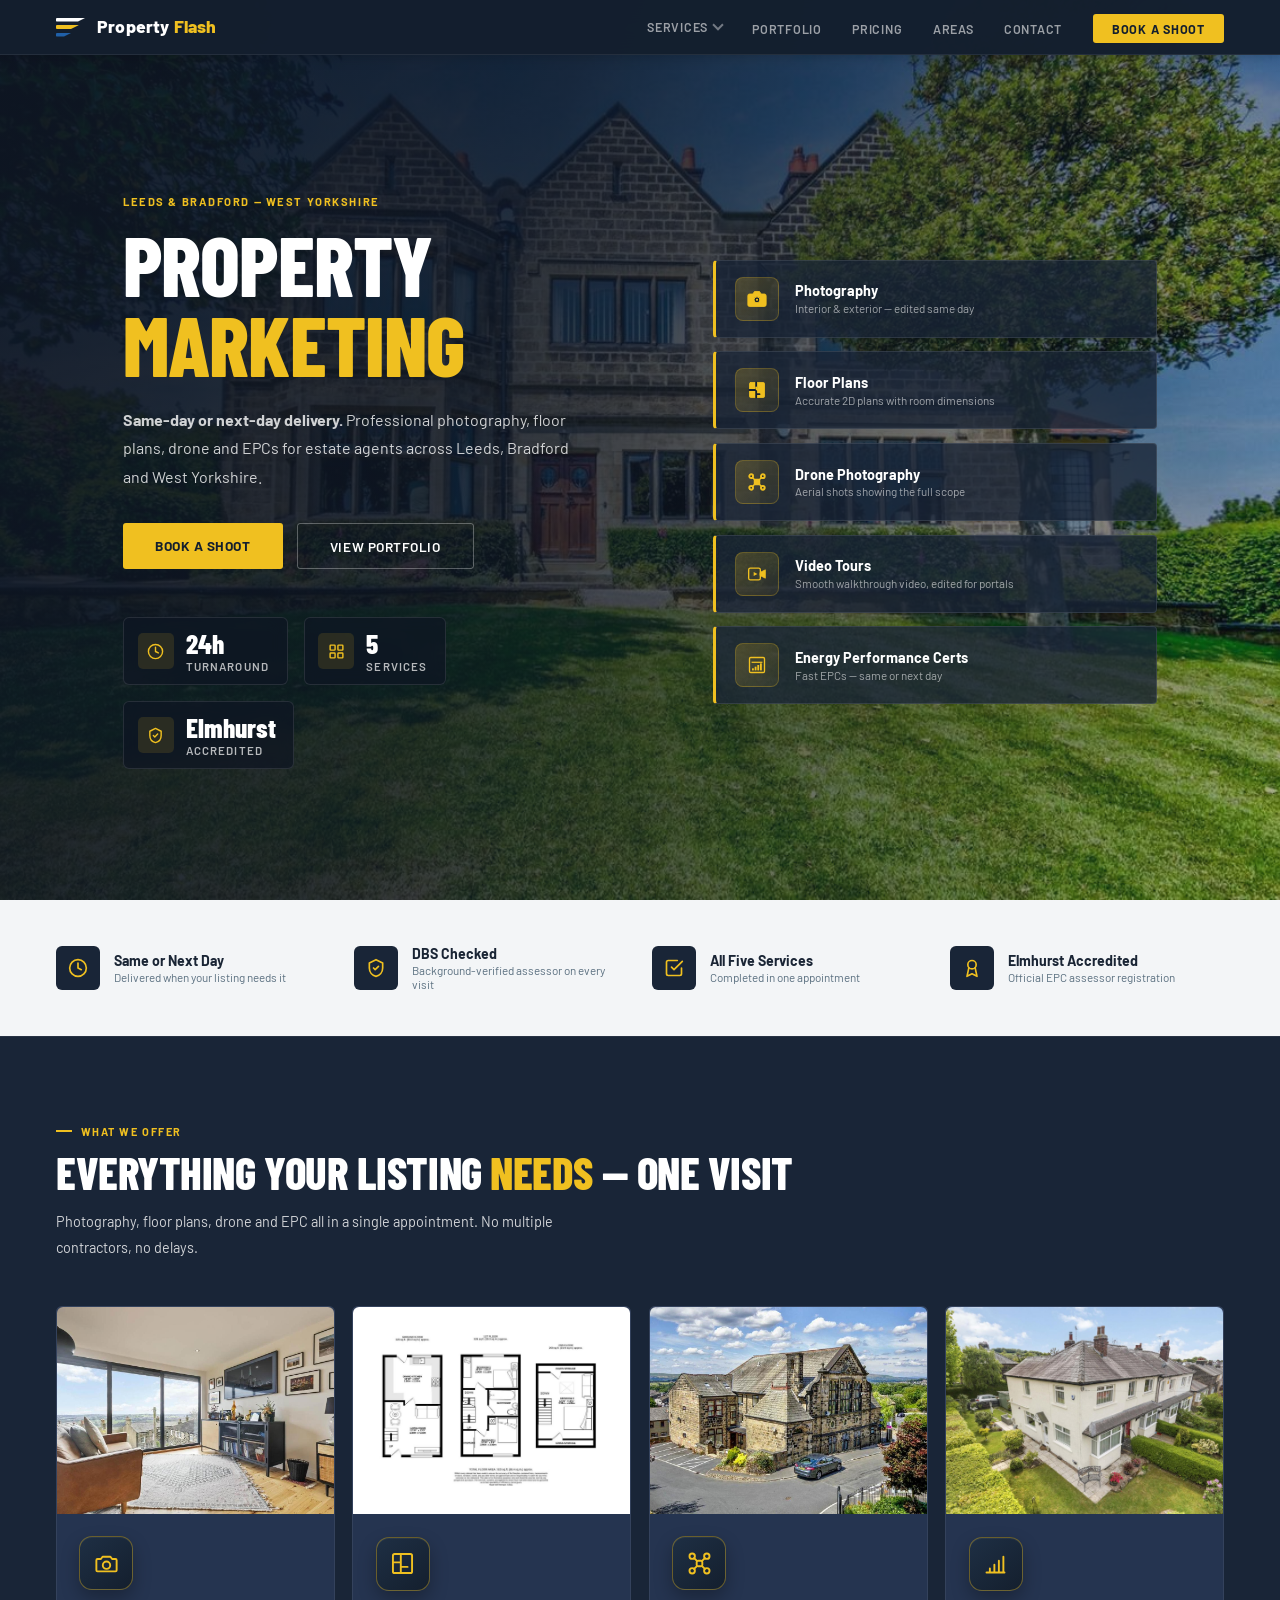
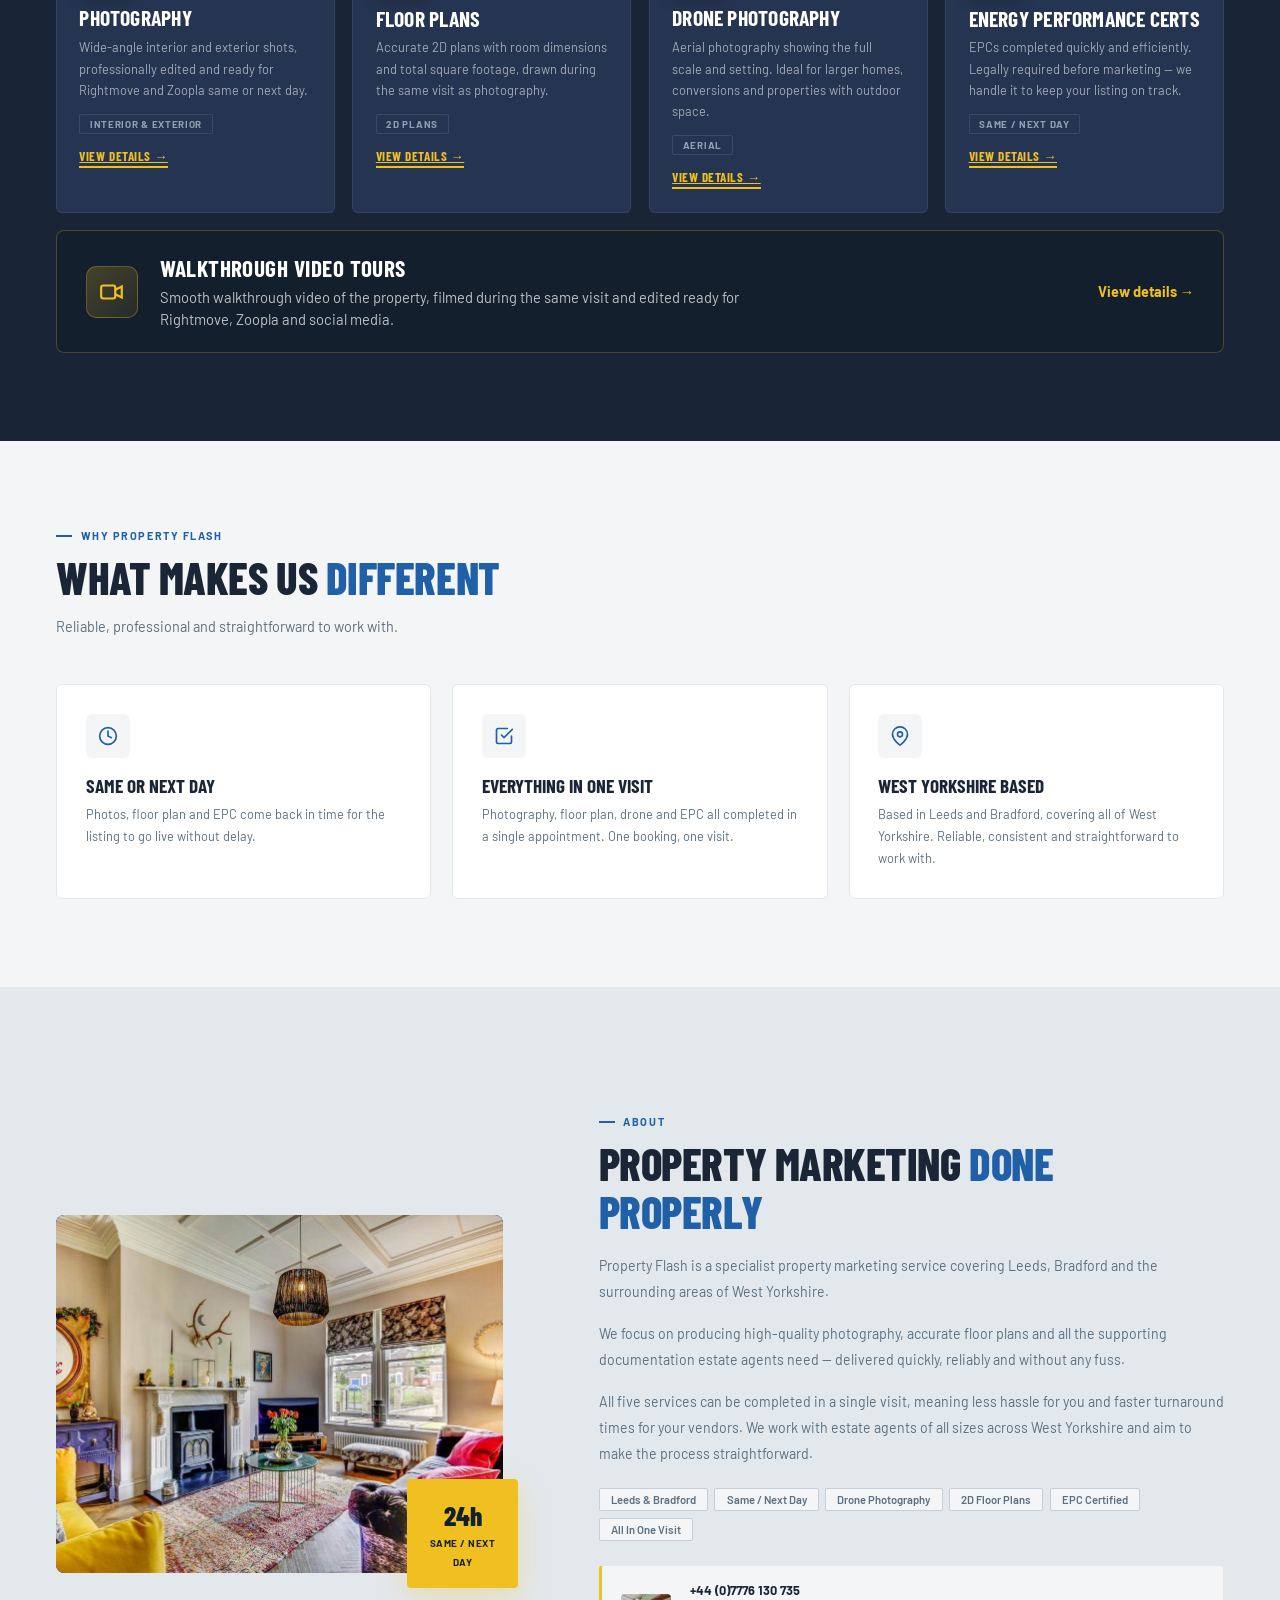
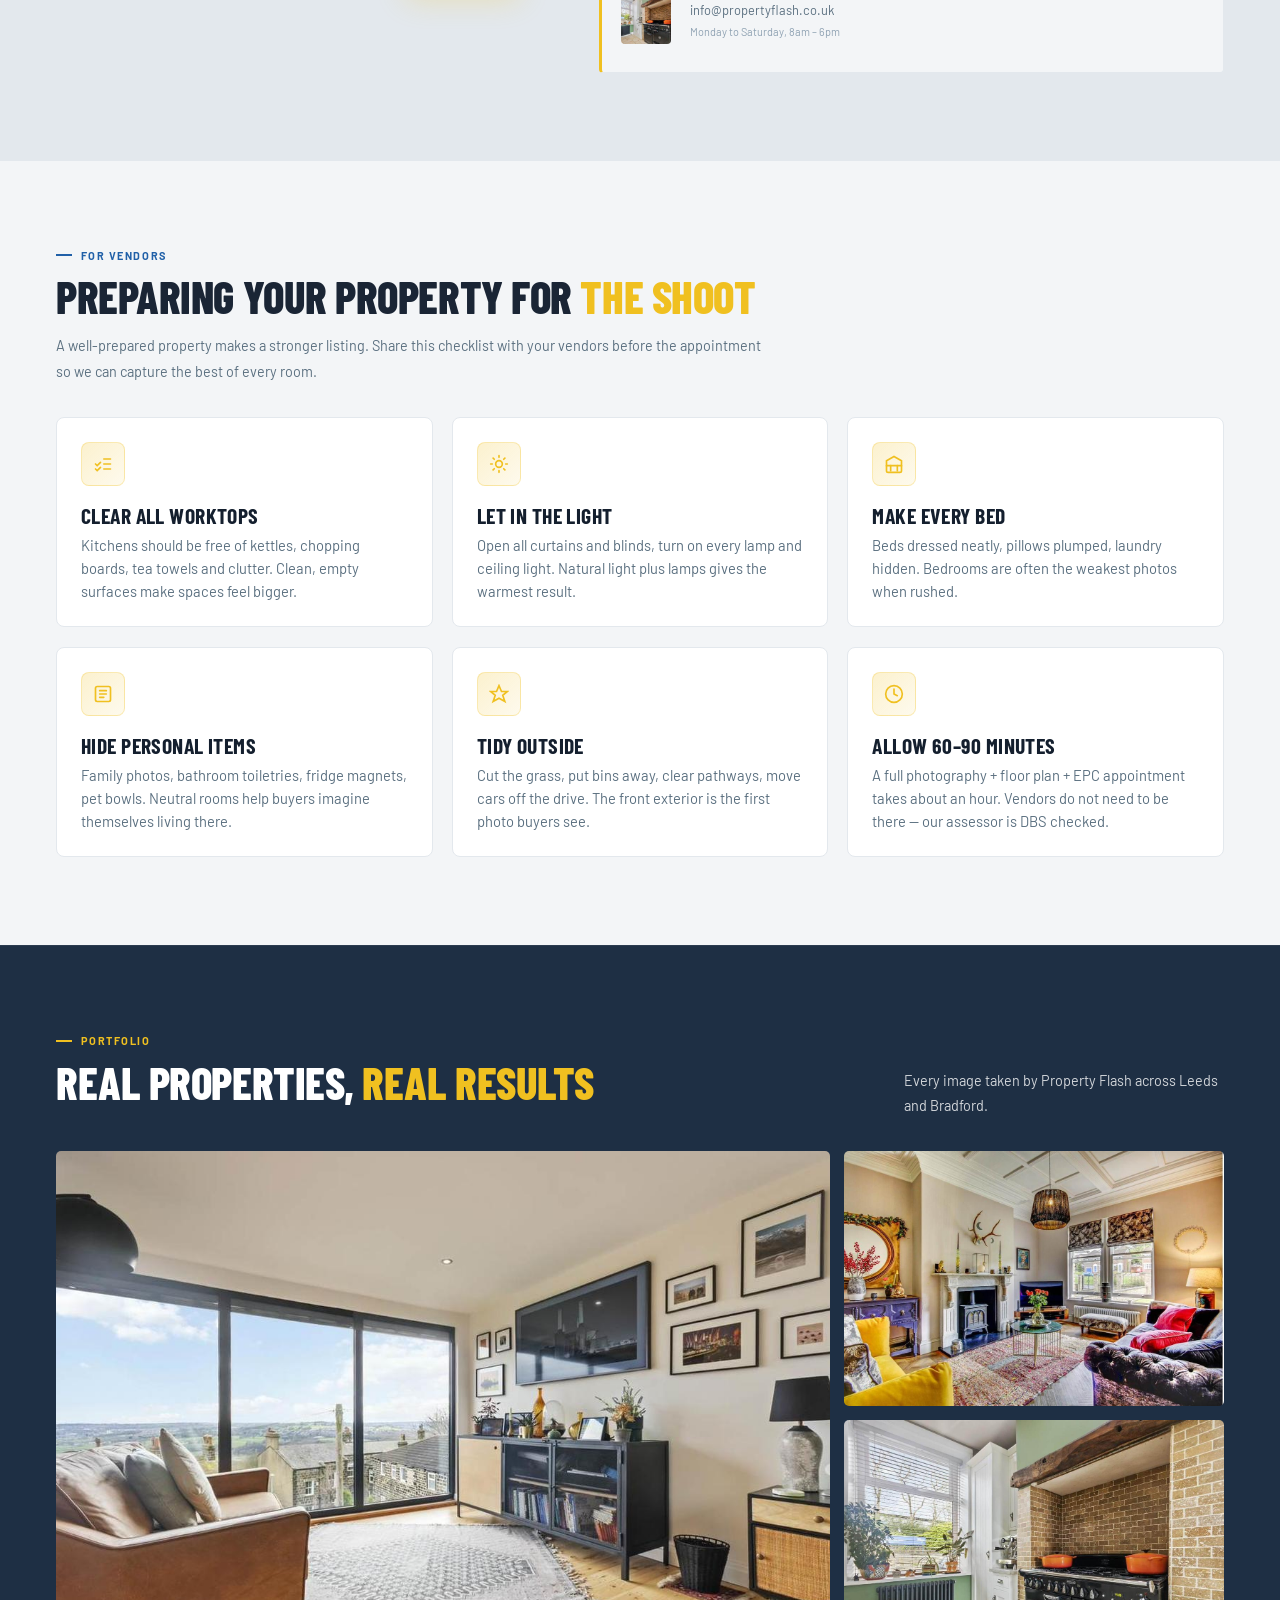
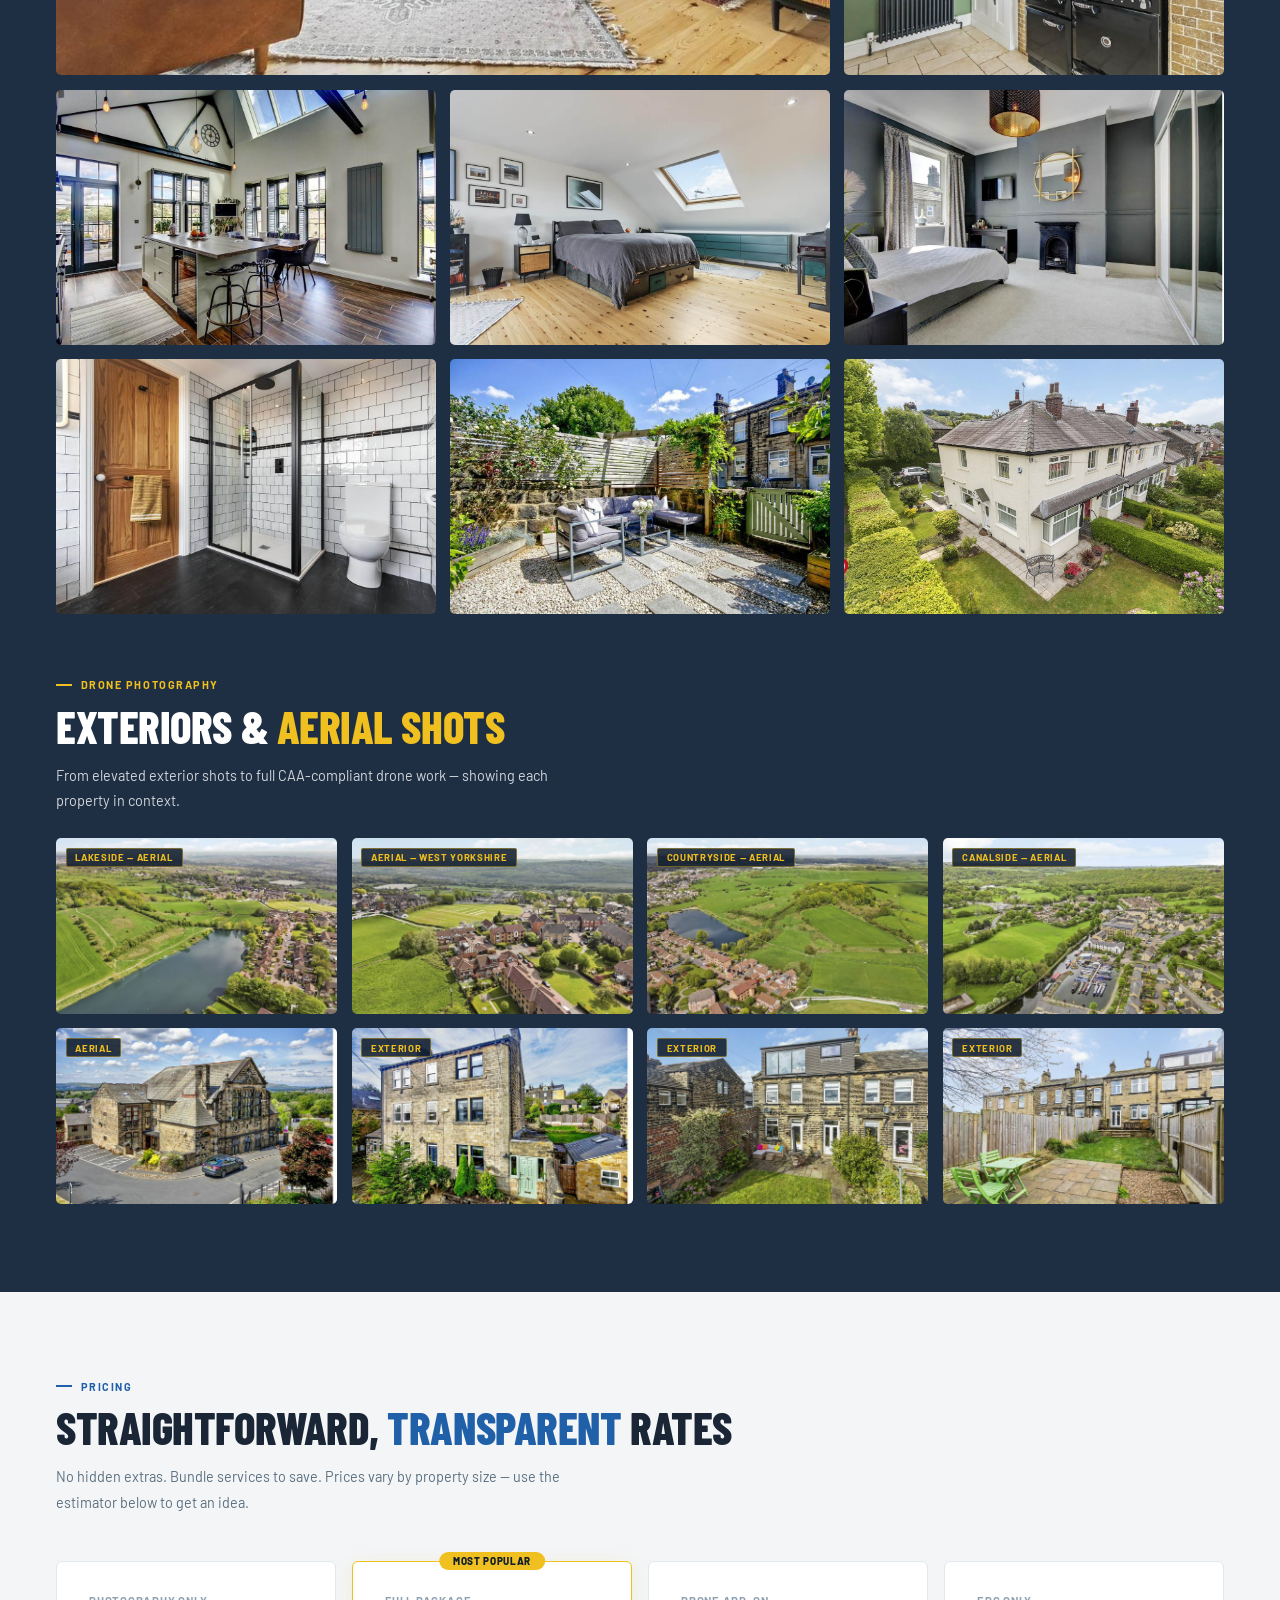
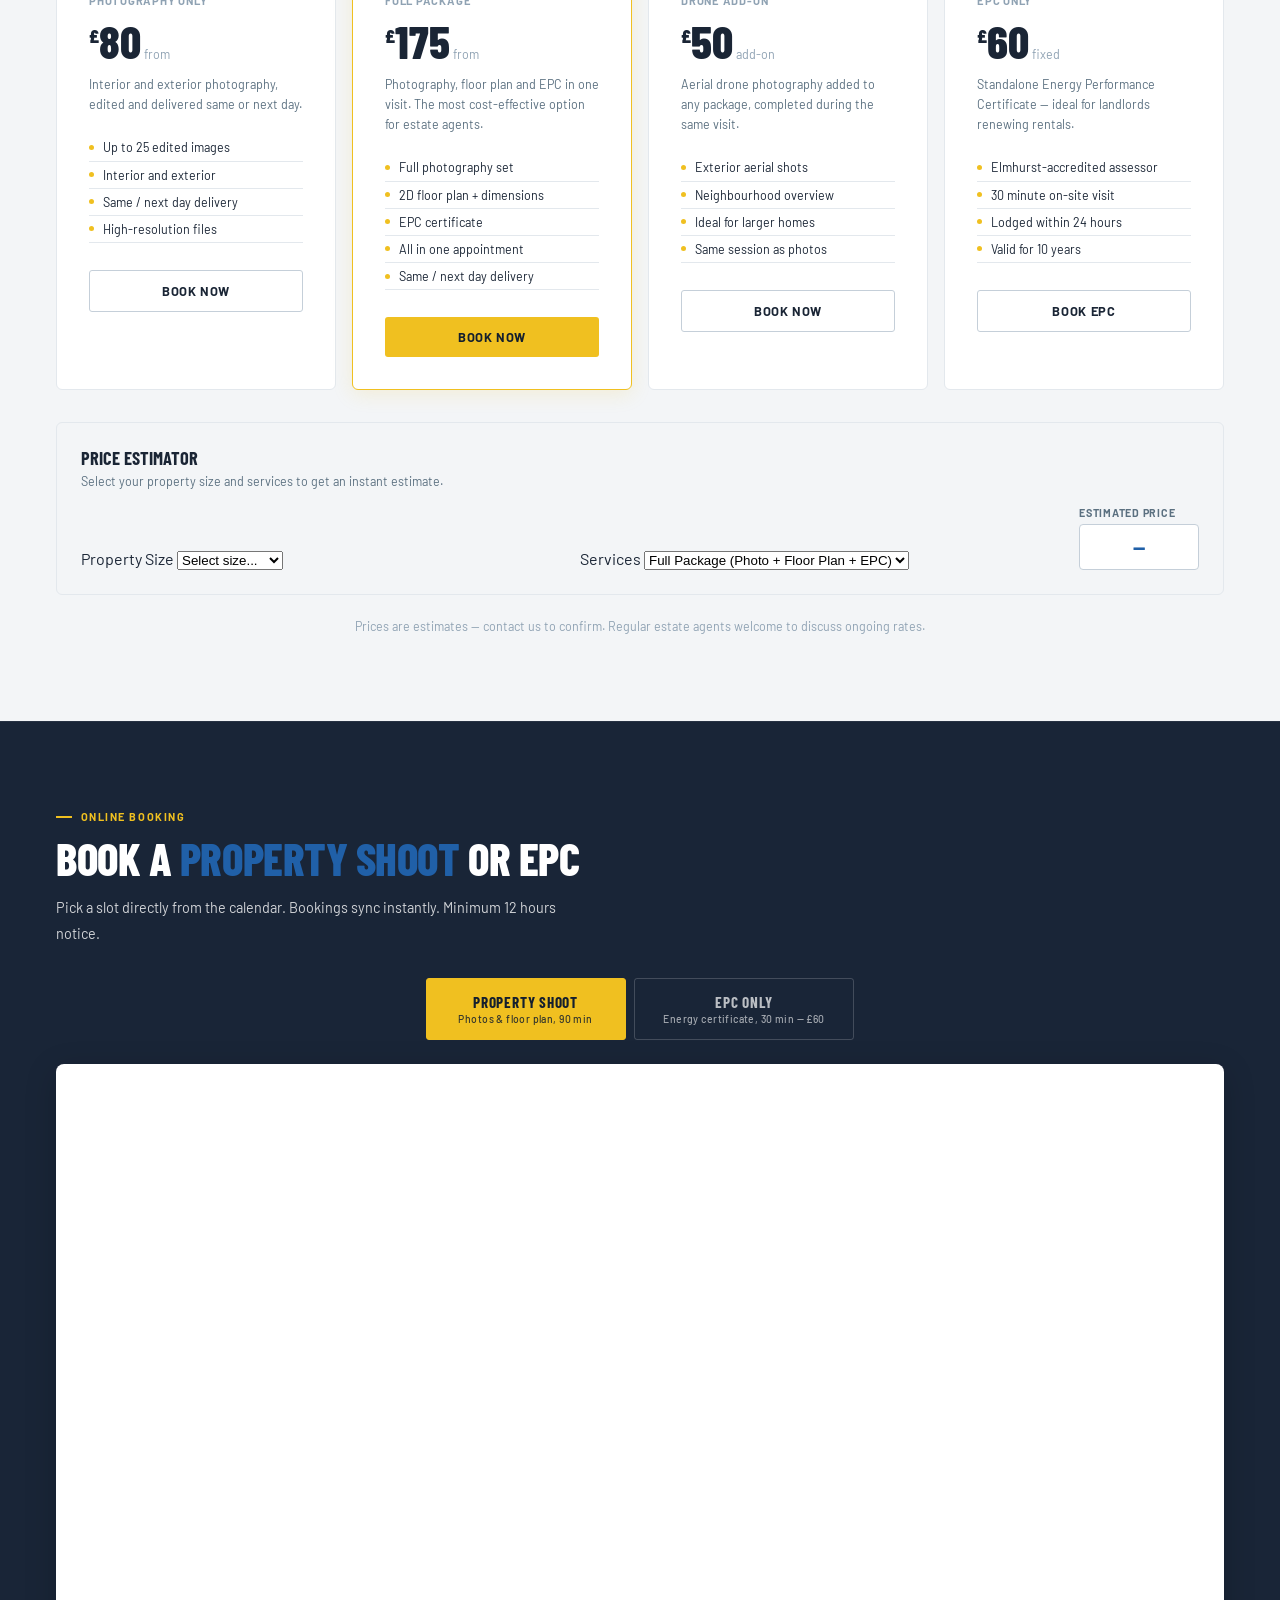
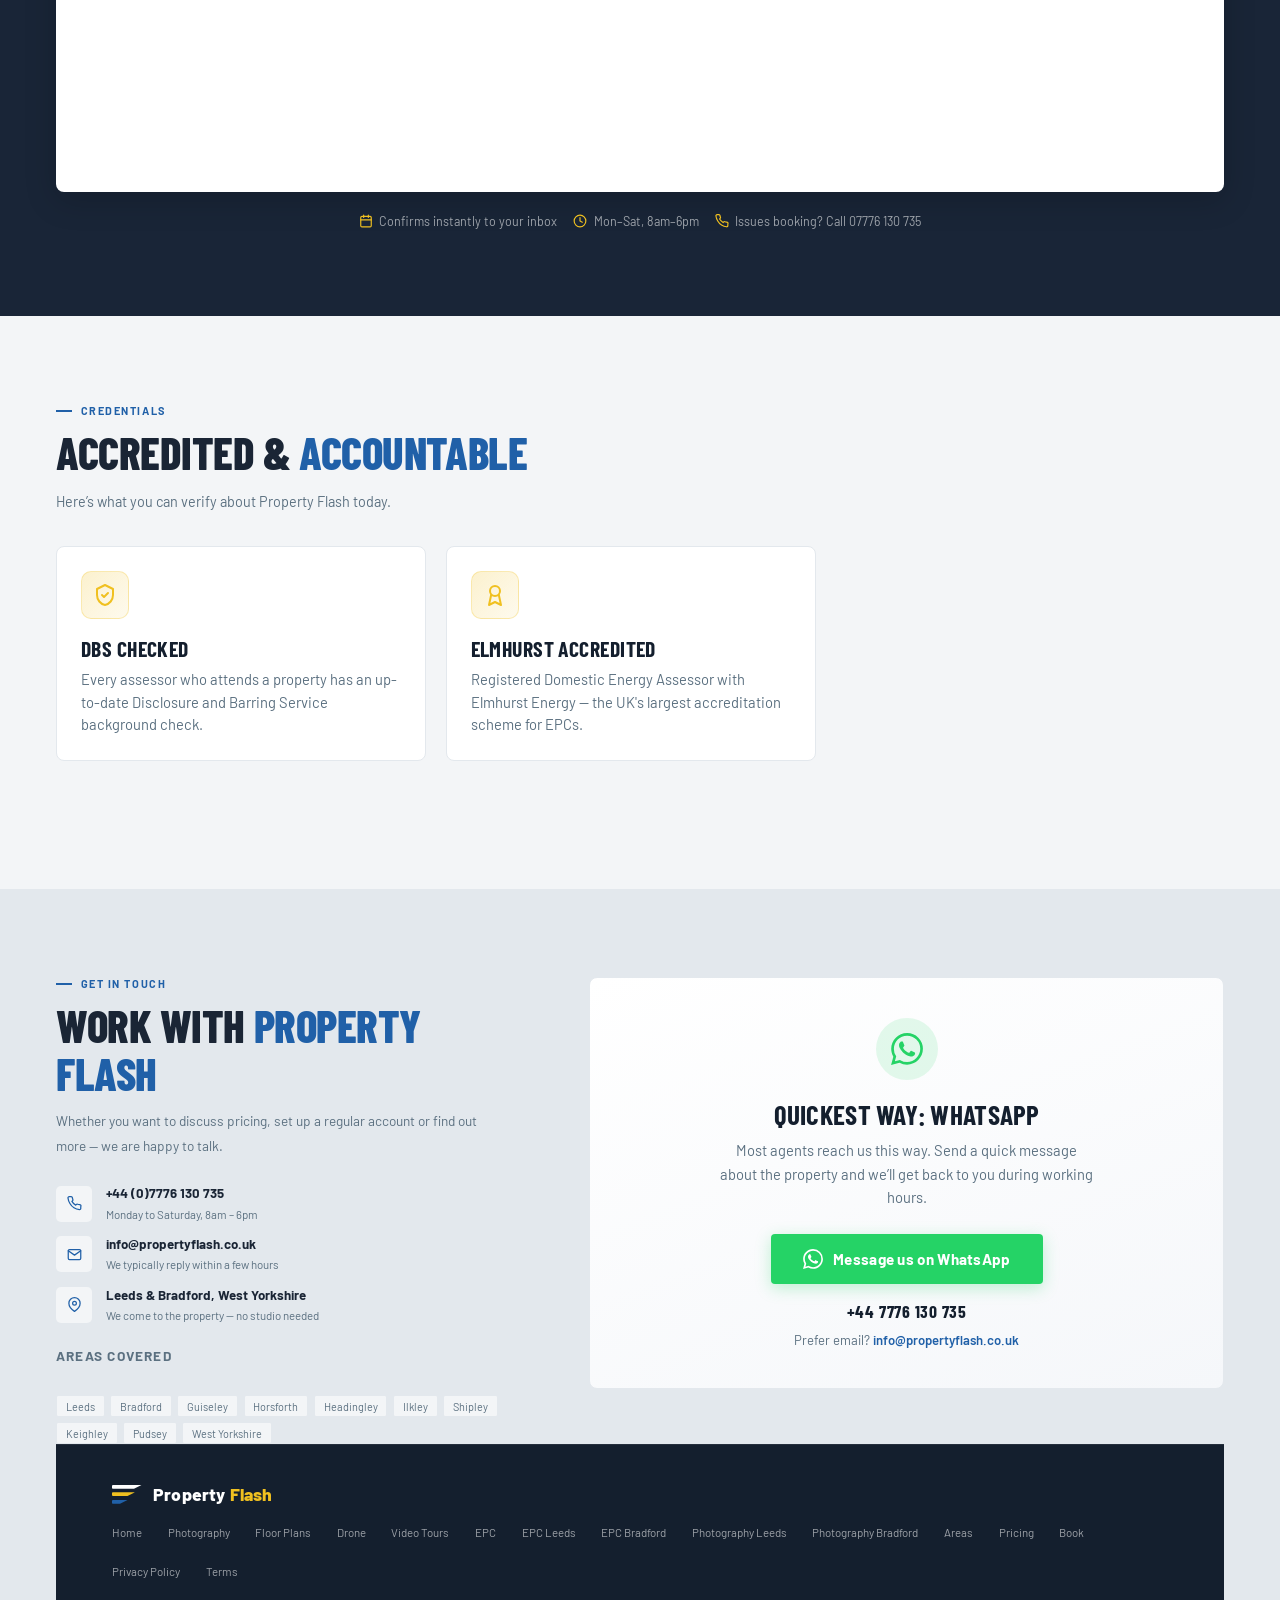
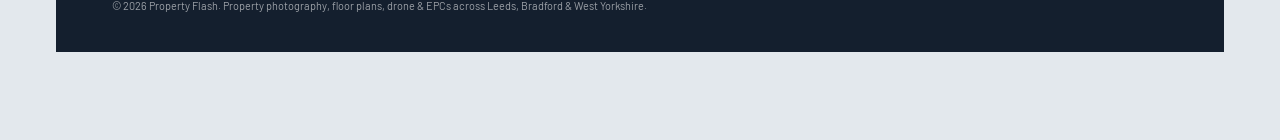
<file: index.html>
<!DOCTYPE html>
<html lang="en">
<head>
<meta charset="UTF-8"/>
<meta name="viewport" content="width=device-width,initial-scale=1.0"/>
<title>Property Flash – Property Photography Leeds &amp; Bradford</title>
<meta name="description" content="Same day or next day property photography, floor plans, drone, video tours and EPCs across Leeds, Bradford and West Yorkshire. Trusted by estate agents. Book online."/>
<link rel="canonical" href="https://www.propertyflash.co.uk/"/>
<meta name="theme-color" content="#141f2e"/>
<meta property="og:type" content="website"/>
<meta property="og:site_name" content="Property Flash"/>
<meta property="og:locale" content="en_GB"/>
<meta property="og:title" content="Property Flash – Property Photography Leeds &amp; Bradford"/>
<meta property="og:description" content="Same day or next day property photography, floor plans, drone and EPCs across Leeds, Bradford and West Yorkshire. Trusted by estate agents. Book online."/>
<meta property="og:url" content="https://www.propertyflash.co.uk/"/>
<meta property="og:image" content="https://www.propertyflash.co.uk/og.jpg"/>
<meta name="twitter:card" content="summary_large_image"/>
<meta name="twitter:title" content="Property Flash – Property Photography Leeds &amp; Bradford"/>
<meta name="twitter:description" content="Same day or next day property photography, floor plans, drone and EPCs across Leeds, Bradford and West Yorkshire. Trusted by estate agents. Book online."/>
<meta name="twitter:image" content="https://www.propertyflash.co.uk/og.jpg"/>
<link rel="icon" href="/favicon.ico" sizes="any"/>
<link rel="icon" type="image/svg+xml" href="/favicon.svg"/>
<link rel="apple-touch-icon" href="/apple-touch-icon.png"/>
<link rel="preconnect" href="https://fonts.googleapis.com">
<link rel="preconnect" href="https://fonts.gstatic.com" crossorigin>
<link href="https://fonts.googleapis.com/css2?family=Barlow+Condensed:wght@600;700;800&family=Barlow:wght@300;400;500;600;700&display=swap" rel="stylesheet">
<link rel="stylesheet" href="/styles.css">
<script type="application/ld+json">{"@context":"https://schema.org","@type":"ProfessionalService","@id":"https://www.propertyflash.co.uk/#business","name":"Property Flash","image":"https://www.propertyflash.co.uk/og.jpg","url":"https://www.propertyflash.co.uk","telephone":"+447776130735","email":"info@propertyflash.co.uk","priceRange":"\u00a3\u00a3","description":"Property photography, 2D floor plans, drone photography and EPCs for estate agents and landlords across Leeds, Bradford and West Yorkshire. Same or next day delivery.","areaServed":[{"@type":"City","name":"Leeds"},{"@type":"City","name":"Bradford"},{"@type":"City","name":"Guiseley"},{"@type":"City","name":"Yeadon"},{"@type":"City","name":"Horsforth"},{"@type":"City","name":"Pudsey"},{"@type":"City","name":"Headingley"},{"@type":"City","name":"Ilkley"},{"@type":"City","name":"Shipley"},{"@type":"City","name":"Keighley"},{"@type":"AdministrativeArea","name":"West Yorkshire"}],"address":{"@type":"PostalAddress","addressRegion":"West Yorkshire","addressCountry":"GB"},"openingHoursSpecification":[{"@type":"OpeningHoursSpecification","dayOfWeek":["Monday","Tuesday","Wednesday","Thursday","Friday","Saturday"],"opens":"08:00","closes":"18:00"}],"hasOfferCatalog":{"@type":"OfferCatalog","name":"Property marketing services","itemListElement":[{"@type":"Offer","itemOffered":{"@type":"Service","name":"Property Photography"},"priceCurrency":"GBP","price":"80"},{"@type":"Offer","itemOffered":{"@type":"Service","name":"2D Floor Plans"}},{"@type":"Offer","itemOffered":{"@type":"Service","name":"Drone Photography"},"priceCurrency":"GBP","price":"50"},{"@type":"Offer","itemOffered":{"@type":"Service","name":"Energy Performance Certificate"},"priceCurrency":"GBP","price":"60"},{"@type":"Offer","itemOffered":{"@type":"Service","name":"Walkthrough Video Tours"}}]}}</script>
<script type="text/javascript">
(function (C, A, L) { let p = function (a, ar) { a.q.push(ar); }; let d = C.document; C.Cal = C.Cal || function () { let cal = C.Cal; let ar = arguments; if (!cal.loaded) { cal.ns = {}; cal.q = cal.q || []; d.head.appendChild(d.createElement("script")).src = A; cal.loaded = true; } if (ar[0] === L) { const api = function () { p(api, arguments); }; const namespace = ar[1]; api.q = api.q || []; if(typeof namespace === "string"){cal.ns[namespace] = cal.ns[namespace] || api;p(cal.ns[namespace], ar);p(cal, ["initNamespace", namespace]);} else p(cal, ar); return;} p(cal, ar); }; })(window, "https://app.cal.com/embed/embed.js", "init");
Cal("init", "shoot", {origin:"https://cal.com"});
Cal.ns.shoot("inline", {elementOrSelector:"#cal-shoot", config:{layout:"month_view", theme:"light"}, calLink:"propertyflash/shoot"});
Cal.ns.shoot("ui", {hideEventTypeDetails:false, layout:"month_view", cssVarsPerTheme:{light:{"cal-brand":"#141f2e"}}});
Cal("init", "epc", {origin:"https://cal.com"});
Cal.ns.epc("inline", {elementOrSelector:"#cal-epc", config:{layout:"month_view", theme:"light"}, calLink:"propertyflash/epc"});
Cal.ns.epc("ui", {hideEventTypeDetails:false, layout:"month_view", cssVarsPerTheme:{light:{"cal-brand":"#141f2e"}}});
</script>
</head>
<body>

<nav id="nav">
  <a class="logo" href="/">
    <div class="stripes"><span class="st stw"></span><span class="st sty"></span><span class="st stb"></span></div>
    <div class="logotype">Property <span class="fl">Flash</span></div>
  </a>
  <div class="nav-contact"><a href="tel:+447776130735" class="nphone"><svg viewBox="0 0 24 24"><path d="M22 16.92v3a2 2 0 0 1-2.18 2 19.79 19.79 0 0 1-8.63-3.07A19.5 19.5 0 0 1 4.69 12 19.79 19.79 0 0 1 1.63 3.42 2 2 0 0 1 3.6 1h3a2 2 0 0 1 2 1.72 12.84 12.84 0 0 0 .7 2.81 2 2 0 0 1-.45 2.11L7.91 8.62a16 16 0 0 0 6 6l.97-.97a2 2 0 0 1 2.11-.45 12.84 12.84 0 0 0 2.81.7A2 2 0 0 1 22 16.92z"/></svg>07776 130 735</a><a href="https://wa.me/447776130735" class="nwa" target="_blank" aria-label="WhatsApp"><svg viewBox="0 0 24 24"><path d="M20.5 3.5A11.5 11.5 0 0 0 2.1 17.4L.5 23.5l6.2-1.6A11.5 11.5 0 0 0 20.5 3.5zM12 21.3a9.3 9.3 0 0 1-4.7-1.3l-.3-.2-3.7 1 1-3.6-.2-.4a9.3 9.3 0 1 1 7.9 4.4zm5.1-7c-.3-.1-1.7-.8-1.9-.9s-.4-.1-.6.1-.7.9-.9 1.1-.3.1-.6 0c-1.7-.8-2.8-1.5-3.9-3.4-.3-.5.3-.5.9-1.5.1-.2 0-.3 0-.5s-.6-1.5-.9-2c-.2-.5-.5-.4-.6-.4h-.5c-.2 0-.5.1-.7.3-.9.9-1.3 2.1-1.3 3.3 0 1.3.9 2.8 1.1 3 .2.2 2.5 3.9 6 5.2 2.7 1.1 3.3.9 3.9.9s1.7-.7 2-1.4.3-1.3.2-1.4-.3-.1-.5-.3z"/></svg></a></div>
  <ul class="navlinks" id="nm">
    <li class="has-sub"><a href="/#services">Services</a>
      <ul class="subnav">
        <li><a href="/property-photography/">Photography</a></li>
        <li><a href="/floor-plans/">Floor Plans</a></li>
        <li><a href="/drone/">Drone</a></li>
        <li><a href="/video-tours/">Video Tours</a></li>
        <li><a href="/epc/">EPC</a></li>
      </ul>
    </li>
    <li><a href="/#gallery">Portfolio</a></li>
    <li><a href="/#pricing">Pricing</a></li>
    <li><a href="/areas/">Areas</a></li>
    <li><a href="/#contact">Contact</a></li>
    <li><a href="/#booking" class="nbtn">Book a Shoot</a></li>
  </ul>
  <button class="brgr" onclick="document.getElementById('nm').classList.toggle('open')"><span></span><span></span><span></span></button>
</nav>

<!-- HERO -->
<section id="hero">
  <div class="hero-photo"><img src="/images/hero.jpg" alt="Property Flash Leeds Bradford property photography" loading="lazy" style="width:100%;height:100%;object-fit:cover;object-position:center 38%"></div>
  <div class="hero-fade"></div>
  <div class="hero-content">
    <div>
      <span class="h-tag">Leeds &amp; Bradford — West Yorkshire</span>
      <h1>Property<br><span class="y">Marketing</span></h1>
      <p class="h-lead"><strong>Same-day or next-day delivery.</strong> Professional photography, floor plans, drone and EPCs for estate agents across Leeds, Bradford and West Yorkshire.</p>
      <div class="h-btns">
        <a href="#booking" class="bta">Book a Shoot</a>
        <a href="#gallery" class="btb">View Portfolio</a>
      </div>
      <div class="h-stats">
        <div class="stat-pill"><div class="stat-ico"><svg viewBox="0 0 24 24"><circle cx="12" cy="12" r="10"/><polyline points="12 6 12 12 16 14"/></svg></div><div><span class="spn">24h</span><span class="spl">Turnaround</span></div></div>
        <div class="stat-pill"><div class="stat-ico"><svg viewBox="0 0 24 24"><rect x="3" y="3" width="7" height="7" rx="1"/><rect x="14" y="3" width="7" height="7" rx="1"/><rect x="3" y="14" width="7" height="7" rx="1"/><rect x="14" y="14" width="7" height="7" rx="1"/></svg></div><div><span class="spn">5</span><span class="spl">Services</span></div></div>
        <div class="stat-pill"><div class="stat-ico"><svg viewBox="0 0 24 24" fill="none" stroke="var(--yellow)" stroke-width="2"><path d="M12 2l8 4v6c0 5-3.5 9-8 10-4.5-1-8-5-8-10V6l8-4z"/><polyline points="9 12 11 14 15 10"/></svg></div><div><span class="spn">Elmhurst</span><span class="spl">Accredited</span></div></div>
      </div>
    </div>
    <div class="hcards">
      <div class="hcard"><div class="hcard-ico"><svg viewBox="0 0 24 24"><path fill="var(--yellow)" stroke="var(--yellow)" stroke-width="1" d="M23 19a2 2 0 0 1-2 2H3a2 2 0 0 1-2-2V8a2 2 0 0 1 2-2h4l2-3h6l2 3h4a2 2 0 0 1 2 2z"/><circle cx="12" cy="13" r="3.6" fill="var(--navy)" stroke="var(--yellow)" stroke-width="1.2"/><circle cx="12" cy="13" r="1.3" fill="var(--yellow)"/></svg></div><div><h4>Photography</h4><p>Interior &amp; exterior — edited same day</p></div></div>
      <div class="hcard"><div class="hcard-ico"><svg viewBox="0 0 24 24"><rect x="3" y="3" width="18" height="18" rx="1.5" fill="var(--yellow)" stroke="var(--yellow)" stroke-width="1"/><path stroke="var(--navy)" stroke-width="2.2" fill="none" stroke-linecap="round" d="M3 12h7M11 3v18M11 17h4"/><path stroke="var(--yellow)" stroke-width="2.2" fill="none" stroke-linecap="round" d="M11 9a3 3 0 0 0 3 3"/></svg></div><div><h4>Floor Plans</h4><p>Accurate 2D plans with room dimensions</p></div></div>
      <div class="hcard"><div class="hcard-ico"><svg viewBox="0 0 24 24"><path stroke="var(--yellow)" stroke-width="1.8" fill="none" stroke-linecap="round" d="M6.5 6.5L17.5 17.5M17.5 6.5L6.5 17.5"/><circle cx="5" cy="5" r="2.5" fill="var(--yellow)" stroke="var(--yellow)"/><circle cx="19" cy="5" r="2.5" fill="var(--yellow)" stroke="var(--yellow)"/><circle cx="5" cy="19" r="2.5" fill="var(--yellow)" stroke="var(--yellow)"/><circle cx="19" cy="19" r="2.5" fill="var(--yellow)" stroke="var(--yellow)"/><circle cx="5" cy="5" r="1" fill="var(--navy)"/><circle cx="19" cy="5" r="1" fill="var(--navy)"/><circle cx="5" cy="19" r="1" fill="var(--navy)"/><circle cx="19" cy="19" r="1" fill="var(--navy)"/><rect x="9" y="9" width="6" height="6" rx="1" fill="var(--yellow)" stroke="var(--yellow)"/></svg></div><div><h4>Drone Photography</h4><p>Aerial shots showing the full scope</p></div></div>
      <div class="hcard"><div class="hcard-ico"><svg viewBox="0 0 24 24"><rect x="2" y="5" width="14" height="14" rx="2" fill="none" stroke="var(--yellow)" stroke-width="1.6"/><path d="M16 10l6-3v10l-6-3z" fill="var(--yellow)" stroke="var(--yellow)" stroke-width="1" stroke-linejoin="round"/><path d="M8 9.5l4.5 2.5L8 14.5z" fill="var(--yellow)"/></svg></div><div><h4>Video Tours</h4><p>Smooth walkthrough video, edited for portals</p></div></div>
      <div class="hcard"><div class="hcard-ico"><svg viewBox="0 0 24 24"><rect x="3" y="3" width="18" height="18" rx="1.5" fill="none" stroke="var(--yellow)" stroke-width="1.6"/><rect x="5.5" y="8" width="13" height="1.5" fill="var(--yellow)"/><rect x="6"   y="16" width="2.2" height="2.5" fill="var(--yellow)"/><rect x="9.2" y="14" width="2.2" height="4.5" fill="var(--yellow)"/><rect x="12.4" y="12" width="2.2" height="6.5" fill="var(--yellow)"/><rect x="15.6" y="10" width="2.2" height="8.5" fill="var(--yellow)"/></svg></div><div><h4>Energy Performance Certs</h4><p>Fast EPCs — same or next day</p></div></div>
    </div>
  </div>
</section>

<!-- TRUST BAR -->
<div class="trust">
  <div class="trust-inner w">
    <div class="titem"><div class="tico"><svg viewBox="0 0 24 24"><circle cx="12" cy="12" r="10"/><polyline points="12 6 12 12 16 14"/></svg></div><div><h4>Same or Next Day</h4><p>Delivered when your listing needs it</p></div></div>
    <div class="titem"><div class="tico"><svg viewBox="0 0 24 24"><path d="M12 2l8 4v6c0 5-3.5 9-8 10-4.5-1-8-5-8-10V6l8-4z"/><polyline points="9 12 11 14 15 10"/></svg></div><div><h4>DBS Checked</h4><p>Background-verified assessor on every visit</p></div></div>
    <div class="titem"><div class="tico"><svg viewBox="0 0 24 24"><polyline points="9 11 12 14 22 4"/><path d="M21 12v7a2 2 0 0 1-2 2H5a2 2 0 0 1-2-2V5a2 2 0 0 1 2-2h11"/></svg></div><div><h4>All Five Services</h4><p>Completed in one appointment</p></div></div>
    <div class="titem"><div class="tico"><svg viewBox="0 0 24 24"><circle cx="12" cy="8" r="5"/><path d="M8.2 11.8L6 22l6-3 6 3-2.2-10.2"/></svg></div><div><h4>Elmhurst Accredited</h4><p>Official EPC assessor registration</p></div></div>
  </div>
</div>

<!-- SERVICES -->
<div class="dk" id="services">
  <div class="w">
    <div class="eye">What We Offer</div>
    <h2>Everything Your Listing <span class="y">Needs</span> — One Visit</h2>
    <p class="sub" style="margin-top:.3rem">Photography, floor plans, drone and EPC all in a single appointment. No multiple contractors, no delays.</p>
    <div class="svc-grid">
      <div class="svc"><div class="svc-img"><img src="/images/service-photography.jpg" alt="Property photography Leeds" loading="lazy" style="width:100%;height:100%;object-fit:cover"></div><div class="svc-body"><div class="svc-ico"><svg viewBox="0 0 24 24"><path d="M4 8h3l1.5-2h7L17 8h3a1 1 0 0 1 1 1v9a1 1 0 0 1-1 1H4a1 1 0 0 1-1-1V9a1 1 0 0 1 1-1z"/><circle cx="12" cy="13.5" r="3.3"/></svg></div><h3>Photography</h3><p>Wide-angle interior and exterior shots, professionally edited and ready for Rightmove and Zoopla same or next day.</p><span class="svc-tag">Interior &amp; Exterior</span><a class="sp-cardlink" href="/property-photography/">View details &rarr;</a></div></div>
      <div class="svc"><div class="svc-img wimg"><img src="/images/service-floor-plans.jpg" alt="2D floor plan Leeds" loading="lazy" style="width:100%;height:100%;object-fit:contain"></div><div class="svc-body"><div class="svc-ico"><svg viewBox="0 0 24 24"><rect x="3.5" y="3.5" width="17" height="17" rx="1.5"/><path d="M3.5 11h7M10.5 3.5v17M10.5 15h6"/></svg></div><h3>Floor Plans</h3><p>Accurate 2D plans with room dimensions and total square footage, drawn during the same visit as photography.</p><span class="svc-tag">2D Plans</span><a class="sp-cardlink" href="/floor-plans/">View details &rarr;</a></div></div>
      <div class="svc"><div class="svc-img"><img src="/images/service-drone.jpg" alt="Drone property photography" loading="lazy" style="width:100%;height:100%;object-fit:cover"></div><div class="svc-body"><div class="svc-ico"><svg viewBox="0 0 24 24"><rect x="9.5" y="9.5" width="5" height="5" rx="1.2"/><circle cx="5.5" cy="5.5" r="2.4"/><circle cx="18.5" cy="5.5" r="2.4"/><circle cx="5.5" cy="18.5" r="2.4"/><circle cx="18.5" cy="18.5" r="2.4"/><path d="M7.2 7.2l2.3 2.3M16.8 7.2l-2.3 2.3M7.2 16.8l2.3-2.3M16.8 16.8l-2.3-2.3"/></svg></div><h3>Drone Photography</h3><p>Aerial photography showing the full scale and setting. Ideal for larger homes, conversions and properties with outdoor space.</p><span class="svc-tag">Aerial</span><a class="sp-cardlink" href="/drone/">View details &rarr;</a></div></div>
      <div class="svc"><div class="svc-img"><img src="/images/exterior-semi-leeds.jpg" alt="Energy Performance Certificates for homes in Leeds and Bradford" loading="lazy" style="width:100%;height:100%;object-fit:cover"></div><div class="svc-body"><div class="svc-ico"><svg viewBox="0 0 24 24"><path d="M4 20h16M7 20v-3.5M11 20v-7M15 20v-10.5M19 20v-14"/></svg></div><h3>Energy Performance Certs</h3><p>EPCs completed quickly and efficiently. Legally required before marketing — we handle it to keep your listing on track.</p><span class="svc-tag">Same / Next Day</span><a class="sp-cardlink" href="/epc/">View details &rarr;</a></div></div>
    </div>
    <a class="svc-wide" href="/video-tours/">
      <div class="svcw-ico"><svg viewBox="0 0 24 24" fill="none" stroke="var(--yellow)" stroke-width="2"><rect x="2" y="6" width="13" height="12" rx="2"/><path d="M15 10l6-3v10l-6-3"/></svg></div>
      <div class="svcw-body"><h3>Walkthrough Video Tours</h3><p>Smooth walkthrough video of the property, filmed during the same visit and edited ready for Rightmove, Zoopla and social media.</p></div>
      <span class="svcw-link">View details &rarr;</span>
    </a>
  </div>
</div>

<!-- WHY -->
<div class="lt" id="why">
  <div class="w">
    <div class="eye">Why Property Flash</div>
    <h2>What Makes Us <span class="b">Different</span></h2>
    <p class="sub" style="margin-top:.3rem">Reliable, professional and straightforward to work with.</p>
    <div class="why-grid">
      <div class="wcard"><div class="wcard-ico"><svg viewBox="0 0 24 24"><circle cx="12" cy="12" r="10"/><polyline points="12 6 12 12 16 14"/></svg></div><h3>Same or Next Day</h3><p>Photos, floor plan and EPC come back in time for the listing to go live without delay.</p></div>
      <div class="wcard"><div class="wcard-ico"><svg viewBox="0 0 24 24"><polyline points="9 11 12 14 22 4"/><path d="M21 12v7a2 2 0 0 1-2 2H5a2 2 0 0 1-2-2V5a2 2 0 0 1 2-2h11"/></svg></div><h3>Everything in One Visit</h3><p>Photography, floor plan, drone and EPC all completed in a single appointment. One booking, one visit.</p></div>
      <div class="wcard"><div class="wcard-ico"><svg viewBox="0 0 24 24"><path d="M21 10c0 7-9 13-9 13s-9-6-9-13a9 9 0 0 1 18 0z"/><circle cx="12" cy="10" r="3"/></svg></div><h3>West Yorkshire Based</h3><p>Based in Leeds and Bradford, covering all of West Yorkshire. Reliable, consistent and straightforward to work with.</p></div>
    </div>
  </div>
</div>

<!-- ABOUT -->
<div class="lt2" id="about">
  <div class="w">
    <div class="about-grid">
      <div style="position:relative">
        <div class="about-photo"><img src="/images/gallery-2.jpg" alt="Property photography in Leeds by Property Flash" loading="lazy" style="width:100%;height:100%;object-fit:cover;object-position:top center"></div>
        <div class="about-badge"><span class="abn">24h</span><span class="abs">Same / Next<br>Day</span></div>
      </div>
      <div class="about-text">
        <div class="eye">About</div>
        <h2>Property Marketing <span class="b">Done Properly</span></h2>
        <p>Property Flash is a specialist property marketing service covering Leeds, Bradford and the surrounding areas of West Yorkshire.</p>
        <p>We focus on producing high-quality photography, accurate floor plans and all the supporting documentation estate agents need — delivered quickly, reliably and without any fuss.</p>
        <p>All five services can be completed in a single visit, meaning less hassle for you and faster turnaround times for your vendors. We work with estate agents of all sizes across West Yorkshire and aim to make the process straightforward.</p>
        <div class="chips">
          <span class="chip">Leeds &amp; Bradford</span><span class="chip">Same / Next Day</span>
          <span class="chip">Drone Photography</span><span class="chip">2D Floor Plans</span>
          <span class="chip">EPC Certified</span><span class="chip">All In One Visit</span>
        </div>
        <div class="about-contact">
          <div class="ac-img"><img src="/images/about-at-work.jpg" alt="Property Flash at work" loading="lazy" style="width:100%;height:100%;object-fit:cover"></div>
          <p><strong>+44 (0)7776 130 735</strong><br>info@propertyflash.co.uk<br><span style="font-size:.68rem;color:var(--g400)">Monday to Saturday, 8am – 6pm</span></p>
        </div>
      </div>
    </div>
  </div>
</div>

<!-- GALLERY -->

<!-- PREPARING YOUR PROPERTY -->
<div class="lt" id="prepare">
  <div class="w">
    <div class="eye">For Vendors</div>
    <h2>Preparing Your Property for <span class="y">the Shoot</span></h2>
    <p class="sub" style="margin-top:.3rem;max-width:720px">A well-prepared property makes a stronger listing. Share this checklist with your vendors before the appointment so we can capture the best of every room.</p>
    <div class="prep-grid">
      <div class="prep-card">
        <div class="prep-ico"><svg viewBox="0 0 24 24" fill="none" stroke="var(--yellow)" stroke-width="2" stroke-linecap="round"><path d="M3 12l2 2 4-4"/><path d="M3 18l2 2 4-4"/><path d="M13 6h8"/><path d="M13 12h8"/><path d="M13 18h8"/></svg></div>
        <h3>Clear All Worktops</h3>
        <p>Kitchens should be free of kettles, chopping boards, tea towels and clutter. Clean, empty surfaces make spaces feel bigger.</p>
      </div>
      <div class="prep-card">
        <div class="prep-ico"><svg viewBox="0 0 24 24" fill="none" stroke="var(--yellow)" stroke-width="2" stroke-linecap="round"><circle cx="12" cy="12" r="4"/><path d="M12 2v2M12 20v2M4.93 4.93l1.41 1.41M17.66 17.66l1.41 1.41M2 12h2M20 12h2M4.93 19.07l1.41-1.41M17.66 6.34l1.41-1.41"/></svg></div>
        <h3>Let In the Light</h3>
        <p>Open all curtains and blinds, turn on every lamp and ceiling light. Natural light plus lamps gives the warmest result.</p>
      </div>
      <div class="prep-card">
        <div class="prep-ico"><svg viewBox="0 0 24 24" fill="none" stroke="var(--yellow)" stroke-width="2" stroke-linecap="round"><path d="M3 8l9-5 9 5v12a2 2 0 0 1-2 2H5a2 2 0 0 1-2-2z"/><path d="M3 14h18"/><path d="M8 14v6M16 14v6"/></svg></div>
        <h3>Make Every Bed</h3>
        <p>Beds dressed neatly, pillows plumped, laundry hidden. Bedrooms are often the weakest photos when rushed.</p>
      </div>
      <div class="prep-card">
        <div class="prep-ico"><svg viewBox="0 0 24 24" fill="none" stroke="var(--yellow)" stroke-width="2" stroke-linecap="round"><rect x="3" y="3" width="18" height="18" rx="2"/><path d="M8 12h8M8 8h8M8 16h5"/></svg></div>
        <h3>Hide Personal Items</h3>
        <p>Family photos, bathroom toiletries, fridge magnets, pet bowls. Neutral rooms help buyers imagine themselves living there.</p>
      </div>
      <div class="prep-card">
        <div class="prep-ico"><svg viewBox="0 0 24 24" fill="none" stroke="var(--yellow)" stroke-width="2" stroke-linecap="round"><path d="M12 2L9 9H2l5.5 4.5L5 21l7-4 7 4-2.5-7.5L22 9h-7z"/></svg></div>
        <h3>Tidy Outside</h3>
        <p>Cut the grass, put bins away, clear pathways, move cars off the drive. The front exterior is the first photo buyers see.</p>
      </div>
      <div class="prep-card">
        <div class="prep-ico"><svg viewBox="0 0 24 24" fill="none" stroke="var(--yellow)" stroke-width="2" stroke-linecap="round"><circle cx="12" cy="12" r="10"/><polyline points="12 6 12 12 16 14"/></svg></div>
        <h3>Allow 60–90 Minutes</h3>
        <p>A full photography + floor plan + EPC appointment takes about an hour. Vendors do not need to be there — our assessor is DBS checked.</p>
      </div>
    </div>
  </div>
</div>

<div class="dk2" id="gallery">
  <div class="w">
    <div class="gal-hd">
      <div><div class="eye">Portfolio</div><h2>Real Properties, <span class="y">Real Results</span></h2></div>
      <p class="sub" style="max-width:320px">Every image taken by Property Flash across Leeds and Bradford.</p>
    </div>
    <div class="gal-grid">
      <div class="gi"><img src="/images/gallery-1.jpg" alt="Living Room Panoramic Valley View" loading="lazy" style="width:100%;height:100%;object-fit:cover"><div class="gio"><span>Living Room — Panoramic Valley View</span></div></div>
      <div class="gi"><img src="/images/gallery-2.jpg" alt="Period Living Room Leeds" loading="lazy" style="width:100%;height:100%;object-fit:cover"><div class="gio"><span>Period Living Room — Leeds</span></div></div>
      <div class="gi"><img src="/images/gallery-3.jpg" alt="Character Kitchen with Range Yorkshire" loading="lazy" style="width:100%;height:100%;object-fit:cover"><div class="gio"><span>Character Kitchen with Range — Yorkshire</span></div></div>
      <div class="gi"><img src="/images/gallery-4.jpg" alt="Vaulted Industrial Kitchen Yorkshire" loading="lazy" style="width:100%;height:100%;object-fit:cover"><div class="gio"><span>Vaulted Industrial Kitchen — Yorkshire</span></div></div>
      <div class="gi"><img src="/images/gallery-5.jpg" alt="Loft Bedroom with Skylight" loading="lazy" style="width:100%;height:100%;object-fit:cover"><div class="gio"><span>Loft Bedroom with Skylight</span></div></div>
      <div class="gi"><img src="/images/gallery-6.jpg" alt="Master Bedroom with Cast-Iron Fireplace" loading="lazy" style="width:100%;height:100%;object-fit:cover"><div class="gio"><span>Master Bedroom with Cast-Iron Fireplace</span></div></div>
      <div class="gi"><img src="/images/gallery-7.jpg" alt="Contemporary Bathroom Leeds" loading="lazy" style="width:100%;height:100%;object-fit:cover"><div class="gio"><span>Contemporary Bathroom — Leeds</span></div></div>
      <div class="gi"><img src="/images/gallery-8.jpg" alt="Landscaped Garden West Yorkshire" loading="lazy" style="width:100%;height:100%;object-fit:cover"><div class="gio"><span>Landscaped Garden — West Yorkshire</span></div></div>
      <div class="gi"><img src="/images/exterior-semi-leeds.jpg" alt="Semi-detached house exterior, Leeds" loading="lazy" style="width:100%;height:100%;object-fit:cover"><div class="gio"><span>Semi-Detached Exterior — Leeds</span></div></div>
    </div>
    <div style="margin-top:4rem">
      <div class="eye">Drone Photography</div>
      <h2>Exteriors & <span class="y">Aerial Shots</span></h2>
      <p class="sub" style="margin-top:.3rem;margin-bottom:1.5rem">From elevated exterior shots to full CAA-compliant drone work — showing each property in context.</p>
      <div class="drone-grid">
      <div class="di"><img src="/images/drone-lakeside-aerial.jpg" alt="Aerial drone photography of a lakeside development near Leeds" loading="lazy" style="width:100%;height:100%;object-fit:cover"><span class="dtag">Lakeside — Aerial</span></div><div class="di"><img src="/images/drone-cricket-aerial.jpg" alt="Aerial drone photograph over West Yorkshire" loading="lazy" style="width:100%;height:100%;object-fit:cover"><span class="dtag">Aerial — West Yorkshire</span></div><div class="di"><img src="/images/drone-valley-aerial.jpg" alt="Aerial drone view of countryside near Leeds" loading="lazy" style="width:100%;height:100%;object-fit:cover"><span class="dtag">Countryside — Aerial</span></div><div class="di"><img src="/images/drone-canal-aerial.jpg" alt="Aerial drone photograph of a canal marina in West Yorkshire" loading="lazy" style="width:100%;height:100%;object-fit:cover"><span class="dtag">Canalside — Aerial</span></div>
      
        <div class="di"><div class="dtag">Aerial</div><img src="/images/aerial-1.jpg" alt="Converted Chapel Aerial" loading="lazy" style="width:100%;height:100%;object-fit:cover"></div>
        <div class="di"><div class="dtag">Exterior</div><img src="/images/aerial-2.jpg" alt="Yorkshire Stone Exterior" loading="lazy" style="width:100%;height:100%;object-fit:cover"></div>
        <div class="di"><div class="dtag">Exterior</div><img src="/images/aerial-3.jpg" alt="Rear Elevation Bradford" loading="lazy" style="width:100%;height:100%;object-fit:cover"></div>
        <div class="di"><div class="dtag">Exterior</div><img src="/images/aerial-4.jpg" alt="Garden View Shipley" loading="lazy" style="width:100%;height:100%;object-fit:cover"></div>
      </div>
    </div>
  </div>
</div>

<!-- PRICING + ESTIMATOR -->
<div class="lt" id="pricing">
  <div class="w">
    <div class="eye">Pricing</div>
    <h2>Straightforward, <span class="b">Transparent</span> Rates</h2>
    <p class="sub" style="margin-top:.3rem">No hidden extras. Bundle services to save. Prices vary by property size — use the estimator below to get an idea.</p>
    <div class="pgrid">
      <div class="pc">
        <div class="pc-label">Photography Only</div>
        <div class="pc-price"><sup>£</sup>80<small> from</small></div>
        <p class="pc-desc">Interior and exterior photography, edited and delivered same or next day.</p>
        <ul class="pc-list"><li>Up to 25 edited images</li><li>Interior and exterior</li><li>Same / next day delivery</li><li>High-resolution files</li></ul>
        <button class="pbtn pto" onclick="pfBookShoot()">Book Now</button>
      </div>
      <div class="pc feat">
        <div class="poptag">Most Popular</div>
        <div class="pc-label">Full Package</div>
        <div class="pc-price"><sup>£</sup>175<small> from</small></div>
        <p class="pc-desc">Photography, floor plan and EPC in one visit. The most cost-effective option for estate agents.</p>
        <ul class="pc-list"><li>Full photography set</li><li>2D floor plan + dimensions</li><li>EPC certificate</li><li>All in one appointment</li><li>Same / next day delivery</li></ul>
        <button class="pbtn pty" onclick="pfBookShoot()">Book Now</button>
      </div>
      <div class="pc">
        <div class="pc-label">Drone Add-On</div>
        <div class="pc-price"><sup>£</sup>50<small> add-on</small></div>
        <p class="pc-desc">Aerial drone photography added to any package, completed during the same visit.</p>
        <ul class="pc-list"><li>Exterior aerial shots</li><li>Neighbourhood overview</li><li>Ideal for larger homes</li><li>Same session as photos</li></ul>
        <button class="pbtn pto" onclick="pfBookShoot()">Book Now</button>
      </div>
      <div class="pc">
        <div class="pc-label">EPC Only</div>
        <div class="pc-price"><sup>&pound;</sup>60<small> fixed</small></div>
        <p class="pc-desc">Standalone Energy Performance Certificate &mdash; ideal for landlords renewing rentals.</p>
        <ul class="pc-list"><li>Elmhurst-accredited assessor</li><li>30 minute on-site visit</li><li>Lodged within 24 hours</li><li>Valid for 10 years</li></ul>
        <button class="pbtn pto" onclick="pfBookEpc()">Book EPC</button>
      </div>
    </div>
    <div class="estimator">
      <h3>Price Estimator</h3>
      <p>Select your property size and services to get an instant estimate.</p>
      <div class="est-row">
        <div class="fd" style="margin:0">
          <label>Property Size</label>
          <select id="estSize" onchange="calcPrice()">
            <option value="">Select size...</option>
            <option value="studio">Studio / 1 Bed</option>
            <option value="2bed">2 Bedroom</option>
            <option value="3bed">3 Bedroom</option>
            <option value="4bed">4 Bedroom</option>
            <option value="5plus">5 Bedroom +</option>
          </select>
        </div>
        <div class="fd" style="margin:0">
          <label>Services</label>
          <select id="estSvc" onchange="calcPrice()">
            <option value="photo">Photography Only</option>
            <option value="full" selected>Full Package (Photo + Floor Plan + EPC)</option>
            <option value="full_drone">Full Package + Drone</option>
            <option value="photo_drone">Photography + Drone</option>
          </select>
        </div>
        <div>
          <label style="font-size:.67rem;font-weight:700;text-transform:uppercase;letter-spacing:.07em;color:var(--g500);display:block;margin-bottom:.3rem">Estimated Price</label>
          <div class="est-result" id="estResult"><span id="estVal">—</span></div>
        </div>
      </div>
    </div>
    <p class="p-note">Prices are estimates — contact us to confirm. Regular estate agents welcome to discuss ongoing rates.</p>
  </div>
</div>

<!-- BOOKING - Cal.com embeds -->
<div class="dk" id="booking">
  <div class="w">
    <div class="eye">Online Booking</div>
    <h2>Book a <span class="b">Property Shoot</span> or EPC</h2>
    <p class="sub" style="margin-top:.3rem">Pick a slot directly from the calendar. Bookings sync instantly. Minimum 12 hours notice.</p>

    <div class="cal-tabs" role="tablist">
      <button class="cal-tab active" data-target="cal-shoot" onclick="pfCalTab(this)">Property Shoot<small>Photos &amp; floor plan, 90 min</small></button>
      <button class="cal-tab" data-target="cal-epc" onclick="pfCalTab(this)">EPC Only<small>Energy certificate, 30 min &mdash; &pound;60</small></button>
    </div>

    <div class="cal-panel show" id="cal-shoot-panel"><div id="cal-shoot" style="width:100%;height:100%;min-height:680px;overflow:auto"></div></div>
    <div class="cal-panel" id="cal-epc-panel"><div id="cal-epc" style="width:100%;height:100%;min-height:680px;overflow:auto"></div></div>

    <div class="cal-info">
      <span><svg viewBox="0 0 24 24"><rect x="3" y="4" width="18" height="18" rx="2"/><path d="M16 2v4M8 2v4M3 10h18"/></svg> Confirms instantly to your inbox</span>
      <span><svg viewBox="0 0 24 24"><circle cx="12" cy="12" r="10"/><polyline points="12 6 12 12 16 14"/></svg> Mon&ndash;Sat, 8am&ndash;6pm</span>
      <span><svg viewBox="0 0 24 24"><path d="M22 16.92v3a2 2 0 0 1-2.18 2 19.79 19.79 0 0 1-8.63-3.07A19.5 19.5 0 0 1 4.69 12 19.79 19.79 0 0 1 1.63 3.42 2 2 0 0 1 3.6 1h3a2 2 0 0 1 2 1.72 12.84 12.84 0 0 0 .7 2.81 2 2 0 0 1-.45 2.11L7.91 8.62a16 16 0 0 0 6 6l.97-.97a2 2 0 0 1 2.11-.45 12.84 12.84 0 0 0 2.81.7A2 2 0 0 1 22 16.92z"/></svg> Issues booking? Call 07776 130 735</span>
    </div>
  </div>
</div>

<!-- REVIEWS -->
<div class="lt" id="reviews">
  <div class="w">
    <div class="eye">Credentials</div>
    <h2>Accredited &amp; <span class="b">Accountable</span></h2>
    <p class="sub" style="margin-top:.3rem;max-width:680px">Here&rsquo;s what you can verify about Property Flash today.</p>
    <div class="cred-grid">
      <div class="cred-card">
        <div class="cred-badge"><svg viewBox="0 0 24 24" fill="none" stroke="var(--yellow)" stroke-width="2"><path d="M12 2l8 4v6c0 5-3.5 9-8 10-4.5-1-8-5-8-10V6l8-4z"/><polyline points="9 12 11 14 15 10"/></svg></div>
        <h3>DBS Checked</h3>
        <p>Every assessor who attends a property has an up-to-date Disclosure and Barring Service background check.</p>
      </div>
      <div class="cred-card">
        <div class="cred-badge"><svg viewBox="0 0 24 24" fill="none" stroke="var(--yellow)" stroke-width="2"><circle cx="12" cy="8" r="5"/><path d="M8.2 11.8L6 22l6-3 6 3-2.2-10.2"/></svg></div>
        <h3>Elmhurst Accredited</h3>
        <p>Registered Domestic Energy Assessor with Elmhurst Energy — the UK's largest accreditation scheme for EPCs.</p>
      </div>
    </div>
  </div>
</div>

<!-- CONTACT -->
<div class="lt2" id="contact">
  <div class="w">
    <div class="cgrid">
      <div class="cinfo">
        <div class="eye">Get in Touch</div>
        <h2>Work With <span class="b">Property Flash</span></h2>
        <p>Whether you want to discuss pricing, set up a regular account or find out more — we are happy to talk.</p>
        <div class="crow"><div class="cico"><svg viewBox="0 0 24 24"><path d="M22 16.92v3a2 2 0 0 1-2.18 2 19.79 19.79 0 0 1-8.63-3.07A19.5 19.5 0 0 1 4.69 12 19.79 19.79 0 0 1 1.63 3.42 2 2 0 0 1 3.6 1h3a2 2 0 0 1 2 1.72 12.84 12.84 0 0 0 .7 2.81 2 2 0 0 1-.45 2.11L7.91 8.62a16 16 0 0 0 6 6l.97-.97a2 2 0 0 1 2.11-.45 12.84 12.84 0 0 0 2.81.7A2 2 0 0 1 22 16.92z"/></svg></div><div><strong>+44 (0)7776 130 735</strong><span>Monday to Saturday, 8am – 6pm</span></div></div>
        <div class="crow"><div class="cico"><svg viewBox="0 0 24 24"><path d="M4 4h16c1.1 0 2 .9 2 2v12c0 1.1-.9 2-2 2H4c-1.1 0-2-.9-2-2V6c0-1.1.9-2 2-2z"/><polyline points="22,6 12,13 2,6"/></svg></div><div><strong>info@propertyflash.co.uk</strong><span>We typically reply within a few hours</span></div></div>
        <div class="crow"><div class="cico"><svg viewBox="0 0 24 24"><path d="M21 10c0 7-9 13-9 13s-9-6-9-13a9 9 0 0 1 18 0z"/><circle cx="12" cy="10" r="3"/></svg></div><div><strong>Leeds &amp; Bradford, West Yorkshire</strong><span>We come to the property — no studio needed</span></div></div>
        <p class="area-hd">Areas Covered</p>
        <div class="areas"><span class="area">Leeds</span><span class="area">Bradford</span><span class="area">Guiseley</span><span class="area">Horsforth</span><span class="area">Headingley</span><span class="area">Ilkley</span><span class="area">Shipley</span><span class="area">Keighley</span><span class="area">Pudsey</span><span class="area">West Yorkshire</span></div>
      </div>
            <div class="cfbox wabox">
        <div class="wa-icon">
          <svg viewBox="0 0 24 24" fill="#25D366"><path d="M17.472 14.382c-.297-.149-1.758-.867-2.03-.967-.273-.099-.471-.148-.67.15-.197.297-.767.966-.94 1.164-.173.199-.347.223-.644.075-.297-.15-1.255-.463-2.39-1.475-.883-.788-1.48-1.761-1.653-2.059-.173-.297-.018-.458.13-.606.134-.133.298-.347.446-.52.149-.174.198-.298.298-.497.099-.198.05-.371-.025-.52-.075-.149-.669-1.612-.916-2.207-.242-.579-.487-.5-.669-.51-.173-.008-.371-.01-.57-.01-.198 0-.52.074-.792.372-.272.297-1.04 1.016-1.04 2.479 0 1.462 1.065 2.875 1.213 3.074.149.198 2.096 3.2 5.077 4.487.709.306 1.262.489 1.694.625.712.227 1.36.195 1.871.118.571-.085 1.758-.719 2.006-1.413.248-.694.248-1.289.173-1.413-.074-.124-.272-.198-.57-.347zM12.057 21.785h-.004a9.87 9.87 0 0 1-5.031-1.378l-.361-.214-3.741.982.998-3.648-.235-.374a9.86 9.86 0 0 1-1.51-5.26c.002-5.45 4.436-9.884 9.888-9.884 2.64 0 5.122 1.03 6.988 2.898a9.825 9.825 0 0 1 2.893 6.994c-.003 5.45-4.437 9.884-9.885 9.884zm8.413-18.297A11.815 11.815 0 0 0 12.05 0C5.495 0 .16 5.335.157 11.892c0 2.096.547 4.142 1.588 5.945L.057 24l6.305-1.654a11.882 11.882 0 0 0 5.683 1.448h.005c6.554 0 11.89-5.335 11.893-11.893A11.821 11.821 0 0 0 20.47 3.488"/></svg>
        </div>
        <h3>Quickest way: WhatsApp</h3>
        <p class="wa-desc">Most agents reach us this way. Send a quick message about the property and we&rsquo;ll get back to you during working hours.</p>
        <a class="wa-btn" href="https://wa.me/447776130735" target="_blank" rel="noopener">
          <svg viewBox="0 0 24 24" fill="#fff"><path d="M17.472 14.382c-.297-.149-1.758-.867-2.03-.967-.273-.099-.471-.148-.67.15-.197.297-.767.966-.94 1.164-.173.199-.347.223-.644.075-.297-.15-1.255-.463-2.39-1.475-.883-.788-1.48-1.761-1.653-2.059-.173-.297-.018-.458.13-.606.134-.133.298-.347.446-.52.149-.174.198-.298.298-.497.099-.198.05-.371-.025-.52-.075-.149-.669-1.612-.916-2.207-.242-.579-.487-.5-.669-.51-.173-.008-.371-.01-.57-.01-.198 0-.52.074-.792.372-.272.297-1.04 1.016-1.04 2.479 0 1.462 1.065 2.875 1.213 3.074.149.198 2.096 3.2 5.077 4.487.709.306 1.262.489 1.694.625.712.227 1.36.195 1.871.118.571-.085 1.758-.719 2.006-1.413.248-.694.248-1.289.173-1.413-.074-.124-.272-.198-.57-.347zM12.057 21.785h-.004a9.87 9.87 0 0 1-5.031-1.378l-.361-.214-3.741.982.998-3.648-.235-.374a9.86 9.86 0 0 1-1.51-5.26c.002-5.45 4.436-9.884 9.888-9.884 2.64 0 5.122 1.03 6.988 2.898a9.825 9.825 0 0 1 2.893 6.994c-.003 5.45-4.437 9.884-9.885 9.884zm8.413-18.297A11.815 11.815 0 0 0 12.05 0C5.495 0 .16 5.335.157 11.892c0 2.096.547 4.142 1.588 5.945L.057 24l6.305-1.654a11.882 11.882 0 0 0 5.683 1.448h.005c6.554 0 11.89-5.335 11.893-11.893A11.821 11.821 0 0 0 20.47 3.488"/></svg>
          Message us on WhatsApp
        </a>
        <p class="wa-num">+44 7776 130 735</p>
        <p class="wa-alt">Prefer email? <a href="mailto:info@propertyflash.co.uk">info@propertyflash.co.uk</a></p>
      </div>
  </div>
</div>

<footer>
  <div class="ft">
    <a class="logo" href="/"><div class="stripes"><span class="st stw"></span><span class="st sty"></span><span class="st stb"></span></div><div class="logotype">Property <span class="fl">Flash</span></div></a>
    <div class="ftlinks"><a href="/">Home</a><a href="/property-photography/">Photography</a><a href="/floor-plans/">Floor Plans</a><a href="/drone/">Drone</a><a href="/video-tours/">Video Tours</a><a href="/epc/">EPC</a><a href="/epc/leeds/">EPC Leeds</a><a href="/epc/bradford/">EPC Bradford</a><a href="/property-photography/leeds/">Photography Leeds</a><a href="/property-photography/bradford/">Photography Bradford</a><a href="/areas/">Areas</a><a href="/#pricing">Pricing</a><a href="/#booking">Book</a><a href="/privacy/">Privacy Policy</a><a href="/terms/">Terms</a></div>
    <div class="ftcopy">&copy; 2026 Property Flash. Property photography, floor plans, drone &amp; EPCs across Leeds, Bradford &amp; West Yorkshire.</div>
  </div>
</footer>







<script>
// Nav
window.addEventListener('scroll',()=>document.getElementById('nav').classList.toggle('sm',scrollY>60));

// Price estimator
const PRICES={
  studio:{photo:70,full:155,full_drone:195,photo_drone:110},
  '2bed':{photo:75,full:165,full_drone:205,photo_drone:115},
  '3bed':{photo:85,full:180,full_drone:225,photo_drone:125},
  '4bed':{photo:100,full:200,full_drone:250,photo_drone:145},
  '5plus':{photo:120,full:230,full_drone:280,photo_drone:165}
};
function calcPrice(){
  const sz=document.getElementById('estSize').value,sv=document.getElementById('estSvc').value,el=document.getElementById('estVal');
  if(!sz){el.textContent='\u2014';return}
  el.textContent='from \u00a3'+PRICES[sz][sv];
}

// Cal.com tab switcher
function pfCalTab(btn){
  document.querySelectorAll('.cal-tab').forEach(t=>t.classList.remove('active'));
  document.querySelectorAll('.cal-panel').forEach(p=>p.classList.remove('show'));
  btn.classList.add('active');
  document.getElementById(btn.dataset.target+'-panel').classList.add('show');
}

// "Book Now" buttons on pricing cards -> jump to booking + open SHOOT tab
function pfBookShoot(){
  const shootTab=document.querySelector('.cal-tab[data-target="cal-shoot"]');
  if(shootTab) pfCalTab(shootTab);
  document.getElementById('booking').scrollIntoView({behavior:'smooth'});
}
// "Book EPC" button on pricing card -> jump to booking + open EPC tab
function pfBookEpc(){
  const epcTab=document.querySelector('.cal-tab[data-target="cal-epc"]');
  if(epcTab) pfCalTab(epcTab);
  document.getElementById('booking').scrollIntoView({behavior:'smooth'});
}
</script>
</body>
</html>
</file>
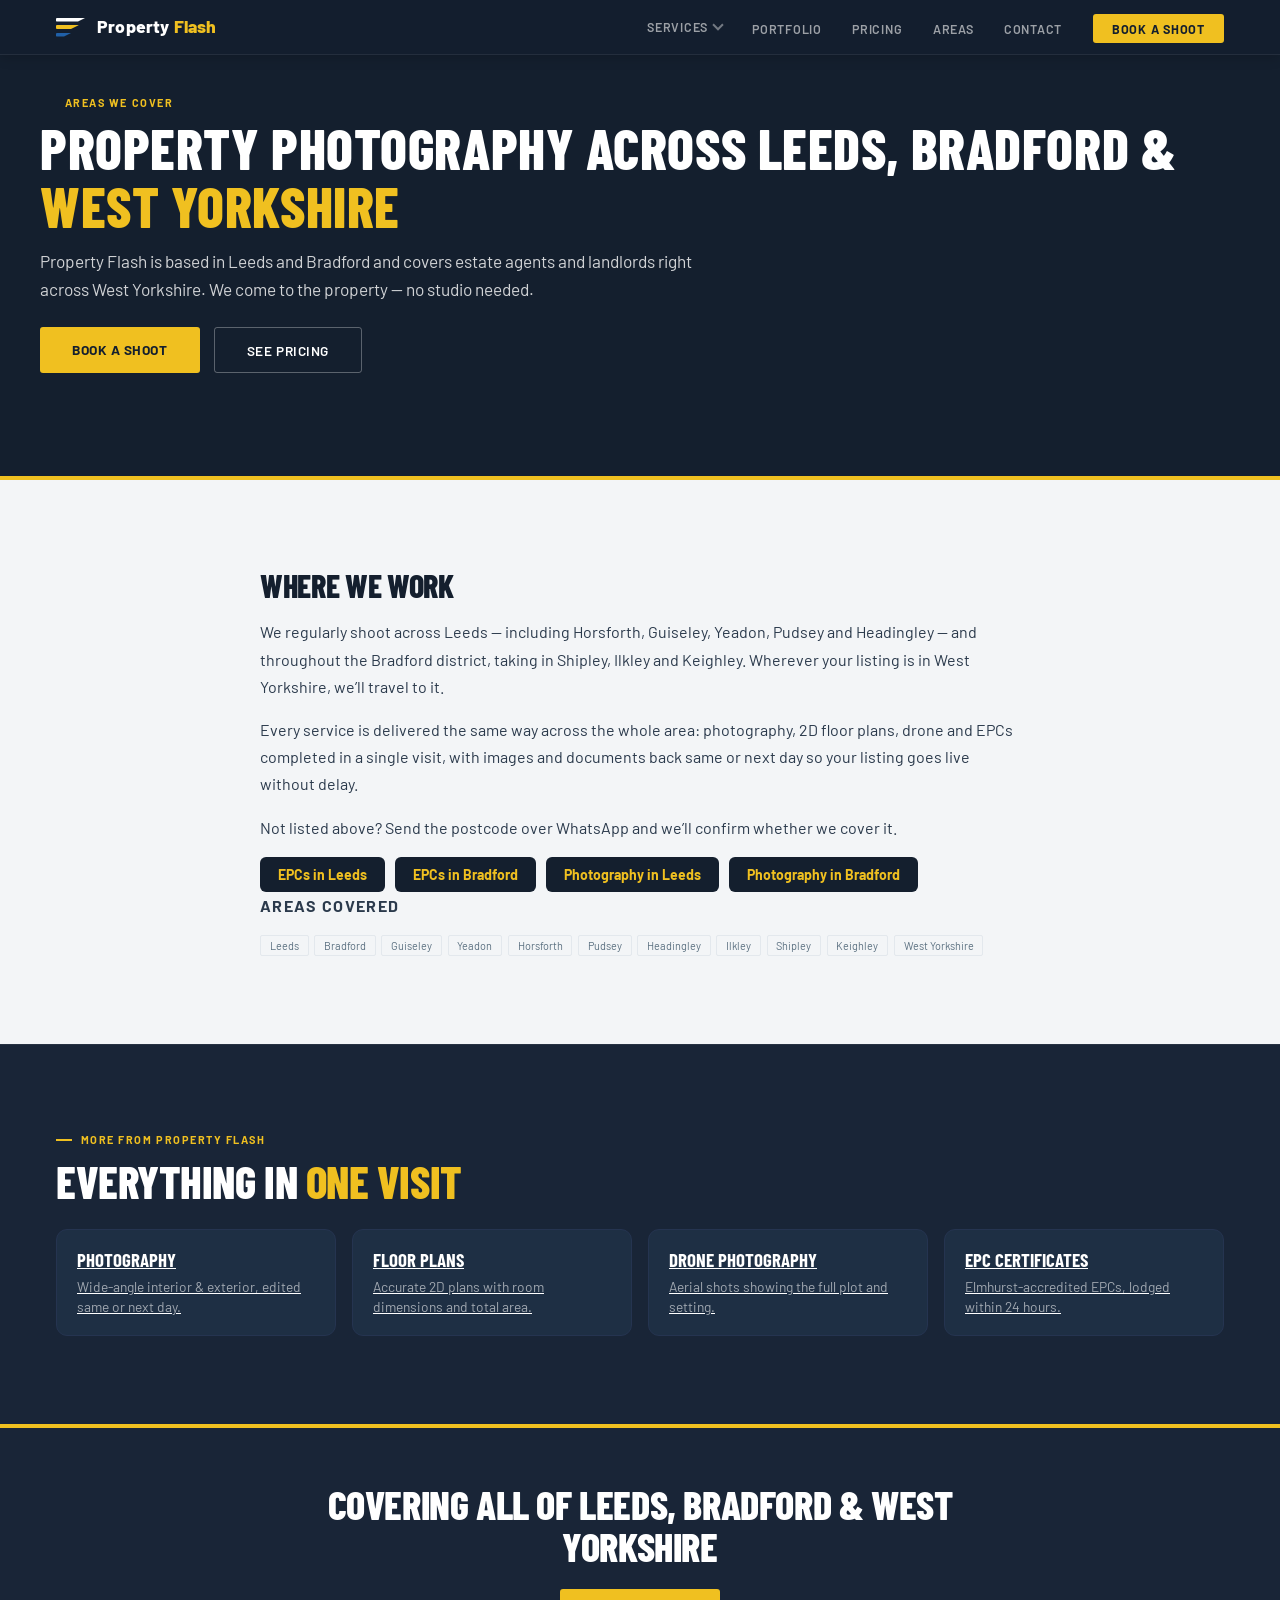
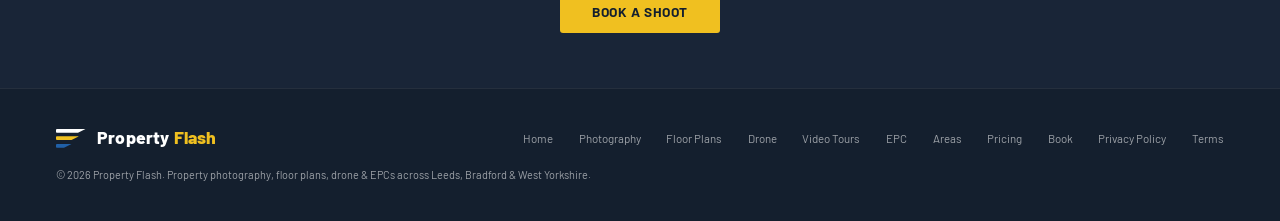
<file: areas/index.html>
<!DOCTYPE html>
<html lang="en">
<head>
<meta charset="UTF-8"/>
<meta name="viewport" content="width=device-width,initial-scale=1.0"/>
<title>Areas We Cover – Property Photography Leeds, Bradford &amp; West Yorkshire</title>
<meta name="description" content="Property photography, floor plans, drone &amp; EPCs across Leeds, Bradford, Horsforth, Guiseley, Pudsey, Shipley, Ilkley, Keighley and all of West Yorkshire."/>
<link rel="canonical" href="https://www.propertyflash.co.uk/areas/"/>
<meta name="theme-color" content="#141f2e"/>
<meta property="og:type" content="website"/>
<meta property="og:site_name" content="Property Flash"/>
<meta property="og:locale" content="en_GB"/>
<meta property="og:title" content="Areas We Cover – Property Photography Leeds, Bradford &amp; West Yorkshire"/>
<meta property="og:description" content="Property photography, floor plans, drone &amp; EPCs across Leeds, Bradford, Horsforth, Guiseley, Pudsey, Shipley, Ilkley, Keighley and all of West Yorkshire."/>
<meta property="og:url" content="https://www.propertyflash.co.uk/areas/"/>
<meta property="og:image" content="https://www.propertyflash.co.uk/og.jpg"/>
<meta name="twitter:card" content="summary_large_image"/>
<meta name="twitter:title" content="Areas We Cover – Property Photography Leeds, Bradford &amp; West Yorkshire"/>
<meta name="twitter:description" content="Property photography, floor plans, drone &amp; EPCs across Leeds, Bradford, Horsforth, Guiseley, Pudsey, Shipley, Ilkley, Keighley and all of West Yorkshire."/>
<meta name="twitter:image" content="https://www.propertyflash.co.uk/og.jpg"/>
<link rel="icon" href="/favicon.ico" sizes="any"/>
<link rel="icon" type="image/svg+xml" href="/favicon.svg"/>
<link rel="apple-touch-icon" href="/apple-touch-icon.png"/>
<link rel="preconnect" href="https://fonts.googleapis.com">
<link rel="preconnect" href="https://fonts.gstatic.com" crossorigin>
<link href="https://fonts.googleapis.com/css2?family=Barlow+Condensed:wght@600;700;800&family=Barlow:wght@300;400;500;600;700&display=swap" rel="stylesheet">
<link rel="stylesheet" href="/styles.css">
<script type="application/ld+json">{"@context":"https://schema.org","@type":"ProfessionalService","@id":"https://www.propertyflash.co.uk/#business","name":"Property Flash","image":"https://www.propertyflash.co.uk/og.jpg","url":"https://www.propertyflash.co.uk","telephone":"+447776130735","email":"info@propertyflash.co.uk","priceRange":"\u00a3\u00a3","description":"Property photography, 2D floor plans, drone photography and EPCs for estate agents and landlords across Leeds, Bradford and West Yorkshire. Same or next day delivery.","areaServed":[{"@type":"City","name":"Leeds"},{"@type":"City","name":"Bradford"},{"@type":"City","name":"Guiseley"},{"@type":"City","name":"Yeadon"},{"@type":"City","name":"Horsforth"},{"@type":"City","name":"Pudsey"},{"@type":"City","name":"Headingley"},{"@type":"City","name":"Ilkley"},{"@type":"City","name":"Shipley"},{"@type":"City","name":"Keighley"},{"@type":"AdministrativeArea","name":"West Yorkshire"}],"address":{"@type":"PostalAddress","addressRegion":"West Yorkshire","addressCountry":"GB"},"openingHoursSpecification":[{"@type":"OpeningHoursSpecification","dayOfWeek":["Monday","Tuesday","Wednesday","Thursday","Friday","Saturday"],"opens":"08:00","closes":"18:00"}],"hasOfferCatalog":{"@type":"OfferCatalog","name":"Property marketing services","itemListElement":[{"@type":"Offer","itemOffered":{"@type":"Service","name":"Property Photography"},"priceCurrency":"GBP","price":"80"},{"@type":"Offer","itemOffered":{"@type":"Service","name":"2D Floor Plans"}},{"@type":"Offer","itemOffered":{"@type":"Service","name":"Drone Photography"},"priceCurrency":"GBP","price":"50"},{"@type":"Offer","itemOffered":{"@type":"Service","name":"Energy Performance Certificate"},"priceCurrency":"GBP","price":"60"},{"@type":"Offer","itemOffered":{"@type":"Service","name":"Walkthrough Video Tours"}}]}}</script>

</head>
<body>
<nav id="nav">
  <a class="logo" href="/">
    <div class="stripes"><span class="st stw"></span><span class="st sty"></span><span class="st stb"></span></div>
    <div class="logotype">Property <span class="fl">Flash</span></div>
  </a>
  <div class="nav-contact"><a href="tel:+447776130735" class="nphone"><svg viewBox="0 0 24 24"><path d="M22 16.92v3a2 2 0 0 1-2.18 2 19.79 19.79 0 0 1-8.63-3.07A19.5 19.5 0 0 1 4.69 12 19.79 19.79 0 0 1 1.63 3.42 2 2 0 0 1 3.6 1h3a2 2 0 0 1 2 1.72 12.84 12.84 0 0 0 .7 2.81 2 2 0 0 1-.45 2.11L7.91 8.62a16 16 0 0 0 6 6l.97-.97a2 2 0 0 1 2.11-.45 12.84 12.84 0 0 0 2.81.7A2 2 0 0 1 22 16.92z"/></svg>07776 130 735</a><a href="https://wa.me/447776130735" class="nwa" target="_blank" aria-label="WhatsApp"><svg viewBox="0 0 24 24"><path d="M20.5 3.5A11.5 11.5 0 0 0 2.1 17.4L.5 23.5l6.2-1.6A11.5 11.5 0 0 0 20.5 3.5zM12 21.3a9.3 9.3 0 0 1-4.7-1.3l-.3-.2-3.7 1 1-3.6-.2-.4a9.3 9.3 0 1 1 7.9 4.4zm5.1-7c-.3-.1-1.7-.8-1.9-.9s-.4-.1-.6.1-.7.9-.9 1.1-.3.1-.6 0c-1.7-.8-2.8-1.5-3.9-3.4-.3-.5.3-.5.9-1.5.1-.2 0-.3 0-.5s-.6-1.5-.9-2c-.2-.5-.5-.4-.6-.4h-.5c-.2 0-.5.1-.7.3-.9.9-1.3 2.1-1.3 3.3 0 1.3.9 2.8 1.1 3 .2.2 2.5 3.9 6 5.2 2.7 1.1 3.3.9 3.9.9s1.7-.7 2-1.4.3-1.3.2-1.4-.3-.1-.5-.3z"/></svg></a></div>
  <ul class="navlinks" id="nm">
    <li class="has-sub"><a href="/#services">Services</a>
      <ul class="subnav">
        <li><a href="/property-photography/">Photography</a></li>
        <li><a href="/floor-plans/">Floor Plans</a></li>
        <li><a href="/drone/">Drone</a></li>
        <li><a href="/video-tours/">Video Tours</a></li>
        <li><a href="/epc/">EPC</a></li>
      </ul>
    </li>
    <li><a href="/#gallery">Portfolio</a></li>
    <li><a href="/#pricing">Pricing</a></li>
    <li><a href="/areas/">Areas</a></li>
    <li><a href="/#contact">Contact</a></li>
    <li><a href="/#booking" class="nbtn">Book a Shoot</a></li>
  </ul>
  <button class="brgr" onclick="document.getElementById('nm').classList.toggle('open')"><span></span><span></span><span></span></button>
</nav>
<section class="sp-hero"><div class="w"><div class="eye">Areas We Cover</div><h1>Property Photography across Leeds, Bradford &amp; <span class="y">West Yorkshire</span></h1><p class="sp-lead">Property Flash is based in Leeds and Bradford and covers estate agents and landlords right across West Yorkshire. We come to the property &mdash; no studio needed.</p><div class="h-btns"><a href="/#booking" class="bta">Book a Shoot</a><a href="/#pricing" class="btb">See Pricing</a></div></div></section>
<div class="lt"><div class="w pf-prose"><div class="sp-copy"><h2>Where we work</h2>
<p>We regularly shoot across Leeds &mdash; including Horsforth, Guiseley, Yeadon, Pudsey and Headingley &mdash; and throughout the Bradford district, taking in Shipley, Ilkley and Keighley. Wherever your listing is in West Yorkshire, we&rsquo;ll travel to it.</p>
<p>Every service is delivered the same way across the whole area: photography, 2D floor plans, drone and EPCs completed in a single visit, with images and documents back same or next day so your listing goes live without delay.</p>
<p>Not listed above? Send the postcode over WhatsApp and we&rsquo;ll confirm whether we cover it.</p><div class="citylinks"><a href="/epc/leeds/">EPCs in Leeds</a><a href="/epc/bradford/">EPCs in Bradford</a><a href="/property-photography/leeds/">Photography in Leeds</a><a href="/property-photography/bradford/">Photography in Bradford</a></div>
<p class="area-hd">Areas Covered</p><div class="areas"><span class="area">Leeds</span><span class="area">Bradford</span><span class="area">Guiseley</span><span class="area">Yeadon</span><span class="area">Horsforth</span><span class="area">Pudsey</span><span class="area">Headingley</span><span class="area">Ilkley</span><span class="area">Shipley</span><span class="area">Keighley</span><span class="area">West Yorkshire</span></div></div></div></div>
<div class="dk"><div class="w"><div class="eye">More From Property Flash</div><h2>Everything in <span class="y">One Visit</span></h2><div class="sp-others"><a class="sp-oc" href="/property-photography/"><h3>Photography</h3><p>Wide-angle interior &amp; exterior, edited same or next day.</p></a><a class="sp-oc" href="/floor-plans/"><h3>Floor Plans</h3><p>Accurate 2D plans with room dimensions and total area.</p></a><a class="sp-oc" href="/drone/"><h3>Drone Photography</h3><p>Aerial shots showing the full plot and setting.</p></a><a class="sp-oc" href="/epc/"><h3>EPC Certificates</h3><p>Elmhurst-accredited EPCs, lodged within 24 hours.</p></a></div></div></div>
<div class="sp-cta"><h2>Covering all of Leeds, Bradford &amp; West Yorkshire</h2><a href="/#booking" class="bta">Book a Shoot</a></div>
<footer>
  <div class="ft">
    <a class="logo" href="/"><div class="stripes"><span class="st stw"></span><span class="st sty"></span><span class="st stb"></span></div><div class="logotype">Property <span class="fl">Flash</span></div></a>
    <div class="ftlinks"><a href="/">Home</a><a href="/property-photography/">Photography</a><a href="/floor-plans/">Floor Plans</a><a href="/drone/">Drone</a><a href="/video-tours/">Video Tours</a><a href="/epc/">EPC</a><a href="/areas/">Areas</a><a href="/#pricing">Pricing</a><a href="/#booking">Book</a><a href="/privacy/">Privacy Policy</a><a href="/terms/">Terms</a></div>
    <div class="ftcopy">&copy; 2026 Property Flash. Property photography, floor plans, drone &amp; EPCs across Leeds, Bradford &amp; West Yorkshire.</div>
  </div>
</footer>
<script>window.addEventListener('scroll',()=>document.getElementById('nav').classList.toggle('sm',scrollY>60));</script>
</body>
</html>
</file>
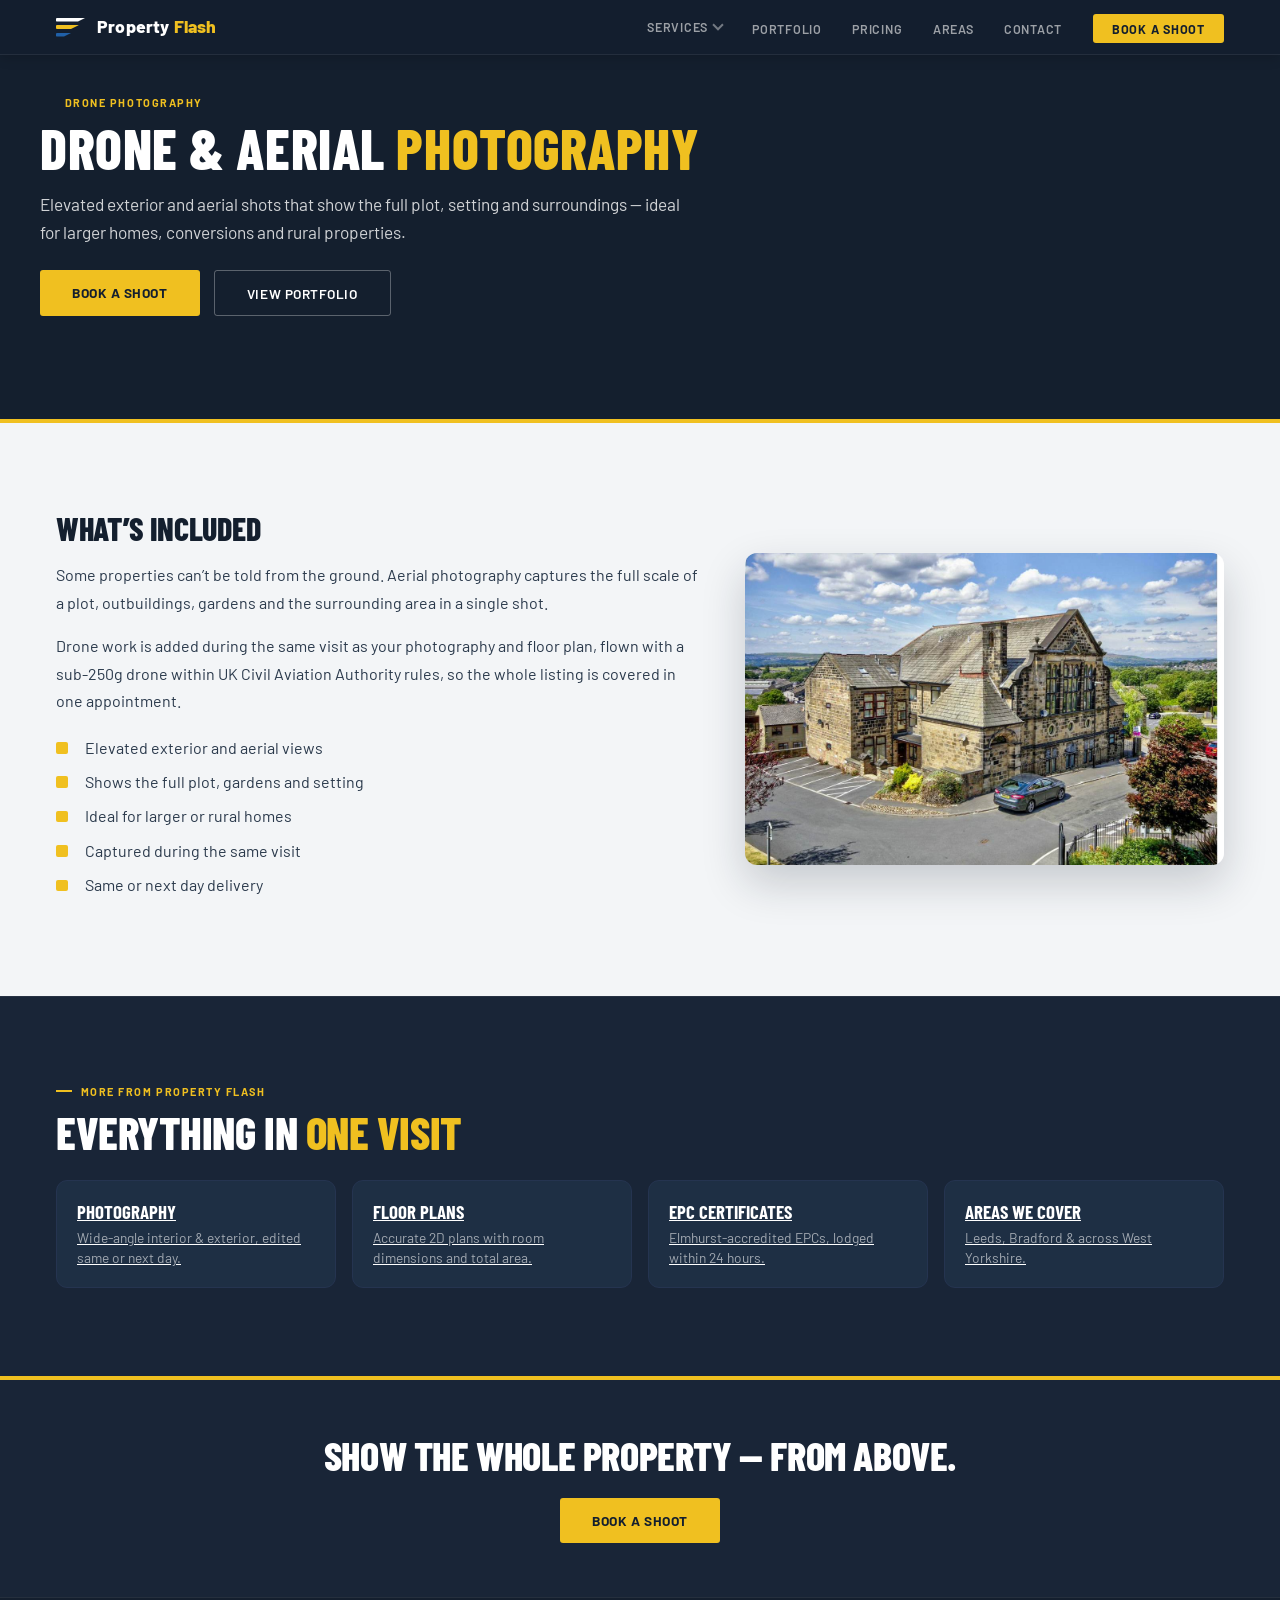
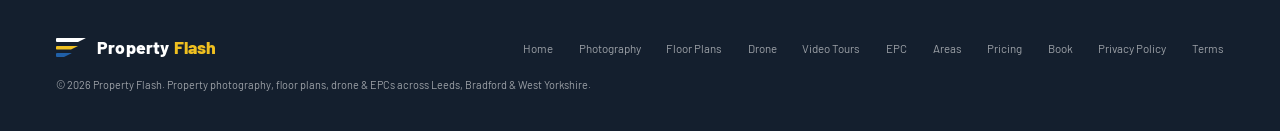
<file: drone/index.html>
<!DOCTYPE html>
<html lang="en">
<head>
<meta charset="UTF-8"/>
<meta name="viewport" content="width=device-width,initial-scale=1.0"/>
<title>Drone Photography Leeds &amp; Bradford | Property Flash</title>
<meta name="description" content="CAA-rule-compliant drone and aerial property photography in Leeds, Bradford &amp; West Yorkshire. Captured during your photo visit."/>
<link rel="canonical" href="https://www.propertyflash.co.uk/drone/"/>
<meta name="theme-color" content="#141f2e"/>
<meta property="og:type" content="website"/>
<meta property="og:site_name" content="Property Flash"/>
<meta property="og:locale" content="en_GB"/>
<meta property="og:title" content="Drone Photography Leeds &amp; Bradford | Property Flash"/>
<meta property="og:description" content="CAA-rule-compliant drone and aerial property photography in Leeds, Bradford &amp; West Yorkshire. Captured during your photo visit."/>
<meta property="og:url" content="https://www.propertyflash.co.uk/drone/"/>
<meta property="og:image" content="https://www.propertyflash.co.uk/og.jpg"/>
<meta name="twitter:card" content="summary_large_image"/>
<meta name="twitter:title" content="Drone Photography Leeds &amp; Bradford | Property Flash"/>
<meta name="twitter:description" content="CAA-rule-compliant drone and aerial property photography in Leeds, Bradford &amp; West Yorkshire. Captured during your photo visit."/>
<meta name="twitter:image" content="https://www.propertyflash.co.uk/og.jpg"/>
<link rel="icon" href="/favicon.ico" sizes="any"/>
<link rel="icon" type="image/svg+xml" href="/favicon.svg"/>
<link rel="apple-touch-icon" href="/apple-touch-icon.png"/>
<link rel="preconnect" href="https://fonts.googleapis.com">
<link rel="preconnect" href="https://fonts.gstatic.com" crossorigin>
<link href="https://fonts.googleapis.com/css2?family=Barlow+Condensed:wght@600;700;800&family=Barlow:wght@300;400;500;600;700&display=swap" rel="stylesheet">
<link rel="stylesheet" href="/styles.css">
<script type="application/ld+json">{"@context":"https://schema.org","@type":"ProfessionalService","@id":"https://www.propertyflash.co.uk/#business","name":"Property Flash","image":"https://www.propertyflash.co.uk/og.jpg","url":"https://www.propertyflash.co.uk","telephone":"+447776130735","email":"info@propertyflash.co.uk","priceRange":"\u00a3\u00a3","description":"Property photography, 2D floor plans, drone photography and EPCs for estate agents and landlords across Leeds, Bradford and West Yorkshire. Same or next day delivery.","areaServed":[{"@type":"City","name":"Leeds"},{"@type":"City","name":"Bradford"},{"@type":"City","name":"Guiseley"},{"@type":"City","name":"Yeadon"},{"@type":"City","name":"Horsforth"},{"@type":"City","name":"Pudsey"},{"@type":"City","name":"Headingley"},{"@type":"City","name":"Ilkley"},{"@type":"City","name":"Shipley"},{"@type":"City","name":"Keighley"},{"@type":"AdministrativeArea","name":"West Yorkshire"}],"address":{"@type":"PostalAddress","addressRegion":"West Yorkshire","addressCountry":"GB"},"openingHoursSpecification":[{"@type":"OpeningHoursSpecification","dayOfWeek":["Monday","Tuesday","Wednesday","Thursday","Friday","Saturday"],"opens":"08:00","closes":"18:00"}],"hasOfferCatalog":{"@type":"OfferCatalog","name":"Property marketing services","itemListElement":[{"@type":"Offer","itemOffered":{"@type":"Service","name":"Property Photography"},"priceCurrency":"GBP","price":"80"},{"@type":"Offer","itemOffered":{"@type":"Service","name":"2D Floor Plans"}},{"@type":"Offer","itemOffered":{"@type":"Service","name":"Drone Photography"},"priceCurrency":"GBP","price":"50"},{"@type":"Offer","itemOffered":{"@type":"Service","name":"Energy Performance Certificate"},"priceCurrency":"GBP","price":"60"},{"@type":"Offer","itemOffered":{"@type":"Service","name":"Walkthrough Video Tours"}}]}}</script>

</head>
<body>
<nav id="nav">
  <a class="logo" href="/">
    <div class="stripes"><span class="st stw"></span><span class="st sty"></span><span class="st stb"></span></div>
    <div class="logotype">Property <span class="fl">Flash</span></div>
  </a>
  <div class="nav-contact"><a href="tel:+447776130735" class="nphone"><svg viewBox="0 0 24 24"><path d="M22 16.92v3a2 2 0 0 1-2.18 2 19.79 19.79 0 0 1-8.63-3.07A19.5 19.5 0 0 1 4.69 12 19.79 19.79 0 0 1 1.63 3.42 2 2 0 0 1 3.6 1h3a2 2 0 0 1 2 1.72 12.84 12.84 0 0 0 .7 2.81 2 2 0 0 1-.45 2.11L7.91 8.62a16 16 0 0 0 6 6l.97-.97a2 2 0 0 1 2.11-.45 12.84 12.84 0 0 0 2.81.7A2 2 0 0 1 22 16.92z"/></svg>07776 130 735</a><a href="https://wa.me/447776130735" class="nwa" target="_blank" aria-label="WhatsApp"><svg viewBox="0 0 24 24"><path d="M20.5 3.5A11.5 11.5 0 0 0 2.1 17.4L.5 23.5l6.2-1.6A11.5 11.5 0 0 0 20.5 3.5zM12 21.3a9.3 9.3 0 0 1-4.7-1.3l-.3-.2-3.7 1 1-3.6-.2-.4a9.3 9.3 0 1 1 7.9 4.4zm5.1-7c-.3-.1-1.7-.8-1.9-.9s-.4-.1-.6.1-.7.9-.9 1.1-.3.1-.6 0c-1.7-.8-2.8-1.5-3.9-3.4-.3-.5.3-.5.9-1.5.1-.2 0-.3 0-.5s-.6-1.5-.9-2c-.2-.5-.5-.4-.6-.4h-.5c-.2 0-.5.1-.7.3-.9.9-1.3 2.1-1.3 3.3 0 1.3.9 2.8 1.1 3 .2.2 2.5 3.9 6 5.2 2.7 1.1 3.3.9 3.9.9s1.7-.7 2-1.4.3-1.3.2-1.4-.3-.1-.5-.3z"/></svg></a></div>
  <ul class="navlinks" id="nm">
    <li class="has-sub"><a href="/#services">Services</a>
      <ul class="subnav">
        <li><a href="/property-photography/">Photography</a></li>
        <li><a href="/floor-plans/">Floor Plans</a></li>
        <li><a href="/drone/">Drone</a></li>
        <li><a href="/video-tours/">Video Tours</a></li>
        <li><a href="/epc/">EPC</a></li>
      </ul>
    </li>
    <li><a href="/#gallery">Portfolio</a></li>
    <li><a href="/#pricing">Pricing</a></li>
    <li><a href="/areas/">Areas</a></li>
    <li><a href="/#contact">Contact</a></li>
    <li><a href="/#booking" class="nbtn">Book a Shoot</a></li>
  </ul>
  <button class="brgr" onclick="document.getElementById('nm').classList.toggle('open')"><span></span><span></span><span></span></button>
</nav>
<section class="sp-hero"><div class="w"><div class="eye">Drone Photography</div><h1>Drone &amp; Aerial <span class="y">Photography</span></h1><p class="sp-lead">Elevated exterior and aerial shots that show the full plot, setting and surroundings &mdash; ideal for larger homes, conversions and rural properties.</p><div class="h-btns"><a href="/#booking" class="bta">Book a Shoot</a><a href="/#gallery" class="btb">View Portfolio</a></div></div></section>
<div class="lt"><div class="w sp-split"><div class="sp-copy"><h2>What&rsquo;s included</h2><p>Some properties can&rsquo;t be told from the ground. Aerial photography captures the full scale of a plot, outbuildings, gardens and the surrounding area in a single shot.</p><p>Drone work is added during the same visit as your photography and floor plan, flown with a sub-250g drone within UK Civil Aviation Authority rules, so the whole listing is covered in one appointment.</p><ul class="sp-list"><li>Elevated exterior and aerial views</li><li>Shows the full plot, gardens and setting</li><li>Ideal for larger or rural homes</li><li>Captured during the same visit</li><li>Same or next day delivery</li></ul></div><div class="sp-media"><img src="/images/aerial-1.jpg" alt="Aerial drone photograph of a property in West Yorkshire" loading="lazy"></div></div></div>
<div class="dk"><div class="w"><div class="eye">More From Property Flash</div><h2>Everything in <span class="y">One Visit</span></h2><div class="sp-others"><a class="sp-oc" href="/property-photography/"><h3>Photography</h3><p>Wide-angle interior &amp; exterior, edited same or next day.</p></a><a class="sp-oc" href="/floor-plans/"><h3>Floor Plans</h3><p>Accurate 2D plans with room dimensions and total area.</p></a><a class="sp-oc" href="/epc/"><h3>EPC Certificates</h3><p>Elmhurst-accredited EPCs, lodged within 24 hours.</p></a><a class="sp-oc" href="/areas/"><h3>Areas We Cover</h3><p>Leeds, Bradford &amp; across West Yorkshire.</p></a></div></div></div>
<div class="sp-cta"><h2>Show the whole property &mdash; from above.</h2><a href="/#booking" class="bta">Book a Shoot</a></div>
<footer>
  <div class="ft">
    <a class="logo" href="/"><div class="stripes"><span class="st stw"></span><span class="st sty"></span><span class="st stb"></span></div><div class="logotype">Property <span class="fl">Flash</span></div></a>
    <div class="ftlinks"><a href="/">Home</a><a href="/property-photography/">Photography</a><a href="/floor-plans/">Floor Plans</a><a href="/drone/">Drone</a><a href="/video-tours/">Video Tours</a><a href="/epc/">EPC</a><a href="/areas/">Areas</a><a href="/#pricing">Pricing</a><a href="/#booking">Book</a><a href="/privacy/">Privacy Policy</a><a href="/terms/">Terms</a></div>
    <div class="ftcopy">&copy; 2026 Property Flash. Property photography, floor plans, drone &amp; EPCs across Leeds, Bradford &amp; West Yorkshire.</div>
  </div>
</footer>
<script>window.addEventListener('scroll',()=>document.getElementById('nav').classList.toggle('sm',scrollY>60));</script>
</body>
</html>
</file>
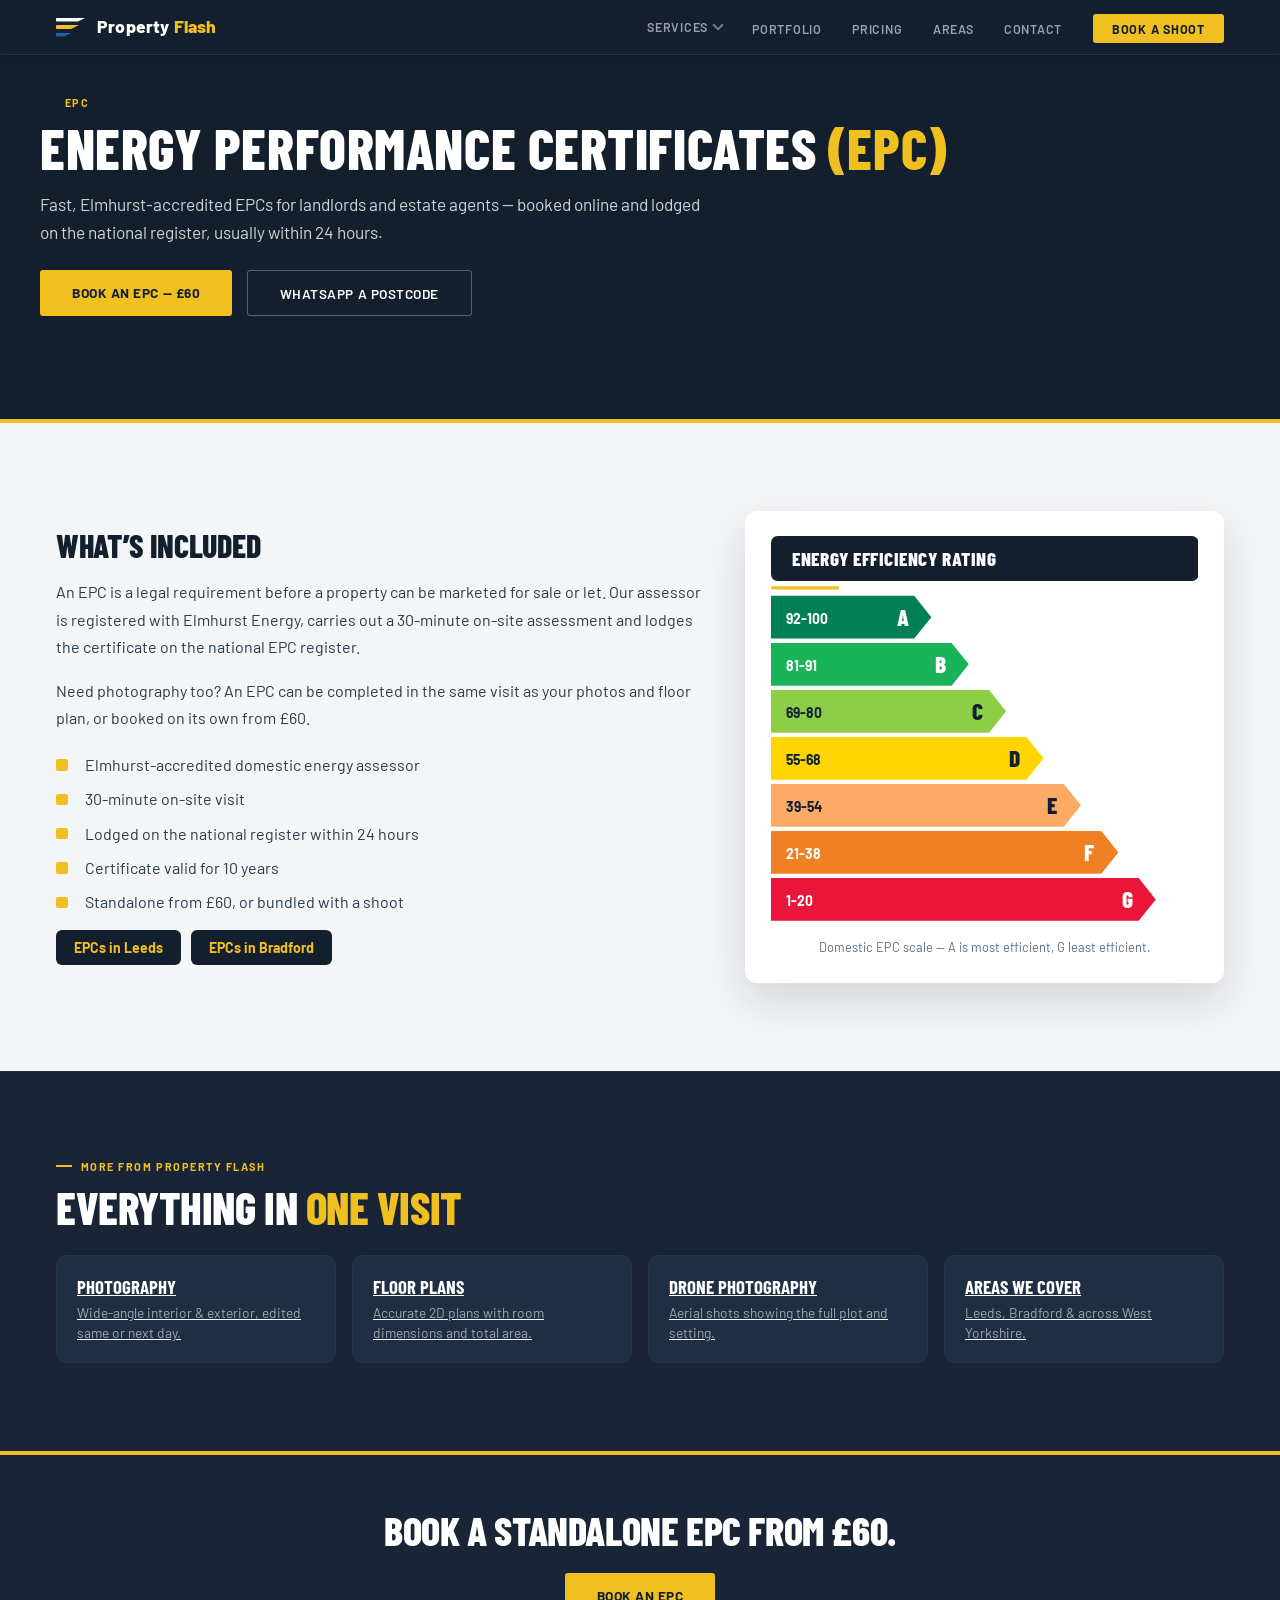
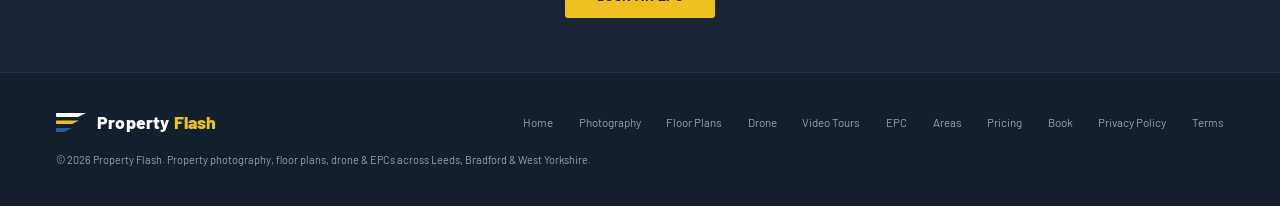
<file: epc/index.html>
<!DOCTYPE html>
<html lang="en">
<head>
<meta charset="UTF-8"/>
<meta name="viewport" content="width=device-width,initial-scale=1.0"/>
<title>EPC Certificates Leeds &amp; Bradford | Property Flash</title>
<meta name="description" content="Fast, Elmhurst-accredited Energy Performance Certificates (EPC) in Leeds, Bradford &amp; West Yorkshire. From &pound;60, lodged within 24 hours. Book online."/>
<link rel="canonical" href="https://www.propertyflash.co.uk/epc/"/>
<meta name="theme-color" content="#141f2e"/>
<meta property="og:type" content="website"/>
<meta property="og:site_name" content="Property Flash"/>
<meta property="og:locale" content="en_GB"/>
<meta property="og:title" content="EPC Certificates Leeds &amp; Bradford | Property Flash"/>
<meta property="og:description" content="Fast, Elmhurst-accredited Energy Performance Certificates (EPC) in Leeds, Bradford &amp; West Yorkshire. From &pound;60, lodged within 24 hours. Book online."/>
<meta property="og:url" content="https://www.propertyflash.co.uk/epc/"/>
<meta property="og:image" content="https://www.propertyflash.co.uk/og.jpg"/>
<meta name="twitter:card" content="summary_large_image"/>
<meta name="twitter:title" content="EPC Certificates Leeds &amp; Bradford | Property Flash"/>
<meta name="twitter:description" content="Fast, Elmhurst-accredited Energy Performance Certificates (EPC) in Leeds, Bradford &amp; West Yorkshire. From &pound;60, lodged within 24 hours. Book online."/>
<meta name="twitter:image" content="https://www.propertyflash.co.uk/og.jpg"/>
<link rel="icon" href="/favicon.ico" sizes="any"/>
<link rel="icon" type="image/svg+xml" href="/favicon.svg"/>
<link rel="apple-touch-icon" href="/apple-touch-icon.png"/>
<link rel="preconnect" href="https://fonts.googleapis.com">
<link rel="preconnect" href="https://fonts.gstatic.com" crossorigin>
<link href="https://fonts.googleapis.com/css2?family=Barlow+Condensed:wght@600;700;800&family=Barlow:wght@300;400;500;600;700&display=swap" rel="stylesheet">
<link rel="stylesheet" href="/styles.css">
<script type="application/ld+json">{"@context":"https://schema.org","@type":"ProfessionalService","@id":"https://www.propertyflash.co.uk/#business","name":"Property Flash","image":"https://www.propertyflash.co.uk/og.jpg","url":"https://www.propertyflash.co.uk","telephone":"+447776130735","email":"info@propertyflash.co.uk","priceRange":"\u00a3\u00a3","description":"Property photography, 2D floor plans, drone photography and EPCs for estate agents and landlords across Leeds, Bradford and West Yorkshire. Same or next day delivery.","areaServed":[{"@type":"City","name":"Leeds"},{"@type":"City","name":"Bradford"},{"@type":"City","name":"Guiseley"},{"@type":"City","name":"Yeadon"},{"@type":"City","name":"Horsforth"},{"@type":"City","name":"Pudsey"},{"@type":"City","name":"Headingley"},{"@type":"City","name":"Ilkley"},{"@type":"City","name":"Shipley"},{"@type":"City","name":"Keighley"},{"@type":"AdministrativeArea","name":"West Yorkshire"}],"address":{"@type":"PostalAddress","addressRegion":"West Yorkshire","addressCountry":"GB"},"openingHoursSpecification":[{"@type":"OpeningHoursSpecification","dayOfWeek":["Monday","Tuesday","Wednesday","Thursday","Friday","Saturday"],"opens":"08:00","closes":"18:00"}],"hasOfferCatalog":{"@type":"OfferCatalog","name":"Property marketing services","itemListElement":[{"@type":"Offer","itemOffered":{"@type":"Service","name":"Property Photography"},"priceCurrency":"GBP","price":"80"},{"@type":"Offer","itemOffered":{"@type":"Service","name":"2D Floor Plans"}},{"@type":"Offer","itemOffered":{"@type":"Service","name":"Drone Photography"},"priceCurrency":"GBP","price":"50"},{"@type":"Offer","itemOffered":{"@type":"Service","name":"Energy Performance Certificate"},"priceCurrency":"GBP","price":"60"},{"@type":"Offer","itemOffered":{"@type":"Service","name":"Walkthrough Video Tours"}}]}}</script>

</head>
<body>
<nav id="nav">
  <a class="logo" href="/">
    <div class="stripes"><span class="st stw"></span><span class="st sty"></span><span class="st stb"></span></div>
    <div class="logotype">Property <span class="fl">Flash</span></div>
  </a>
  <div class="nav-contact"><a href="tel:+447776130735" class="nphone"><svg viewBox="0 0 24 24"><path d="M22 16.92v3a2 2 0 0 1-2.18 2 19.79 19.79 0 0 1-8.63-3.07A19.5 19.5 0 0 1 4.69 12 19.79 19.79 0 0 1 1.63 3.42 2 2 0 0 1 3.6 1h3a2 2 0 0 1 2 1.72 12.84 12.84 0 0 0 .7 2.81 2 2 0 0 1-.45 2.11L7.91 8.62a16 16 0 0 0 6 6l.97-.97a2 2 0 0 1 2.11-.45 12.84 12.84 0 0 0 2.81.7A2 2 0 0 1 22 16.92z"/></svg>07776 130 735</a><a href="https://wa.me/447776130735" class="nwa" target="_blank" aria-label="WhatsApp"><svg viewBox="0 0 24 24"><path d="M20.5 3.5A11.5 11.5 0 0 0 2.1 17.4L.5 23.5l6.2-1.6A11.5 11.5 0 0 0 20.5 3.5zM12 21.3a9.3 9.3 0 0 1-4.7-1.3l-.3-.2-3.7 1 1-3.6-.2-.4a9.3 9.3 0 1 1 7.9 4.4zm5.1-7c-.3-.1-1.7-.8-1.9-.9s-.4-.1-.6.1-.7.9-.9 1.1-.3.1-.6 0c-1.7-.8-2.8-1.5-3.9-3.4-.3-.5.3-.5.9-1.5.1-.2 0-.3 0-.5s-.6-1.5-.9-2c-.2-.5-.5-.4-.6-.4h-.5c-.2 0-.5.1-.7.3-.9.9-1.3 2.1-1.3 3.3 0 1.3.9 2.8 1.1 3 .2.2 2.5 3.9 6 5.2 2.7 1.1 3.3.9 3.9.9s1.7-.7 2-1.4.3-1.3.2-1.4-.3-.1-.5-.3z"/></svg></a></div>
  <ul class="navlinks" id="nm">
    <li class="has-sub"><a href="/#services">Services</a>
      <ul class="subnav">
        <li><a href="/property-photography/">Photography</a></li>
        <li><a href="/floor-plans/">Floor Plans</a></li>
        <li><a href="/drone/">Drone</a></li>
        <li><a href="/video-tours/">Video Tours</a></li>
        <li><a href="/epc/">EPC</a></li>
      </ul>
    </li>
    <li><a href="/#gallery">Portfolio</a></li>
    <li><a href="/#pricing">Pricing</a></li>
    <li><a href="/areas/">Areas</a></li>
    <li><a href="/#contact">Contact</a></li>
    <li><a href="/#booking" class="nbtn">Book a Shoot</a></li>
  </ul>
  <button class="brgr" onclick="document.getElementById('nm').classList.toggle('open')"><span></span><span></span><span></span></button>
</nav>
<section class="sp-hero"><div class="w"><div class="eye">EPC</div><h1>Energy Performance Certificates <span class="y">(EPC)</span></h1><p class="sp-lead">Fast, Elmhurst-accredited EPCs for landlords and estate agents &mdash; booked online and lodged on the national register, usually within 24 hours.</p><div class="h-btns"><a href="/#booking" class="bta">Book an EPC &mdash; &pound;60</a><a href="https://wa.me/447776130735" class="btb" target="_blank">WhatsApp a Postcode</a></div></div></section>
<div class="lt"><div class="w sp-split"><div class="sp-copy"><h2>What&rsquo;s included</h2><p>An EPC is a legal requirement before a property can be marketed for sale or let. Our assessor is registered with Elmhurst Energy, carries out a 30-minute on-site assessment and lodges the certificate on the national EPC register.</p><p>Need photography too? An EPC can be completed in the same visit as your photos and floor plan, or booked on its own from &pound;60.</p><ul class="sp-list"><li>Elmhurst-accredited domestic energy assessor</li><li>30-minute on-site visit</li><li>Lodged on the national register within 24 hours</li><li>Certificate valid for 10 years</li><li>Standalone from &pound;60, or bundled with a shoot</li></ul><div class="citylinks"><a href="/epc/leeds/">EPCs in Leeds</a><a href="/epc/bradford/">EPCs in Bradford</a></div></div><div class="sp-media epc"><figure class="epc-chart"><svg viewBox="0 0 400 364" xmlns="http://www.w3.org/2000/svg" role="img" aria-label="Energy efficiency rating scale from A (most efficient) to G (least efficient)"><rect x="0" y="0" width="400" height="42" rx="6" fill="#141f2e"/><text x="20" y="28" fill="#ffffff" font-family="'Barlow Condensed',sans-serif" font-weight="800" font-size="18" letter-spacing="0.5">ENERGY EFFICIENCY RATING</text><rect x="0" y="47" width="64" height="3" rx="1.5" fill="#f0c020"/><path d="M0 56 H134 L150 76 L134 96 H0 Z" fill="#008054"/><text x="14" y="82" fill="#ffffff" font-family="'Barlow',sans-serif" font-weight="700" font-size="13">92-100</text><text x="118" y="84" fill="#ffffff" font-family="'Barlow Condensed',sans-serif" font-weight="800" font-size="22">A</text><path d="M0 100 H169 L185 120 L169 140 H0 Z" fill="#19b459"/><text x="14" y="126" fill="#ffffff" font-family="'Barlow',sans-serif" font-weight="700" font-size="13">81-91</text><text x="153" y="128" fill="#ffffff" font-family="'Barlow Condensed',sans-serif" font-weight="800" font-size="22">B</text><path d="M0 144 H204 L220 164 L204 184 H0 Z" fill="#8dce46"/><text x="14" y="170" fill="#0f2233" font-family="'Barlow',sans-serif" font-weight="700" font-size="13">69-80</text><text x="188" y="172" fill="#0f2233" font-family="'Barlow Condensed',sans-serif" font-weight="800" font-size="22">C</text><path d="M0 188 H239 L255 208 L239 228 H0 Z" fill="#ffd500"/><text x="14" y="214" fill="#0f2233" font-family="'Barlow',sans-serif" font-weight="700" font-size="13">55-68</text><text x="223" y="216" fill="#0f2233" font-family="'Barlow Condensed',sans-serif" font-weight="800" font-size="22">D</text><path d="M0 232 H274 L290 252 L274 272 H0 Z" fill="#fcaa65"/><text x="14" y="258" fill="#0f2233" font-family="'Barlow',sans-serif" font-weight="700" font-size="13">39-54</text><text x="258" y="260" fill="#0f2233" font-family="'Barlow Condensed',sans-serif" font-weight="800" font-size="22">E</text><path d="M0 276 H309 L325 296 L309 316 H0 Z" fill="#ef8023"/><text x="14" y="302" fill="#ffffff" font-family="'Barlow',sans-serif" font-weight="700" font-size="13">21-38</text><text x="293" y="304" fill="#ffffff" font-family="'Barlow Condensed',sans-serif" font-weight="800" font-size="22">F</text><path d="M0 320 H344 L360 340 L344 360 H0 Z" fill="#e9153b"/><text x="14" y="346" fill="#ffffff" font-family="'Barlow',sans-serif" font-weight="700" font-size="13">1-20</text><text x="328" y="348" fill="#ffffff" font-family="'Barlow Condensed',sans-serif" font-weight="800" font-size="22">G</text></svg><figcaption>Domestic EPC scale &mdash; A is most efficient, G least efficient.</figcaption></figure></div></div></div>
<div class="dk"><div class="w"><div class="eye">More From Property Flash</div><h2>Everything in <span class="y">One Visit</span></h2><div class="sp-others"><a class="sp-oc" href="/property-photography/"><h3>Photography</h3><p>Wide-angle interior &amp; exterior, edited same or next day.</p></a><a class="sp-oc" href="/floor-plans/"><h3>Floor Plans</h3><p>Accurate 2D plans with room dimensions and total area.</p></a><a class="sp-oc" href="/drone/"><h3>Drone Photography</h3><p>Aerial shots showing the full plot and setting.</p></a><a class="sp-oc" href="/areas/"><h3>Areas We Cover</h3><p>Leeds, Bradford &amp; across West Yorkshire.</p></a></div></div></div>
<div class="sp-cta"><h2>Book a standalone EPC from &pound;60.</h2><a href="/#booking" class="bta">Book an EPC</a></div>
<footer>
  <div class="ft">
    <a class="logo" href="/"><div class="stripes"><span class="st stw"></span><span class="st sty"></span><span class="st stb"></span></div><div class="logotype">Property <span class="fl">Flash</span></div></a>
    <div class="ftlinks"><a href="/">Home</a><a href="/property-photography/">Photography</a><a href="/floor-plans/">Floor Plans</a><a href="/drone/">Drone</a><a href="/video-tours/">Video Tours</a><a href="/epc/">EPC</a><a href="/areas/">Areas</a><a href="/#pricing">Pricing</a><a href="/#booking">Book</a><a href="/privacy/">Privacy Policy</a><a href="/terms/">Terms</a></div>
    <div class="ftcopy">&copy; 2026 Property Flash. Property photography, floor plans, drone &amp; EPCs across Leeds, Bradford &amp; West Yorkshire.</div>
  </div>
</footer>
<script>window.addEventListener('scroll',()=>document.getElementById('nav').classList.toggle('sm',scrollY>60));</script>
</body>
</html>
</file>
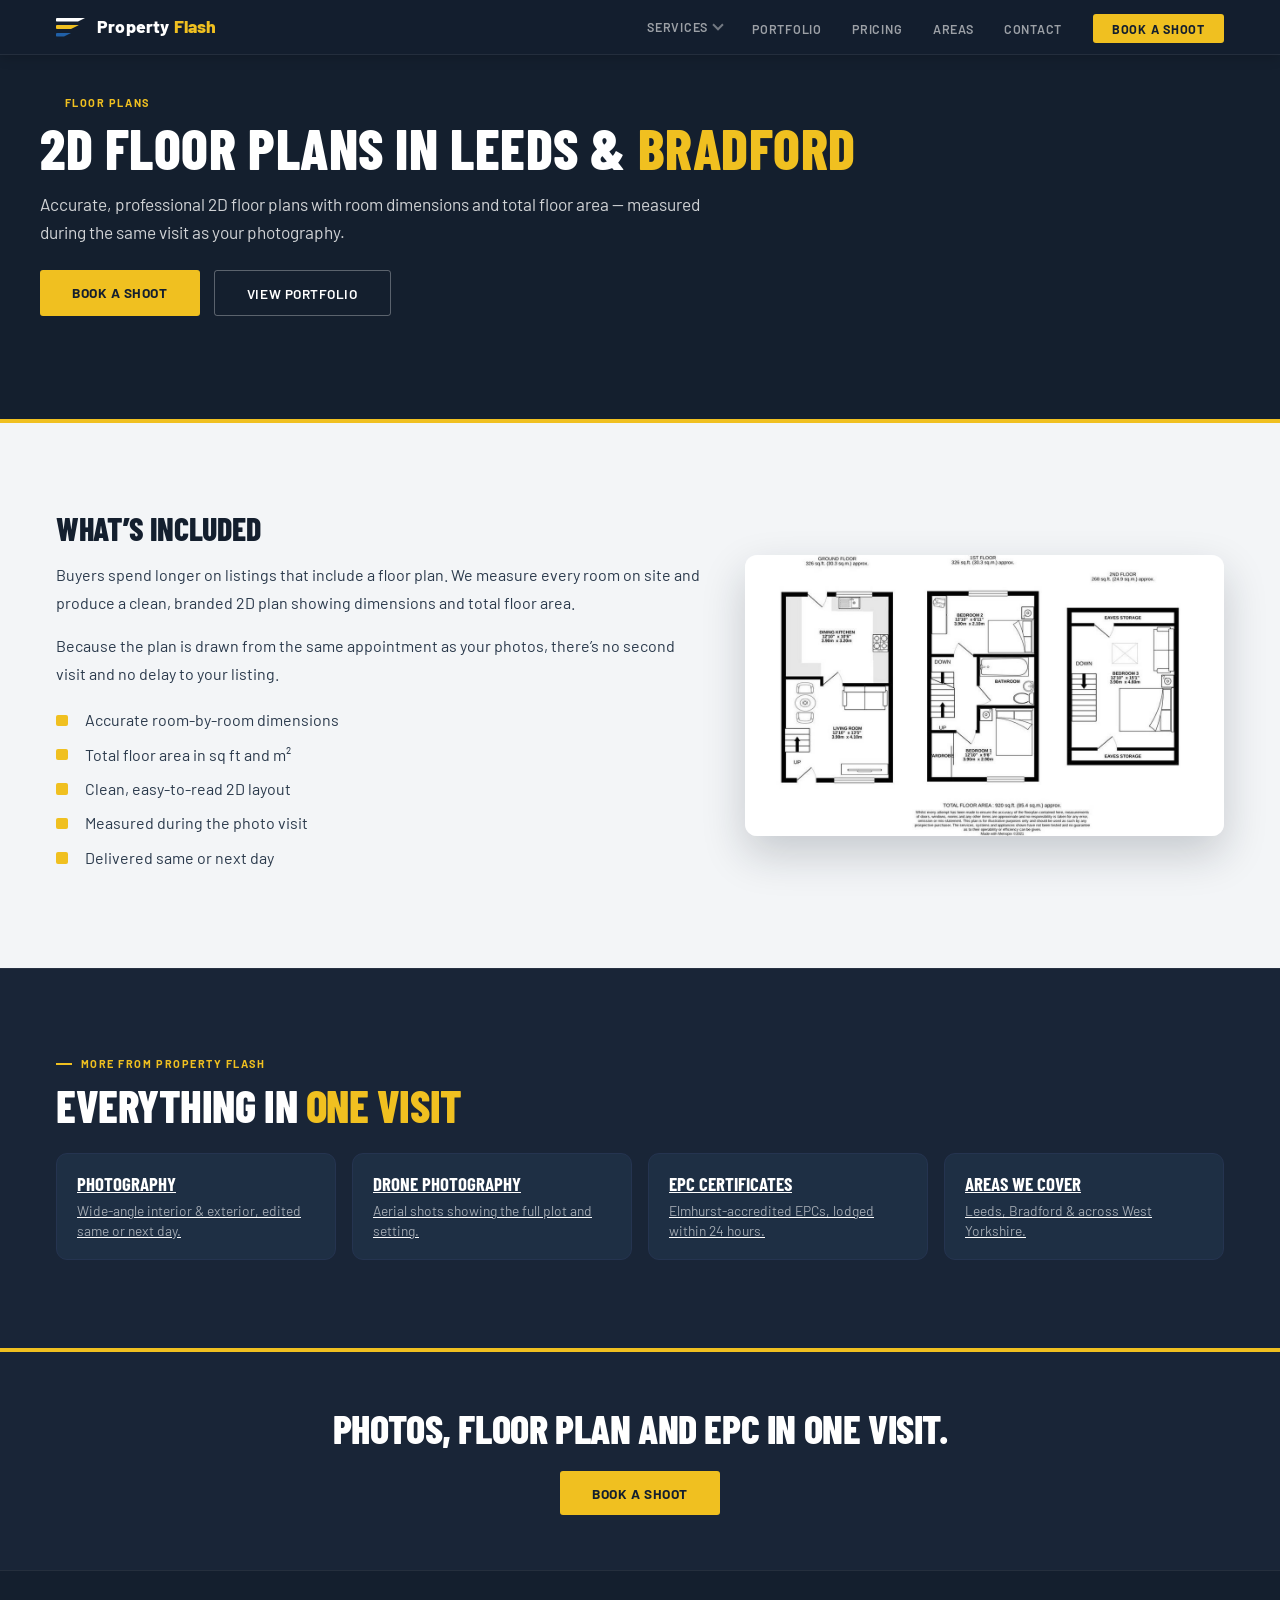
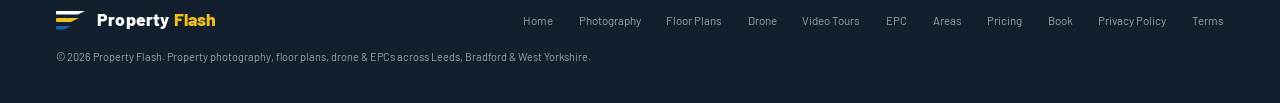
<file: floor-plans/index.html>
<!DOCTYPE html>
<html lang="en">
<head>
<meta charset="UTF-8"/>
<meta name="viewport" content="width=device-width,initial-scale=1.0"/>
<title>2D Floor Plans Leeds &amp; Bradford | Property Flash</title>
<meta name="description" content="Accurate 2D floor plans with room dimensions for estate agents in Leeds, Bradford &amp; West Yorkshire. Measured during your photo visit."/>
<link rel="canonical" href="https://www.propertyflash.co.uk/floor-plans/"/>
<meta name="theme-color" content="#141f2e"/>
<meta property="og:type" content="website"/>
<meta property="og:site_name" content="Property Flash"/>
<meta property="og:locale" content="en_GB"/>
<meta property="og:title" content="2D Floor Plans Leeds &amp; Bradford | Property Flash"/>
<meta property="og:description" content="Accurate 2D floor plans with room dimensions for estate agents in Leeds, Bradford &amp; West Yorkshire. Measured during your photo visit."/>
<meta property="og:url" content="https://www.propertyflash.co.uk/floor-plans/"/>
<meta property="og:image" content="https://www.propertyflash.co.uk/og.jpg"/>
<meta name="twitter:card" content="summary_large_image"/>
<meta name="twitter:title" content="2D Floor Plans Leeds &amp; Bradford | Property Flash"/>
<meta name="twitter:description" content="Accurate 2D floor plans with room dimensions for estate agents in Leeds, Bradford &amp; West Yorkshire. Measured during your photo visit."/>
<meta name="twitter:image" content="https://www.propertyflash.co.uk/og.jpg"/>
<link rel="icon" href="/favicon.ico" sizes="any"/>
<link rel="icon" type="image/svg+xml" href="/favicon.svg"/>
<link rel="apple-touch-icon" href="/apple-touch-icon.png"/>
<link rel="preconnect" href="https://fonts.googleapis.com">
<link rel="preconnect" href="https://fonts.gstatic.com" crossorigin>
<link href="https://fonts.googleapis.com/css2?family=Barlow+Condensed:wght@600;700;800&family=Barlow:wght@300;400;500;600;700&display=swap" rel="stylesheet">
<link rel="stylesheet" href="/styles.css">
<script type="application/ld+json">{"@context":"https://schema.org","@type":"ProfessionalService","@id":"https://www.propertyflash.co.uk/#business","name":"Property Flash","image":"https://www.propertyflash.co.uk/og.jpg","url":"https://www.propertyflash.co.uk","telephone":"+447776130735","email":"info@propertyflash.co.uk","priceRange":"\u00a3\u00a3","description":"Property photography, 2D floor plans, drone photography and EPCs for estate agents and landlords across Leeds, Bradford and West Yorkshire. Same or next day delivery.","areaServed":[{"@type":"City","name":"Leeds"},{"@type":"City","name":"Bradford"},{"@type":"City","name":"Guiseley"},{"@type":"City","name":"Yeadon"},{"@type":"City","name":"Horsforth"},{"@type":"City","name":"Pudsey"},{"@type":"City","name":"Headingley"},{"@type":"City","name":"Ilkley"},{"@type":"City","name":"Shipley"},{"@type":"City","name":"Keighley"},{"@type":"AdministrativeArea","name":"West Yorkshire"}],"address":{"@type":"PostalAddress","addressRegion":"West Yorkshire","addressCountry":"GB"},"openingHoursSpecification":[{"@type":"OpeningHoursSpecification","dayOfWeek":["Monday","Tuesday","Wednesday","Thursday","Friday","Saturday"],"opens":"08:00","closes":"18:00"}],"hasOfferCatalog":{"@type":"OfferCatalog","name":"Property marketing services","itemListElement":[{"@type":"Offer","itemOffered":{"@type":"Service","name":"Property Photography"},"priceCurrency":"GBP","price":"80"},{"@type":"Offer","itemOffered":{"@type":"Service","name":"2D Floor Plans"}},{"@type":"Offer","itemOffered":{"@type":"Service","name":"Drone Photography"},"priceCurrency":"GBP","price":"50"},{"@type":"Offer","itemOffered":{"@type":"Service","name":"Energy Performance Certificate"},"priceCurrency":"GBP","price":"60"},{"@type":"Offer","itemOffered":{"@type":"Service","name":"Walkthrough Video Tours"}}]}}</script>

</head>
<body>
<nav id="nav">
  <a class="logo" href="/">
    <div class="stripes"><span class="st stw"></span><span class="st sty"></span><span class="st stb"></span></div>
    <div class="logotype">Property <span class="fl">Flash</span></div>
  </a>
  <div class="nav-contact"><a href="tel:+447776130735" class="nphone"><svg viewBox="0 0 24 24"><path d="M22 16.92v3a2 2 0 0 1-2.18 2 19.79 19.79 0 0 1-8.63-3.07A19.5 19.5 0 0 1 4.69 12 19.79 19.79 0 0 1 1.63 3.42 2 2 0 0 1 3.6 1h3a2 2 0 0 1 2 1.72 12.84 12.84 0 0 0 .7 2.81 2 2 0 0 1-.45 2.11L7.91 8.62a16 16 0 0 0 6 6l.97-.97a2 2 0 0 1 2.11-.45 12.84 12.84 0 0 0 2.81.7A2 2 0 0 1 22 16.92z"/></svg>07776 130 735</a><a href="https://wa.me/447776130735" class="nwa" target="_blank" aria-label="WhatsApp"><svg viewBox="0 0 24 24"><path d="M20.5 3.5A11.5 11.5 0 0 0 2.1 17.4L.5 23.5l6.2-1.6A11.5 11.5 0 0 0 20.5 3.5zM12 21.3a9.3 9.3 0 0 1-4.7-1.3l-.3-.2-3.7 1 1-3.6-.2-.4a9.3 9.3 0 1 1 7.9 4.4zm5.1-7c-.3-.1-1.7-.8-1.9-.9s-.4-.1-.6.1-.7.9-.9 1.1-.3.1-.6 0c-1.7-.8-2.8-1.5-3.9-3.4-.3-.5.3-.5.9-1.5.1-.2 0-.3 0-.5s-.6-1.5-.9-2c-.2-.5-.5-.4-.6-.4h-.5c-.2 0-.5.1-.7.3-.9.9-1.3 2.1-1.3 3.3 0 1.3.9 2.8 1.1 3 .2.2 2.5 3.9 6 5.2 2.7 1.1 3.3.9 3.9.9s1.7-.7 2-1.4.3-1.3.2-1.4-.3-.1-.5-.3z"/></svg></a></div>
  <ul class="navlinks" id="nm">
    <li class="has-sub"><a href="/#services">Services</a>
      <ul class="subnav">
        <li><a href="/property-photography/">Photography</a></li>
        <li><a href="/floor-plans/">Floor Plans</a></li>
        <li><a href="/drone/">Drone</a></li>
        <li><a href="/video-tours/">Video Tours</a></li>
        <li><a href="/epc/">EPC</a></li>
      </ul>
    </li>
    <li><a href="/#gallery">Portfolio</a></li>
    <li><a href="/#pricing">Pricing</a></li>
    <li><a href="/areas/">Areas</a></li>
    <li><a href="/#contact">Contact</a></li>
    <li><a href="/#booking" class="nbtn">Book a Shoot</a></li>
  </ul>
  <button class="brgr" onclick="document.getElementById('nm').classList.toggle('open')"><span></span><span></span><span></span></button>
</nav>
<section class="sp-hero"><div class="w"><div class="eye">Floor Plans</div><h1>2D Floor Plans in Leeds &amp; <span class="y">Bradford</span></h1><p class="sp-lead">Accurate, professional 2D floor plans with room dimensions and total floor area &mdash; measured during the same visit as your photography.</p><div class="h-btns"><a href="/#booking" class="bta">Book a Shoot</a><a href="/#gallery" class="btb">View Portfolio</a></div></div></section>
<div class="lt"><div class="w sp-split"><div class="sp-copy"><h2>What&rsquo;s included</h2><p>Buyers spend longer on listings that include a floor plan. We measure every room on site and produce a clean, branded 2D plan showing dimensions and total floor area.</p><p>Because the plan is drawn from the same appointment as your photos, there&rsquo;s no second visit and no delay to your listing.</p><ul class="sp-list"><li>Accurate room-by-room dimensions</li><li>Total floor area in sq ft and m&sup2;</li><li>Clean, easy-to-read 2D layout</li><li>Measured during the photo visit</li><li>Delivered same or next day</li></ul></div><div class="sp-media"><img src="/images/service-floor-plans.jpg" alt="Example 2D floor plan with room dimensions" loading="lazy"></div></div></div>
<div class="dk"><div class="w"><div class="eye">More From Property Flash</div><h2>Everything in <span class="y">One Visit</span></h2><div class="sp-others"><a class="sp-oc" href="/property-photography/"><h3>Photography</h3><p>Wide-angle interior &amp; exterior, edited same or next day.</p></a><a class="sp-oc" href="/drone/"><h3>Drone Photography</h3><p>Aerial shots showing the full plot and setting.</p></a><a class="sp-oc" href="/epc/"><h3>EPC Certificates</h3><p>Elmhurst-accredited EPCs, lodged within 24 hours.</p></a><a class="sp-oc" href="/areas/"><h3>Areas We Cover</h3><p>Leeds, Bradford &amp; across West Yorkshire.</p></a></div></div></div>
<div class="sp-cta"><h2>Photos, floor plan and EPC in one visit.</h2><a href="/#booking" class="bta">Book a Shoot</a></div>
<footer>
  <div class="ft">
    <a class="logo" href="/"><div class="stripes"><span class="st stw"></span><span class="st sty"></span><span class="st stb"></span></div><div class="logotype">Property <span class="fl">Flash</span></div></a>
    <div class="ftlinks"><a href="/">Home</a><a href="/property-photography/">Photography</a><a href="/floor-plans/">Floor Plans</a><a href="/drone/">Drone</a><a href="/video-tours/">Video Tours</a><a href="/epc/">EPC</a><a href="/areas/">Areas</a><a href="/#pricing">Pricing</a><a href="/#booking">Book</a><a href="/privacy/">Privacy Policy</a><a href="/terms/">Terms</a></div>
    <div class="ftcopy">&copy; 2026 Property Flash. Property photography, floor plans, drone &amp; EPCs across Leeds, Bradford &amp; West Yorkshire.</div>
  </div>
</footer>
<script>window.addEventListener('scroll',()=>document.getElementById('nav').classList.toggle('sm',scrollY>60));</script>
</body>
</html>
</file>
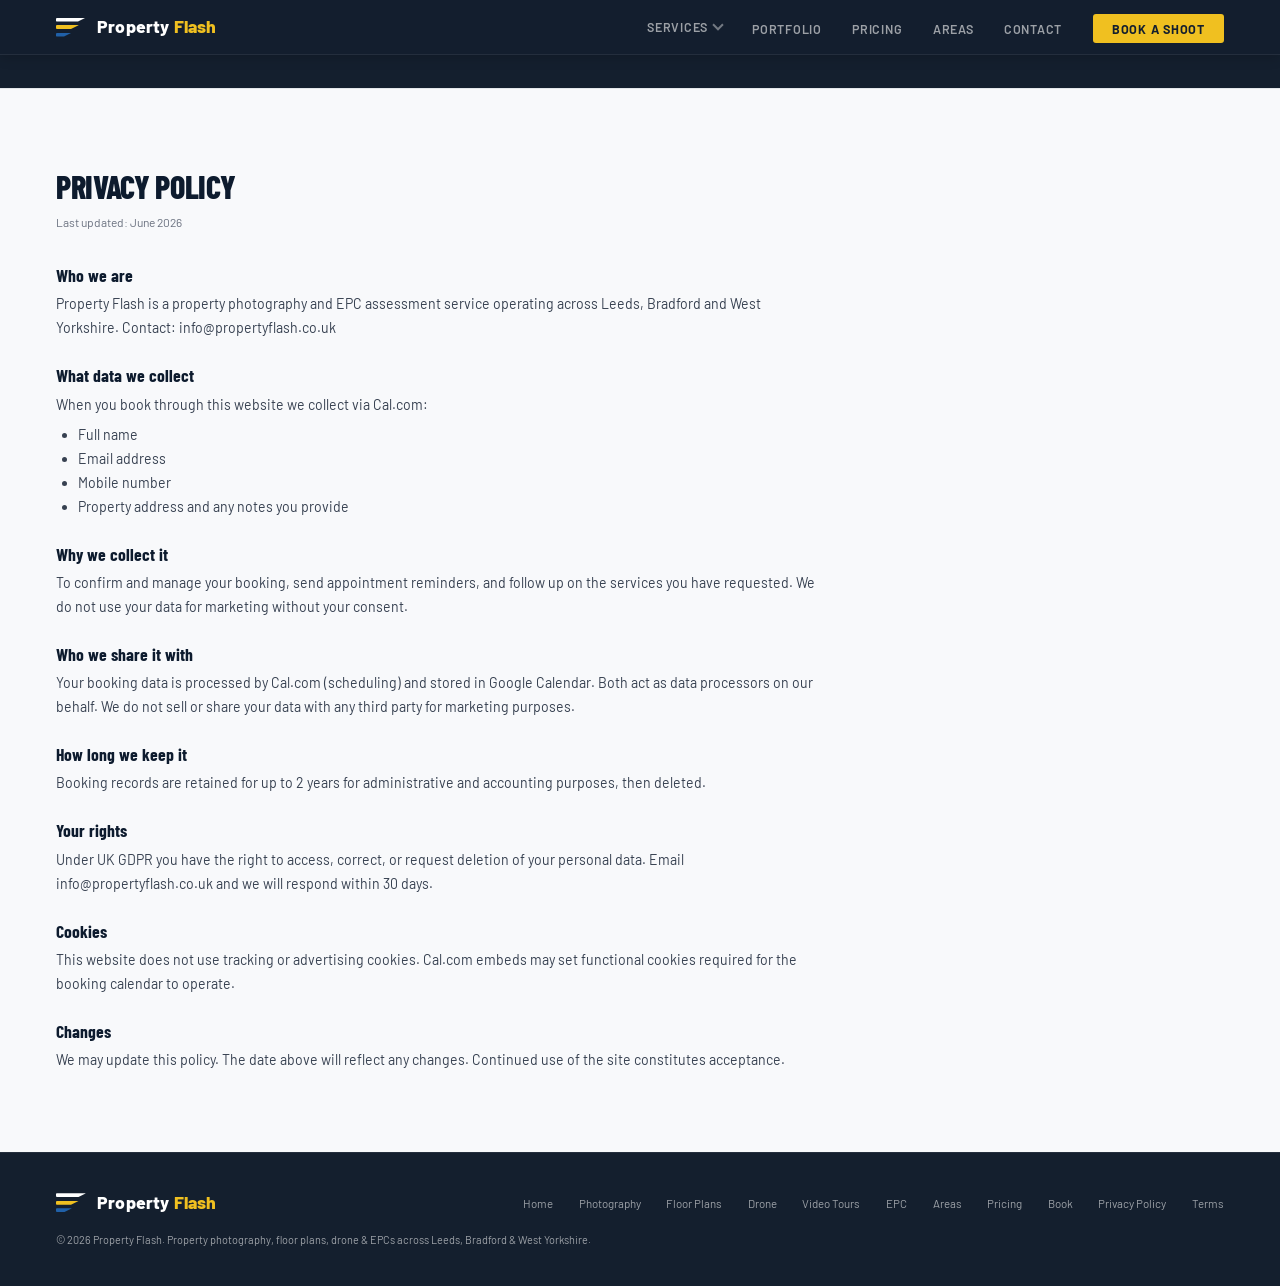
<file: privacy/index.html>
<!DOCTYPE html>
<html lang="en">
<head>
<meta charset="UTF-8"/>
<meta name="viewport" content="width=device-width,initial-scale=1.0"/>
<title>Privacy Policy – Property Flash</title>
<meta name="description" content="How Property Flash collects, uses and protects your data under UK GDPR when you book property photography or an EPC."/>
<link rel="canonical" href="https://www.propertyflash.co.uk/privacy/"/>
<meta name="theme-color" content="#141f2e"/>
<meta property="og:type" content="website"/>
<meta property="og:site_name" content="Property Flash"/>
<meta property="og:locale" content="en_GB"/>
<meta property="og:title" content="Privacy Policy – Property Flash"/>
<meta property="og:description" content="How Property Flash collects, uses and protects your data under UK GDPR when you book property photography or an EPC."/>
<meta property="og:url" content="https://www.propertyflash.co.uk/privacy/"/>
<meta property="og:image" content="https://www.propertyflash.co.uk/og.jpg"/>
<meta name="twitter:card" content="summary_large_image"/>
<meta name="twitter:title" content="Privacy Policy – Property Flash"/>
<meta name="twitter:description" content="How Property Flash collects, uses and protects your data under UK GDPR when you book property photography or an EPC."/>
<meta name="twitter:image" content="https://www.propertyflash.co.uk/og.jpg"/>
<link rel="icon" href="/favicon.ico" sizes="any"/>
<link rel="icon" type="image/svg+xml" href="/favicon.svg"/>
<link rel="apple-touch-icon" href="/apple-touch-icon.png"/>
<link rel="preconnect" href="https://fonts.googleapis.com">
<link rel="preconnect" href="https://fonts.gstatic.com" crossorigin>
<link href="https://fonts.googleapis.com/css2?family=Barlow+Condensed:wght@600;700;800&family=Barlow:wght@300;400;500;600;700&display=swap" rel="stylesheet">
<link rel="stylesheet" href="/styles.css">
<script type="application/ld+json">{"@context":"https://schema.org","@type":"ProfessionalService","@id":"https://www.propertyflash.co.uk/#business","name":"Property Flash","image":"https://www.propertyflash.co.uk/og.jpg","url":"https://www.propertyflash.co.uk","telephone":"+447776130735","email":"info@propertyflash.co.uk","priceRange":"\u00a3\u00a3","description":"Property photography, 2D floor plans, drone photography and EPCs for estate agents and landlords across Leeds, Bradford and West Yorkshire. Same or next day delivery.","areaServed":[{"@type":"City","name":"Leeds"},{"@type":"City","name":"Bradford"},{"@type":"City","name":"Guiseley"},{"@type":"City","name":"Yeadon"},{"@type":"City","name":"Horsforth"},{"@type":"City","name":"Pudsey"},{"@type":"City","name":"Headingley"},{"@type":"City","name":"Ilkley"},{"@type":"City","name":"Shipley"},{"@type":"City","name":"Keighley"},{"@type":"AdministrativeArea","name":"West Yorkshire"}],"address":{"@type":"PostalAddress","addressRegion":"West Yorkshire","addressCountry":"GB"},"openingHoursSpecification":[{"@type":"OpeningHoursSpecification","dayOfWeek":["Monday","Tuesday","Wednesday","Thursday","Friday","Saturday"],"opens":"08:00","closes":"18:00"}],"hasOfferCatalog":{"@type":"OfferCatalog","name":"Property marketing services","itemListElement":[{"@type":"Offer","itemOffered":{"@type":"Service","name":"Property Photography"},"priceCurrency":"GBP","price":"80"},{"@type":"Offer","itemOffered":{"@type":"Service","name":"2D Floor Plans"}},{"@type":"Offer","itemOffered":{"@type":"Service","name":"Drone Photography"},"priceCurrency":"GBP","price":"50"},{"@type":"Offer","itemOffered":{"@type":"Service","name":"Energy Performance Certificate"},"priceCurrency":"GBP","price":"60"},{"@type":"Offer","itemOffered":{"@type":"Service","name":"Walkthrough Video Tours"}}]}}</script>

</head>
<body>
<nav id="nav">
  <a class="logo" href="/">
    <div class="stripes"><span class="st stw"></span><span class="st sty"></span><span class="st stb"></span></div>
    <div class="logotype">Property <span class="fl">Flash</span></div>
  </a>
  <div class="nav-contact"><a href="tel:+447776130735" class="nphone"><svg viewBox="0 0 24 24"><path d="M22 16.92v3a2 2 0 0 1-2.18 2 19.79 19.79 0 0 1-8.63-3.07A19.5 19.5 0 0 1 4.69 12 19.79 19.79 0 0 1 1.63 3.42 2 2 0 0 1 3.6 1h3a2 2 0 0 1 2 1.72 12.84 12.84 0 0 0 .7 2.81 2 2 0 0 1-.45 2.11L7.91 8.62a16 16 0 0 0 6 6l.97-.97a2 2 0 0 1 2.11-.45 12.84 12.84 0 0 0 2.81.7A2 2 0 0 1 22 16.92z"/></svg>07776 130 735</a><a href="https://wa.me/447776130735" class="nwa" target="_blank" aria-label="WhatsApp"><svg viewBox="0 0 24 24"><path d="M20.5 3.5A11.5 11.5 0 0 0 2.1 17.4L.5 23.5l6.2-1.6A11.5 11.5 0 0 0 20.5 3.5zM12 21.3a9.3 9.3 0 0 1-4.7-1.3l-.3-.2-3.7 1 1-3.6-.2-.4a9.3 9.3 0 1 1 7.9 4.4zm5.1-7c-.3-.1-1.7-.8-1.9-.9s-.4-.1-.6.1-.7.9-.9 1.1-.3.1-.6 0c-1.7-.8-2.8-1.5-3.9-3.4-.3-.5.3-.5.9-1.5.1-.2 0-.3 0-.5s-.6-1.5-.9-2c-.2-.5-.5-.4-.6-.4h-.5c-.2 0-.5.1-.7.3-.9.9-1.3 2.1-1.3 3.3 0 1.3.9 2.8 1.1 3 .2.2 2.5 3.9 6 5.2 2.7 1.1 3.3.9 3.9.9s1.7-.7 2-1.4.3-1.3.2-1.4-.3-.1-.5-.3z"/></svg></a></div>
  <ul class="navlinks" id="nm">
    <li class="has-sub"><a href="/#services">Services</a>
      <ul class="subnav">
        <li><a href="/property-photography/">Photography</a></li>
        <li><a href="/floor-plans/">Floor Plans</a></li>
        <li><a href="/drone/">Drone</a></li>
        <li><a href="/video-tours/">Video Tours</a></li>
        <li><a href="/epc/">EPC</a></li>
      </ul>
    </li>
    <li><a href="/#gallery">Portfolio</a></li>
    <li><a href="/#pricing">Pricing</a></li>
    <li><a href="/areas/">Areas</a></li>
    <li><a href="/#contact">Contact</a></li>
    <li><a href="/#booking" class="nbtn">Book a Shoot</a></li>
  </ul>
  <button class="brgr" onclick="document.getElementById('nm').classList.toggle('open')"><span></span><span></span><span></span></button>
</nav>
<div class="pf-policy-wrap"><section class="policy-section">
  <div>
    <h2>Privacy Policy</h2>
    <p class="ps-updated">Last updated: June 2026</p>

    <h3>Who we are</h3>
    <p>Property Flash is a property photography and EPC assessment service operating across Leeds, Bradford and West Yorkshire. Contact: info@propertyflash.co.uk</p>

    <h3>What data we collect</h3>
    <p>When you book through this website we collect via Cal.com:</p>
    <ul>
      <li>Full name</li>
      <li>Email address</li>
      <li>Mobile number</li>
      <li>Property address and any notes you provide</li>
    </ul>

    <h3>Why we collect it</h3>
    <p>To confirm and manage your booking, send appointment reminders, and follow up on the services you have requested. We do not use your data for marketing without your consent.</p>

    <h3>Who we share it with</h3>
    <p>Your booking data is processed by Cal.com (scheduling) and stored in Google Calendar. Both act as data processors on our behalf. We do not sell or share your data with any third party for marketing purposes.</p>

    <h3>How long we keep it</h3>
    <p>Booking records are retained for up to 2 years for administrative and accounting purposes, then deleted.</p>

    <h3>Your rights</h3>
    <p>Under UK GDPR you have the right to access, correct, or request deletion of your personal data. Email info@propertyflash.co.uk and we will respond within 30 days.</p>

    <h3>Cookies</h3>
    <p>This website does not use tracking or advertising cookies. Cal.com embeds may set functional cookies required for the booking calendar to operate.</p>

    <h3>Changes</h3>
    <p>We may update this policy. The date above will reflect any changes. Continued use of the site constitutes acceptance.</p>
  </div>
</section></div>
<footer>
  <div class="ft">
    <a class="logo" href="/"><div class="stripes"><span class="st stw"></span><span class="st sty"></span><span class="st stb"></span></div><div class="logotype">Property <span class="fl">Flash</span></div></a>
    <div class="ftlinks"><a href="/">Home</a><a href="/property-photography/">Photography</a><a href="/floor-plans/">Floor Plans</a><a href="/drone/">Drone</a><a href="/video-tours/">Video Tours</a><a href="/epc/">EPC</a><a href="/areas/">Areas</a><a href="/#pricing">Pricing</a><a href="/#booking">Book</a><a href="/privacy/">Privacy Policy</a><a href="/terms/">Terms</a></div>
    <div class="ftcopy">&copy; 2026 Property Flash. Property photography, floor plans, drone &amp; EPCs across Leeds, Bradford &amp; West Yorkshire.</div>
  </div>
</footer>
<script>window.addEventListener('scroll',()=>document.getElementById('nav').classList.toggle('sm',scrollY>60));</script>
</body>
</html>
</file>
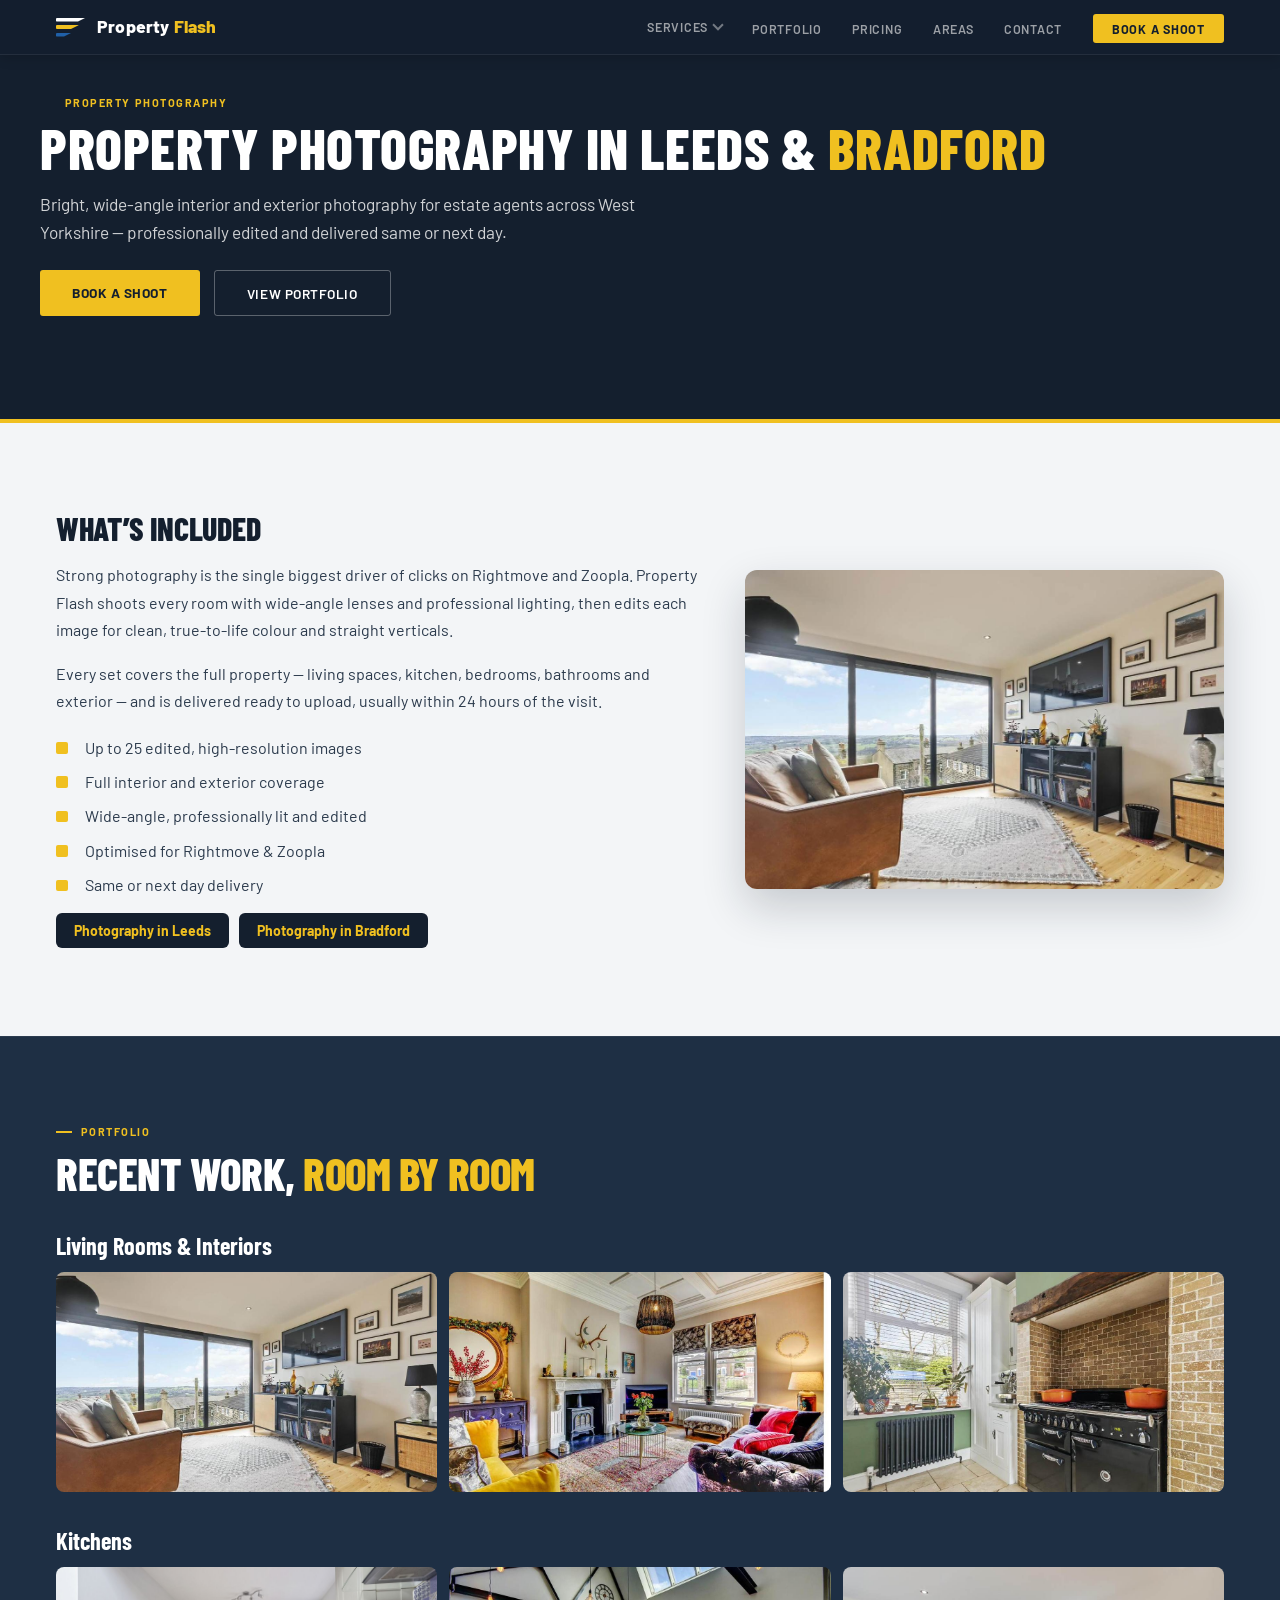
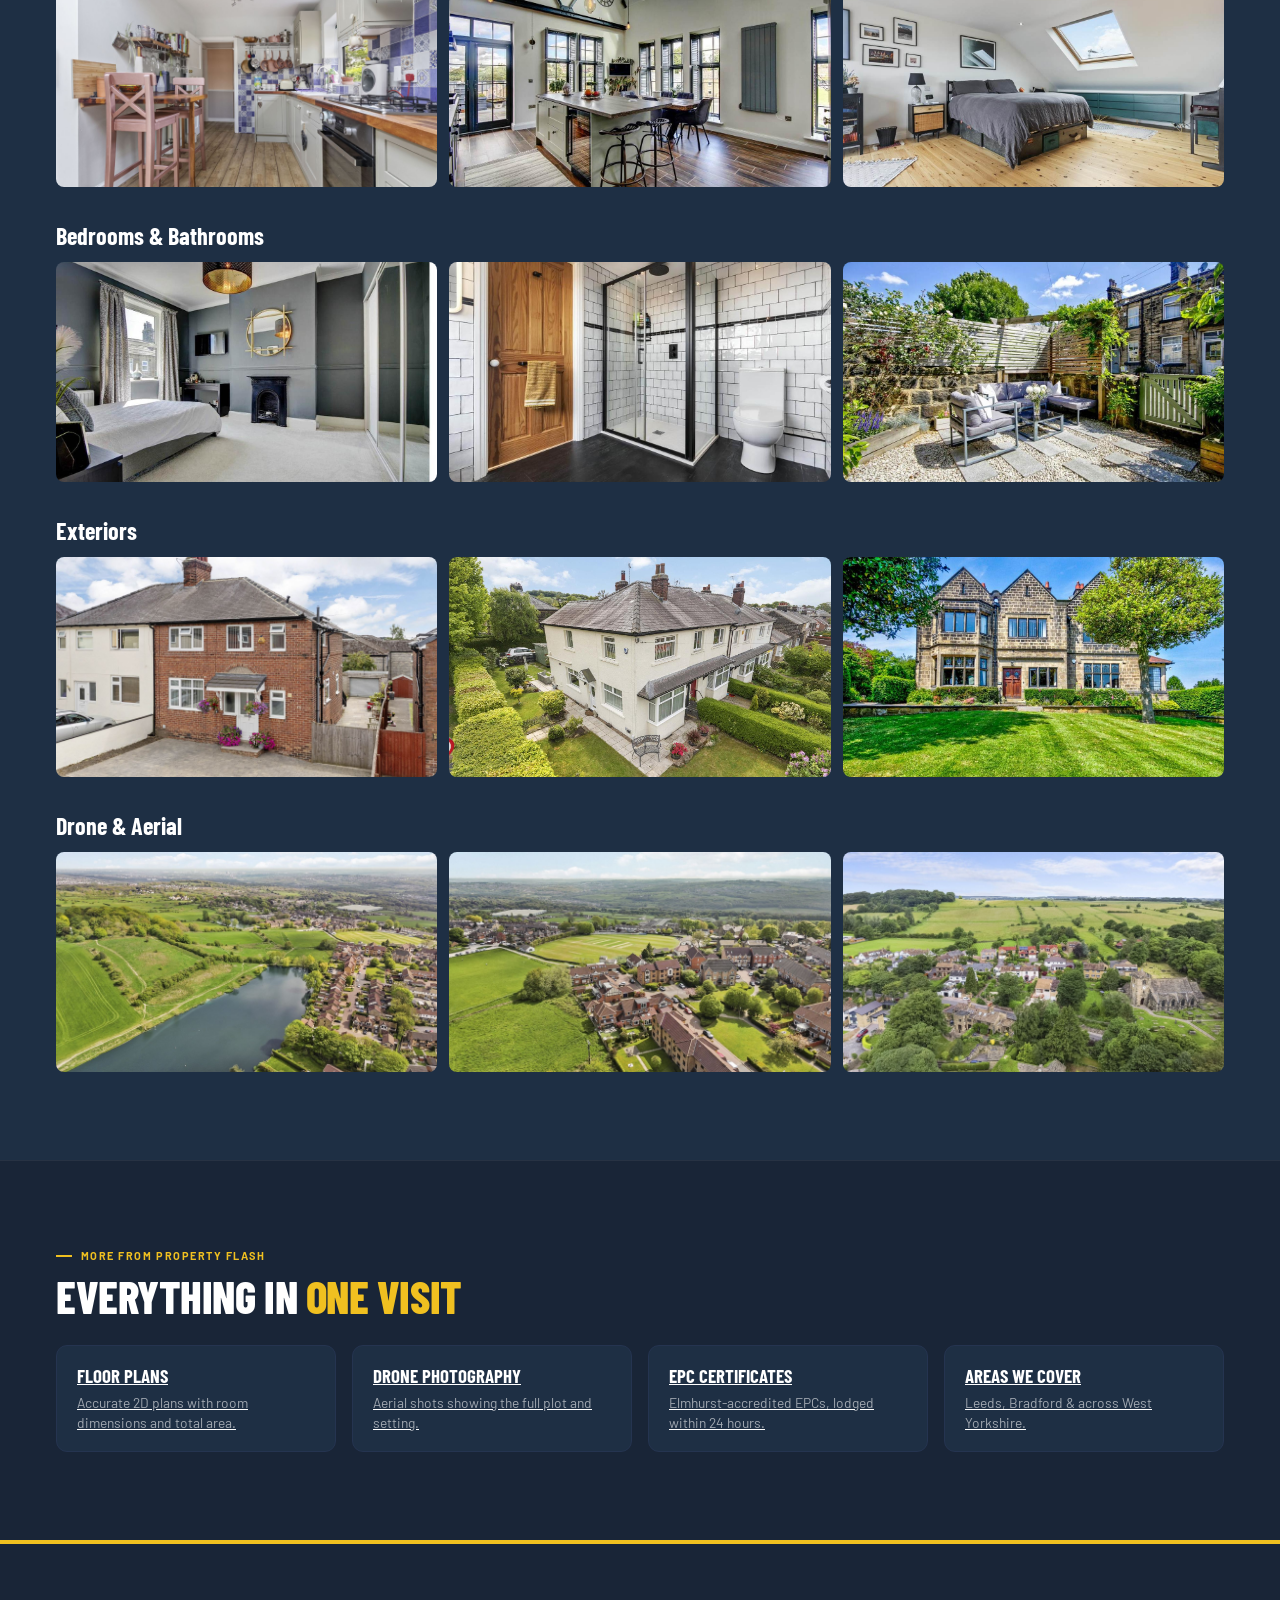
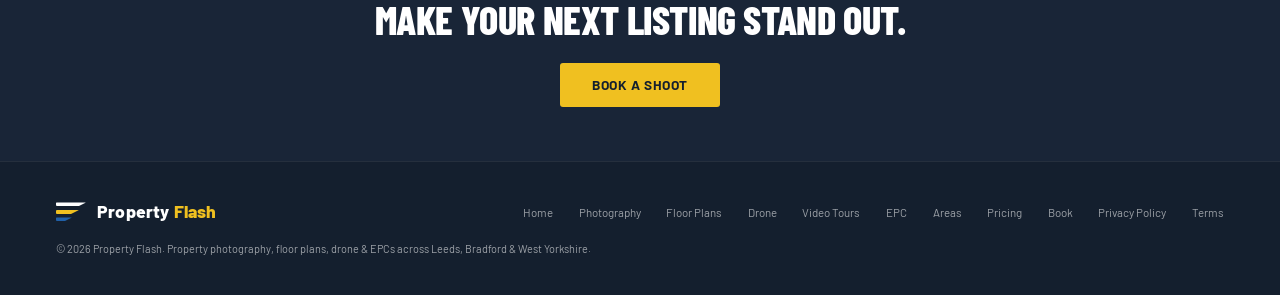
<file: property-photography/index.html>
<!DOCTYPE html>
<html lang="en">
<head>
<meta charset="UTF-8"/>
<meta name="viewport" content="width=device-width,initial-scale=1.0"/>
<title>Property Photography Leeds &amp; Bradford | Property Flash</title>
<meta name="description" content="Professional interior &amp; exterior property photography for estate agents in Leeds, Bradford &amp; West Yorkshire. Edited same or next day. Book online."/>
<link rel="canonical" href="https://www.propertyflash.co.uk/property-photography/"/>
<meta name="theme-color" content="#141f2e"/>
<meta property="og:type" content="website"/>
<meta property="og:site_name" content="Property Flash"/>
<meta property="og:locale" content="en_GB"/>
<meta property="og:title" content="Property Photography Leeds &amp; Bradford | Property Flash"/>
<meta property="og:description" content="Professional interior &amp; exterior property photography for estate agents in Leeds, Bradford &amp; West Yorkshire. Edited same or next day. Book online."/>
<meta property="og:url" content="https://www.propertyflash.co.uk/property-photography/"/>
<meta property="og:image" content="https://www.propertyflash.co.uk/og.jpg"/>
<meta name="twitter:card" content="summary_large_image"/>
<meta name="twitter:title" content="Property Photography Leeds &amp; Bradford | Property Flash"/>
<meta name="twitter:description" content="Professional interior &amp; exterior property photography for estate agents in Leeds, Bradford &amp; West Yorkshire. Edited same or next day. Book online."/>
<meta name="twitter:image" content="https://www.propertyflash.co.uk/og.jpg"/>
<link rel="icon" href="/favicon.ico" sizes="any"/>
<link rel="icon" type="image/svg+xml" href="/favicon.svg"/>
<link rel="apple-touch-icon" href="/apple-touch-icon.png"/>
<link rel="preconnect" href="https://fonts.googleapis.com">
<link rel="preconnect" href="https://fonts.gstatic.com" crossorigin>
<link href="https://fonts.googleapis.com/css2?family=Barlow+Condensed:wght@600;700;800&family=Barlow:wght@300;400;500;600;700&display=swap" rel="stylesheet">
<link rel="stylesheet" href="/styles.css">
<script type="application/ld+json">{"@context":"https://schema.org","@type":"ProfessionalService","@id":"https://www.propertyflash.co.uk/#business","name":"Property Flash","image":"https://www.propertyflash.co.uk/og.jpg","url":"https://www.propertyflash.co.uk","telephone":"+447776130735","email":"info@propertyflash.co.uk","priceRange":"\u00a3\u00a3","description":"Property photography, 2D floor plans, drone photography and EPCs for estate agents and landlords across Leeds, Bradford and West Yorkshire. Same or next day delivery.","areaServed":[{"@type":"City","name":"Leeds"},{"@type":"City","name":"Bradford"},{"@type":"City","name":"Guiseley"},{"@type":"City","name":"Yeadon"},{"@type":"City","name":"Horsforth"},{"@type":"City","name":"Pudsey"},{"@type":"City","name":"Headingley"},{"@type":"City","name":"Ilkley"},{"@type":"City","name":"Shipley"},{"@type":"City","name":"Keighley"},{"@type":"AdministrativeArea","name":"West Yorkshire"}],"address":{"@type":"PostalAddress","addressRegion":"West Yorkshire","addressCountry":"GB"},"openingHoursSpecification":[{"@type":"OpeningHoursSpecification","dayOfWeek":["Monday","Tuesday","Wednesday","Thursday","Friday","Saturday"],"opens":"08:00","closes":"18:00"}],"hasOfferCatalog":{"@type":"OfferCatalog","name":"Property marketing services","itemListElement":[{"@type":"Offer","itemOffered":{"@type":"Service","name":"Property Photography"},"priceCurrency":"GBP","price":"80"},{"@type":"Offer","itemOffered":{"@type":"Service","name":"2D Floor Plans"}},{"@type":"Offer","itemOffered":{"@type":"Service","name":"Drone Photography"},"priceCurrency":"GBP","price":"50"},{"@type":"Offer","itemOffered":{"@type":"Service","name":"Energy Performance Certificate"},"priceCurrency":"GBP","price":"60"},{"@type":"Offer","itemOffered":{"@type":"Service","name":"Walkthrough Video Tours"}}]}}</script>

</head>
<body>
<nav id="nav">
  <a class="logo" href="/">
    <div class="stripes"><span class="st stw"></span><span class="st sty"></span><span class="st stb"></span></div>
    <div class="logotype">Property <span class="fl">Flash</span></div>
  </a>
  <div class="nav-contact"><a href="tel:+447776130735" class="nphone"><svg viewBox="0 0 24 24"><path d="M22 16.92v3a2 2 0 0 1-2.18 2 19.79 19.79 0 0 1-8.63-3.07A19.5 19.5 0 0 1 4.69 12 19.79 19.79 0 0 1 1.63 3.42 2 2 0 0 1 3.6 1h3a2 2 0 0 1 2 1.72 12.84 12.84 0 0 0 .7 2.81 2 2 0 0 1-.45 2.11L7.91 8.62a16 16 0 0 0 6 6l.97-.97a2 2 0 0 1 2.11-.45 12.84 12.84 0 0 0 2.81.7A2 2 0 0 1 22 16.92z"/></svg>07776 130 735</a><a href="https://wa.me/447776130735" class="nwa" target="_blank" aria-label="WhatsApp"><svg viewBox="0 0 24 24"><path d="M20.5 3.5A11.5 11.5 0 0 0 2.1 17.4L.5 23.5l6.2-1.6A11.5 11.5 0 0 0 20.5 3.5zM12 21.3a9.3 9.3 0 0 1-4.7-1.3l-.3-.2-3.7 1 1-3.6-.2-.4a9.3 9.3 0 1 1 7.9 4.4zm5.1-7c-.3-.1-1.7-.8-1.9-.9s-.4-.1-.6.1-.7.9-.9 1.1-.3.1-.6 0c-1.7-.8-2.8-1.5-3.9-3.4-.3-.5.3-.5.9-1.5.1-.2 0-.3 0-.5s-.6-1.5-.9-2c-.2-.5-.5-.4-.6-.4h-.5c-.2 0-.5.1-.7.3-.9.9-1.3 2.1-1.3 3.3 0 1.3.9 2.8 1.1 3 .2.2 2.5 3.9 6 5.2 2.7 1.1 3.3.9 3.9.9s1.7-.7 2-1.4.3-1.3.2-1.4-.3-.1-.5-.3z"/></svg></a></div>
  <ul class="navlinks" id="nm">
    <li class="has-sub"><a href="/#services">Services</a>
      <ul class="subnav">
        <li><a href="/property-photography/">Photography</a></li>
        <li><a href="/floor-plans/">Floor Plans</a></li>
        <li><a href="/drone/">Drone</a></li>
        <li><a href="/video-tours/">Video Tours</a></li>
        <li><a href="/epc/">EPC</a></li>
      </ul>
    </li>
    <li><a href="/#gallery">Portfolio</a></li>
    <li><a href="/#pricing">Pricing</a></li>
    <li><a href="/areas/">Areas</a></li>
    <li><a href="/#contact">Contact</a></li>
    <li><a href="/#booking" class="nbtn">Book a Shoot</a></li>
  </ul>
  <button class="brgr" onclick="document.getElementById('nm').classList.toggle('open')"><span></span><span></span><span></span></button>
</nav>
<section class="sp-hero"><div class="w"><div class="eye">Property Photography</div><h1>Property Photography in Leeds &amp; <span class="y">Bradford</span></h1><p class="sp-lead">Bright, wide-angle interior and exterior photography for estate agents across West Yorkshire &mdash; professionally edited and delivered same or next day.</p><div class="h-btns"><a href="/#booking" class="bta">Book a Shoot</a><a href="/#gallery" class="btb">View Portfolio</a></div></div></section>
<div class="lt"><div class="w sp-split"><div class="sp-copy"><h2>What&rsquo;s included</h2><p>Strong photography is the single biggest driver of clicks on Rightmove and Zoopla. Property Flash shoots every room with wide-angle lenses and professional lighting, then edits each image for clean, true-to-life colour and straight verticals.</p><p>Every set covers the full property &mdash; living spaces, kitchen, bedrooms, bathrooms and exterior &mdash; and is delivered ready to upload, usually within 24 hours of the visit.</p><ul class="sp-list"><li>Up to 25 edited, high-resolution images</li><li>Full interior and exterior coverage</li><li>Wide-angle, professionally lit and edited</li><li>Optimised for Rightmove &amp; Zoopla</li><li>Same or next day delivery</li></ul><div class="citylinks"><a href="/property-photography/leeds/">Photography in Leeds</a><a href="/property-photography/bradford/">Photography in Bradford</a></div></div><div class="sp-media"><img src="/images/gallery-1.jpg" alt="Professional property photography of a living room in Leeds" loading="lazy"></div></div></div>
<div class="dk2"><div class="w"><div class="eye">Portfolio</div><h2>Recent work, <span class="y">room by room</span></h2>
<div class="pgal-hd">Living Rooms &amp; Interiors</div>
<div class="pgal"><img src="/images/gallery-1.jpg" alt="Wide-angle living room property photography, Leeds" loading="lazy"><img src="/images/gallery-2.jpg" alt="Bright interior photograph for an estate agent listing in West Yorkshire" loading="lazy"><img src="/images/gallery-3.jpg" alt="Professionally lit lounge photograph for a property listing" loading="lazy"></div>
<div class="pgal-hd">Kitchens</div>
<div class="pgal"><img src="/images/property-photography-west-yorkshire-cottage-kitchen.jpg" alt="Cottage kitchen with patterned tiles photographed for a West Yorkshire listing" loading="lazy"><img src="/images/gallery-4.jpg" alt="Kitchen property photography for a Leeds estate agent" loading="lazy"><img src="/images/gallery-5.jpg" alt="Modern kitchen photographed with wide-angle lens for a property listing" loading="lazy"></div>
<div class="pgal-hd">Bedrooms &amp; Bathrooms</div>
<div class="pgal"><img src="/images/gallery-6.jpg" alt="Bedroom photography for a property listing in West Yorkshire" loading="lazy"><img src="/images/gallery-7.jpg" alt="Bright bedroom photograph for a Rightmove listing" loading="lazy"><img src="/images/gallery-8.jpg" alt="Interior photograph for an estate agent in Leeds" loading="lazy"></div>
<div class="pgal-hd">Exteriors</div>
<div class="pgal"><img src="/images/property-photography-leeds-brick-semi-exterior.jpg" alt="Exterior photograph of a red-brick semi-detached house in Leeds" loading="lazy"><img src="/images/exterior-semi-leeds.jpg" alt="Front exterior property photography of a semi-detached home in Leeds" loading="lazy"><img src="/images/hero.jpg" alt="Exterior listing photograph of a West Yorkshire property" loading="lazy"></div>
<div class="pgal-hd">Drone &amp; Aerial</div>
<div class="pgal"><img src="/images/drone-photography-leeds-lakeside-estate.jpg" alt="Drone photograph of a lakeside housing estate in Leeds" loading="lazy"><img src="/images/drone-photography-leeds-cricket-ground.jpg" alt="Aerial drone photograph over a Leeds suburb and cricket pitch" loading="lazy"><img src="/images/drone-photography-west-yorkshire-village-church.jpg" alt="Aerial drone photo of a stone village and church in West Yorkshire" loading="lazy"></div>
</div></div>
<div class="dk"><div class="w"><div class="eye">More From Property Flash</div><h2>Everything in <span class="y">One Visit</span></h2><div class="sp-others"><a class="sp-oc" href="/floor-plans/"><h3>Floor Plans</h3><p>Accurate 2D plans with room dimensions and total area.</p></a><a class="sp-oc" href="/drone/"><h3>Drone Photography</h3><p>Aerial shots showing the full plot and setting.</p></a><a class="sp-oc" href="/epc/"><h3>EPC Certificates</h3><p>Elmhurst-accredited EPCs, lodged within 24 hours.</p></a><a class="sp-oc" href="/areas/"><h3>Areas We Cover</h3><p>Leeds, Bradford &amp; across West Yorkshire.</p></a></div></div></div>
<div class="sp-cta"><h2>Make your next listing stand out.</h2><a href="/#booking" class="bta">Book a Shoot</a></div>
<footer>
  <div class="ft">
    <a class="logo" href="/"><div class="stripes"><span class="st stw"></span><span class="st sty"></span><span class="st stb"></span></div><div class="logotype">Property <span class="fl">Flash</span></div></a>
    <div class="ftlinks"><a href="/">Home</a><a href="/property-photography/">Photography</a><a href="/floor-plans/">Floor Plans</a><a href="/drone/">Drone</a><a href="/video-tours/">Video Tours</a><a href="/epc/">EPC</a><a href="/areas/">Areas</a><a href="/#pricing">Pricing</a><a href="/#booking">Book</a><a href="/privacy/">Privacy Policy</a><a href="/terms/">Terms</a></div>
    <div class="ftcopy">&copy; 2026 Property Flash. Property photography, floor plans, drone &amp; EPCs across Leeds, Bradford &amp; West Yorkshire.</div>
  </div>
</footer>
<script>window.addEventListener('scroll',()=>document.getElementById('nav').classList.toggle('sm',scrollY>60));</script>
</body>
</html>
</file>
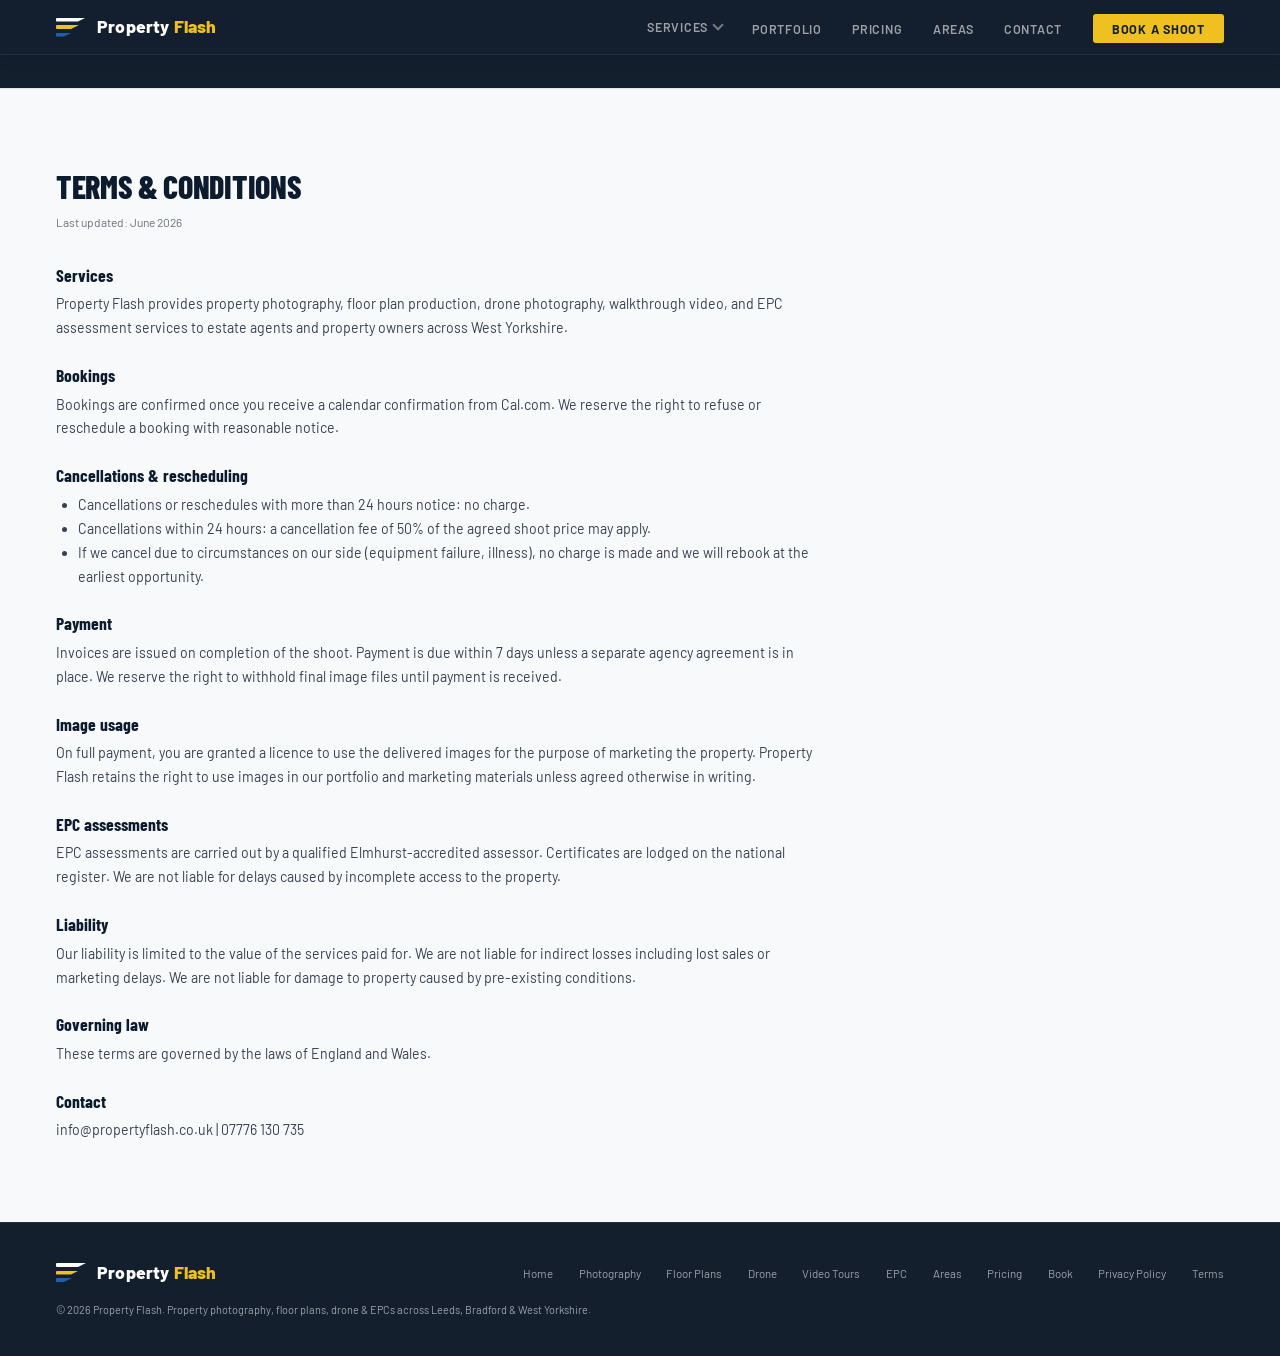
<file: terms/index.html>
<!DOCTYPE html>
<html lang="en">
<head>
<meta charset="UTF-8"/>
<meta name="viewport" content="width=device-width,initial-scale=1.0"/>
<title>Terms &amp; Conditions – Property Flash</title>
<meta name="description" content="Terms and conditions for Property Flash property photography, floor plan, drone and EPC services across West Yorkshire."/>
<link rel="canonical" href="https://www.propertyflash.co.uk/terms/"/>
<meta name="theme-color" content="#141f2e"/>
<meta property="og:type" content="website"/>
<meta property="og:site_name" content="Property Flash"/>
<meta property="og:locale" content="en_GB"/>
<meta property="og:title" content="Terms &amp; Conditions – Property Flash"/>
<meta property="og:description" content="Terms and conditions for Property Flash property photography, floor plan, drone and EPC services across West Yorkshire."/>
<meta property="og:url" content="https://www.propertyflash.co.uk/terms/"/>
<meta property="og:image" content="https://www.propertyflash.co.uk/og.jpg"/>
<meta name="twitter:card" content="summary_large_image"/>
<meta name="twitter:title" content="Terms &amp; Conditions – Property Flash"/>
<meta name="twitter:description" content="Terms and conditions for Property Flash property photography, floor plan, drone and EPC services across West Yorkshire."/>
<meta name="twitter:image" content="https://www.propertyflash.co.uk/og.jpg"/>
<link rel="icon" href="/favicon.ico" sizes="any"/>
<link rel="icon" type="image/svg+xml" href="/favicon.svg"/>
<link rel="apple-touch-icon" href="/apple-touch-icon.png"/>
<link rel="preconnect" href="https://fonts.googleapis.com">
<link rel="preconnect" href="https://fonts.gstatic.com" crossorigin>
<link href="https://fonts.googleapis.com/css2?family=Barlow+Condensed:wght@600;700;800&family=Barlow:wght@300;400;500;600;700&display=swap" rel="stylesheet">
<link rel="stylesheet" href="/styles.css">
<script type="application/ld+json">{"@context":"https://schema.org","@type":"ProfessionalService","@id":"https://www.propertyflash.co.uk/#business","name":"Property Flash","image":"https://www.propertyflash.co.uk/og.jpg","url":"https://www.propertyflash.co.uk","telephone":"+447776130735","email":"info@propertyflash.co.uk","priceRange":"\u00a3\u00a3","description":"Property photography, 2D floor plans, drone photography and EPCs for estate agents and landlords across Leeds, Bradford and West Yorkshire. Same or next day delivery.","areaServed":[{"@type":"City","name":"Leeds"},{"@type":"City","name":"Bradford"},{"@type":"City","name":"Guiseley"},{"@type":"City","name":"Yeadon"},{"@type":"City","name":"Horsforth"},{"@type":"City","name":"Pudsey"},{"@type":"City","name":"Headingley"},{"@type":"City","name":"Ilkley"},{"@type":"City","name":"Shipley"},{"@type":"City","name":"Keighley"},{"@type":"AdministrativeArea","name":"West Yorkshire"}],"address":{"@type":"PostalAddress","addressRegion":"West Yorkshire","addressCountry":"GB"},"openingHoursSpecification":[{"@type":"OpeningHoursSpecification","dayOfWeek":["Monday","Tuesday","Wednesday","Thursday","Friday","Saturday"],"opens":"08:00","closes":"18:00"}],"hasOfferCatalog":{"@type":"OfferCatalog","name":"Property marketing services","itemListElement":[{"@type":"Offer","itemOffered":{"@type":"Service","name":"Property Photography"},"priceCurrency":"GBP","price":"80"},{"@type":"Offer","itemOffered":{"@type":"Service","name":"2D Floor Plans"}},{"@type":"Offer","itemOffered":{"@type":"Service","name":"Drone Photography"},"priceCurrency":"GBP","price":"50"},{"@type":"Offer","itemOffered":{"@type":"Service","name":"Energy Performance Certificate"},"priceCurrency":"GBP","price":"60"},{"@type":"Offer","itemOffered":{"@type":"Service","name":"Walkthrough Video Tours"}}]}}</script>

</head>
<body>
<nav id="nav">
  <a class="logo" href="/">
    <div class="stripes"><span class="st stw"></span><span class="st sty"></span><span class="st stb"></span></div>
    <div class="logotype">Property <span class="fl">Flash</span></div>
  </a>
  <div class="nav-contact"><a href="tel:+447776130735" class="nphone"><svg viewBox="0 0 24 24"><path d="M22 16.92v3a2 2 0 0 1-2.18 2 19.79 19.79 0 0 1-8.63-3.07A19.5 19.5 0 0 1 4.69 12 19.79 19.79 0 0 1 1.63 3.42 2 2 0 0 1 3.6 1h3a2 2 0 0 1 2 1.72 12.84 12.84 0 0 0 .7 2.81 2 2 0 0 1-.45 2.11L7.91 8.62a16 16 0 0 0 6 6l.97-.97a2 2 0 0 1 2.11-.45 12.84 12.84 0 0 0 2.81.7A2 2 0 0 1 22 16.92z"/></svg>07776 130 735</a><a href="https://wa.me/447776130735" class="nwa" target="_blank" aria-label="WhatsApp"><svg viewBox="0 0 24 24"><path d="M20.5 3.5A11.5 11.5 0 0 0 2.1 17.4L.5 23.5l6.2-1.6A11.5 11.5 0 0 0 20.5 3.5zM12 21.3a9.3 9.3 0 0 1-4.7-1.3l-.3-.2-3.7 1 1-3.6-.2-.4a9.3 9.3 0 1 1 7.9 4.4zm5.1-7c-.3-.1-1.7-.8-1.9-.9s-.4-.1-.6.1-.7.9-.9 1.1-.3.1-.6 0c-1.7-.8-2.8-1.5-3.9-3.4-.3-.5.3-.5.9-1.5.1-.2 0-.3 0-.5s-.6-1.5-.9-2c-.2-.5-.5-.4-.6-.4h-.5c-.2 0-.5.1-.7.3-.9.9-1.3 2.1-1.3 3.3 0 1.3.9 2.8 1.1 3 .2.2 2.5 3.9 6 5.2 2.7 1.1 3.3.9 3.9.9s1.7-.7 2-1.4.3-1.3.2-1.4-.3-.1-.5-.3z"/></svg></a></div>
  <ul class="navlinks" id="nm">
    <li class="has-sub"><a href="/#services">Services</a>
      <ul class="subnav">
        <li><a href="/property-photography/">Photography</a></li>
        <li><a href="/floor-plans/">Floor Plans</a></li>
        <li><a href="/drone/">Drone</a></li>
        <li><a href="/video-tours/">Video Tours</a></li>
        <li><a href="/epc/">EPC</a></li>
      </ul>
    </li>
    <li><a href="/#gallery">Portfolio</a></li>
    <li><a href="/#pricing">Pricing</a></li>
    <li><a href="/areas/">Areas</a></li>
    <li><a href="/#contact">Contact</a></li>
    <li><a href="/#booking" class="nbtn">Book a Shoot</a></li>
  </ul>
  <button class="brgr" onclick="document.getElementById('nm').classList.toggle('open')"><span></span><span></span><span></span></button>
</nav>
<div class="pf-policy-wrap"><section class="policy-section">
  <div>
    <h2>Terms &amp; Conditions</h2>
    <p class="ps-updated">Last updated: June 2026</p>

    <h3>Services</h3>
    <p>Property Flash provides property photography, floor plan production, drone photography, walkthrough video, and EPC assessment services to estate agents and property owners across West Yorkshire.</p>

    <h3>Bookings</h3>
    <p>Bookings are confirmed once you receive a calendar confirmation from Cal.com. We reserve the right to refuse or reschedule a booking with reasonable notice.</p>

    <h3>Cancellations &amp; rescheduling</h3>
    <ul>
      <li>Cancellations or reschedules with more than 24 hours notice: no charge.</li>
      <li>Cancellations within 24 hours: a cancellation fee of 50% of the agreed shoot price may apply.</li>
      <li>If we cancel due to circumstances on our side (equipment failure, illness), no charge is made and we will rebook at the earliest opportunity.</li>
    </ul>

    <h3>Payment</h3>
    <p>Invoices are issued on completion of the shoot. Payment is due within 7 days unless a separate agency agreement is in place. We reserve the right to withhold final image files until payment is received.</p>

    <h3>Image usage</h3>
    <p>On full payment, you are granted a licence to use the delivered images for the purpose of marketing the property. Property Flash retains the right to use images in our portfolio and marketing materials unless agreed otherwise in writing.</p>

    <h3>EPC assessments</h3>
    <p>EPC assessments are carried out by a qualified Elmhurst-accredited assessor. Certificates are lodged on the national register. We are not liable for delays caused by incomplete access to the property.</p>

    <h3>Liability</h3>
    <p>Our liability is limited to the value of the services paid for. We are not liable for indirect losses including lost sales or marketing delays. We are not liable for damage to property caused by pre-existing conditions.</p>

    <h3>Governing law</h3>
    <p>These terms are governed by the laws of England and Wales.</p>

    <h3>Contact</h3>
    <p>info@propertyflash.co.uk | 07776 130 735</p>
  </div>
</section></div>
<footer>
  <div class="ft">
    <a class="logo" href="/"><div class="stripes"><span class="st stw"></span><span class="st sty"></span><span class="st stb"></span></div><div class="logotype">Property <span class="fl">Flash</span></div></a>
    <div class="ftlinks"><a href="/">Home</a><a href="/property-photography/">Photography</a><a href="/floor-plans/">Floor Plans</a><a href="/drone/">Drone</a><a href="/video-tours/">Video Tours</a><a href="/epc/">EPC</a><a href="/areas/">Areas</a><a href="/#pricing">Pricing</a><a href="/#booking">Book</a><a href="/privacy/">Privacy Policy</a><a href="/terms/">Terms</a></div>
    <div class="ftcopy">&copy; 2026 Property Flash. Property photography, floor plans, drone &amp; EPCs across Leeds, Bradford &amp; West Yorkshire.</div>
  </div>
</footer>
<script>window.addEventListener('scroll',()=>document.getElementById('nav').classList.toggle('sm',scrollY>60));</script>
</body>
</html>
</file>
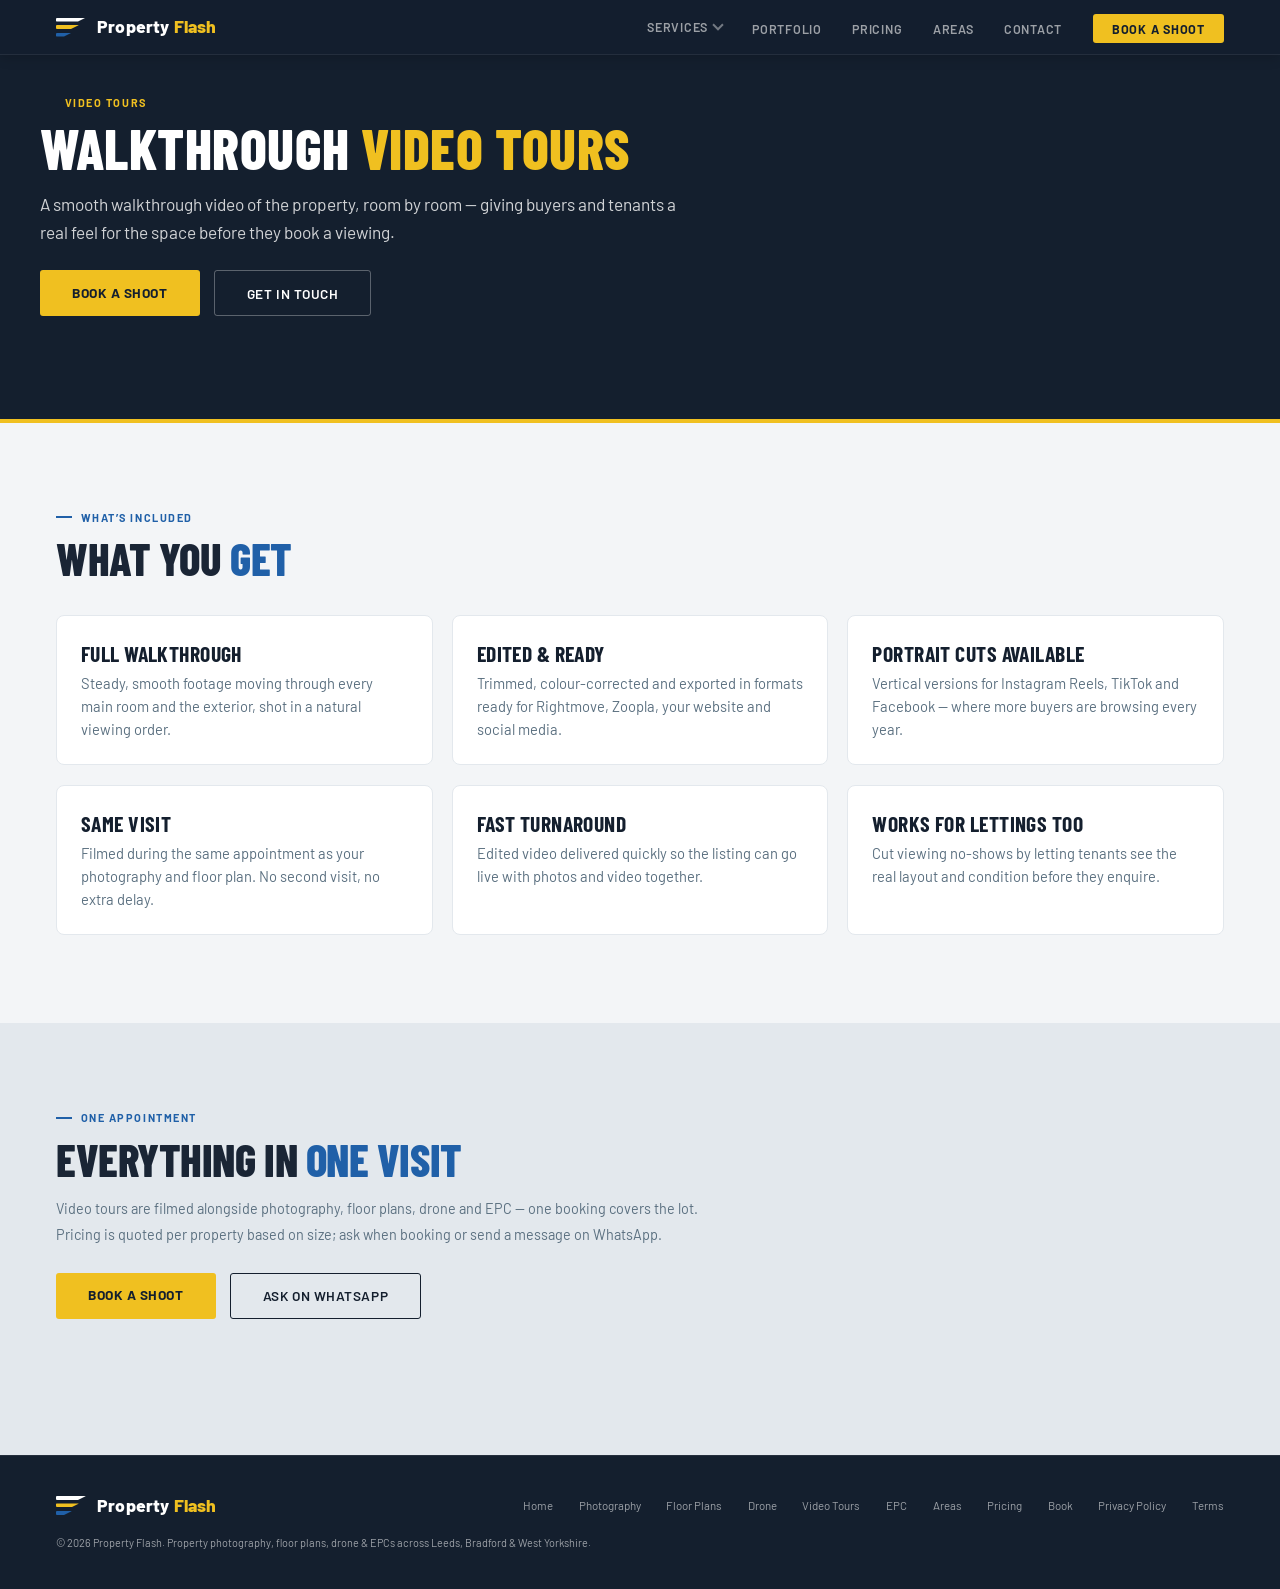
<file: video-tours/index.html>
<!DOCTYPE html>
<html lang="en">
<head>
<meta charset="UTF-8"/>
<meta name="viewport" content="width=device-width,initial-scale=1.0"/>
<title>Property Video Tours Leeds &amp; Bradford | Property Flash</title>
<meta name="description" content="Walkthrough property video tours in Leeds, Bradford &amp; West Yorkshire. Filmed during your photo visit, edited for Rightmove, Zoopla and social media."/>
<link rel="canonical" href="https://www.propertyflash.co.uk/video-tours/"/>
<meta name="theme-color" content="#141f2e"/>
<meta property="og:type" content="website"/>
<meta property="og:site_name" content="Property Flash"/>
<meta property="og:locale" content="en_GB"/>
<meta property="og:title" content="Property Video Tours Leeds &amp; Bradford | Property Flash"/>
<meta property="og:description" content="Walkthrough property video tours in Leeds, Bradford &amp; West Yorkshire. Filmed during your photo visit, edited for Rightmove, Zoopla and social media."/>
<meta property="og:url" content="https://www.propertyflash.co.uk/video-tours/"/>
<meta property="og:image" content="https://www.propertyflash.co.uk/og.jpg"/>
<meta name="twitter:card" content="summary_large_image"/>
<meta name="twitter:title" content="Property Video Tours Leeds &amp; Bradford | Property Flash"/>
<meta name="twitter:description" content="Walkthrough property video tours in Leeds, Bradford &amp; West Yorkshire. Filmed during your photo visit, edited for Rightmove, Zoopla and social media."/>
<meta name="twitter:image" content="https://www.propertyflash.co.uk/og.jpg"/>
<link rel="icon" href="/favicon.ico" sizes="any"/>
<link rel="icon" type="image/svg+xml" href="/favicon.svg"/>
<link rel="apple-touch-icon" href="/apple-touch-icon.png"/>
<link rel="preconnect" href="https://fonts.googleapis.com">
<link rel="preconnect" href="https://fonts.gstatic.com" crossorigin>
<link href="https://fonts.googleapis.com/css2?family=Barlow+Condensed:wght@600;700;800&family=Barlow:wght@300;400;500;600;700&display=swap" rel="stylesheet">
<link rel="stylesheet" href="/styles.css">
<script type="application/ld+json">{"@context":"https://schema.org","@type":"ProfessionalService","@id":"https://www.propertyflash.co.uk/#business","name":"Property Flash","image":"https://www.propertyflash.co.uk/og.jpg","url":"https://www.propertyflash.co.uk","telephone":"+447776130735","email":"info@propertyflash.co.uk","priceRange":"\u00a3\u00a3","description":"Property photography, 2D floor plans, drone photography and EPCs for estate agents and landlords across Leeds, Bradford and West Yorkshire. Same or next day delivery.","areaServed":[{"@type":"City","name":"Leeds"},{"@type":"City","name":"Bradford"},{"@type":"City","name":"Guiseley"},{"@type":"City","name":"Yeadon"},{"@type":"City","name":"Horsforth"},{"@type":"City","name":"Pudsey"},{"@type":"City","name":"Headingley"},{"@type":"City","name":"Ilkley"},{"@type":"City","name":"Shipley"},{"@type":"City","name":"Keighley"},{"@type":"AdministrativeArea","name":"West Yorkshire"}],"address":{"@type":"PostalAddress","addressRegion":"West Yorkshire","addressCountry":"GB"},"openingHoursSpecification":[{"@type":"OpeningHoursSpecification","dayOfWeek":["Monday","Tuesday","Wednesday","Thursday","Friday","Saturday"],"opens":"08:00","closes":"18:00"}],"hasOfferCatalog":{"@type":"OfferCatalog","name":"Property marketing services","itemListElement":[{"@type":"Offer","itemOffered":{"@type":"Service","name":"Property Photography"},"priceCurrency":"GBP","price":"80"},{"@type":"Offer","itemOffered":{"@type":"Service","name":"2D Floor Plans"}},{"@type":"Offer","itemOffered":{"@type":"Service","name":"Drone Photography"},"priceCurrency":"GBP","price":"50"},{"@type":"Offer","itemOffered":{"@type":"Service","name":"Energy Performance Certificate"},"priceCurrency":"GBP","price":"60"},{"@type":"Offer","itemOffered":{"@type":"Service","name":"Walkthrough Video Tours"}}]}}</script>

</head>
<body>
<nav id="nav">
  <a class="logo" href="/">
    <div class="stripes"><span class="st stw"></span><span class="st sty"></span><span class="st stb"></span></div>
    <div class="logotype">Property <span class="fl">Flash</span></div>
  </a>
  <div class="nav-contact"><a href="tel:+447776130735" class="nphone"><svg viewBox="0 0 24 24"><path d="M22 16.92v3a2 2 0 0 1-2.18 2 19.79 19.79 0 0 1-8.63-3.07A19.5 19.5 0 0 1 4.69 12 19.79 19.79 0 0 1 1.63 3.42 2 2 0 0 1 3.6 1h3a2 2 0 0 1 2 1.72 12.84 12.84 0 0 0 .7 2.81 2 2 0 0 1-.45 2.11L7.91 8.62a16 16 0 0 0 6 6l.97-.97a2 2 0 0 1 2.11-.45 12.84 12.84 0 0 0 2.81.7A2 2 0 0 1 22 16.92z"/></svg>07776 130 735</a><a href="https://wa.me/447776130735" class="nwa" target="_blank" aria-label="WhatsApp"><svg viewBox="0 0 24 24"><path d="M20.5 3.5A11.5 11.5 0 0 0 2.1 17.4L.5 23.5l6.2-1.6A11.5 11.5 0 0 0 20.5 3.5zM12 21.3a9.3 9.3 0 0 1-4.7-1.3l-.3-.2-3.7 1 1-3.6-.2-.4a9.3 9.3 0 1 1 7.9 4.4zm5.1-7c-.3-.1-1.7-.8-1.9-.9s-.4-.1-.6.1-.7.9-.9 1.1-.3.1-.6 0c-1.7-.8-2.8-1.5-3.9-3.4-.3-.5.3-.5.9-1.5.1-.2 0-.3 0-.5s-.6-1.5-.9-2c-.2-.5-.5-.4-.6-.4h-.5c-.2 0-.5.1-.7.3-.9.9-1.3 2.1-1.3 3.3 0 1.3.9 2.8 1.1 3 .2.2 2.5 3.9 6 5.2 2.7 1.1 3.3.9 3.9.9s1.7-.7 2-1.4.3-1.3.2-1.4-.3-.1-.5-.3z"/></svg></a></div>
  <ul class="navlinks" id="nm">
    <li class="has-sub"><a href="/#services">Services</a>
      <ul class="subnav">
        <li><a href="/property-photography/">Photography</a></li>
        <li><a href="/floor-plans/">Floor Plans</a></li>
        <li><a href="/drone/">Drone</a></li>
        <li><a href="/video-tours/">Video Tours</a></li>
        <li><a href="/epc/">EPC</a></li>
      </ul>
    </li>
    <li><a href="/#gallery">Portfolio</a></li>
    <li><a href="/#pricing">Pricing</a></li>
    <li><a href="/areas/">Areas</a></li>
    <li><a href="/#contact">Contact</a></li>
    <li><a href="/#booking" class="nbtn">Book a Shoot</a></li>
  </ul>
  <button class="brgr" onclick="document.getElementById('nm').classList.toggle('open')"><span></span><span></span><span></span></button>
</nav>
<section class="sp-hero"><div class="w"><div class="eye">Video Tours</div><h1>Walkthrough <span class="y">Video Tours</span></h1><p class="sp-lead">A smooth walkthrough video of the property, room by room &mdash; giving buyers and tenants a real feel for the space before they book a viewing.</p><div class="h-btns"><a href="/#booking" class="bta">Book a Shoot</a><a href="/#contact" class="btb">Get in Touch</a></div></div></section>

<div class="lt" id="vt-detail">
  <div class="w">
    <div class="eye">What&rsquo;s included</div>
    <h2>What You <span class="b">Get</span></h2>
    <div class="prep-grid" style="margin-top:2rem">
      <div class="prep-card"><h3>Full Walkthrough</h3><p>Steady, smooth footage moving through every main room and the exterior, shot in a natural viewing order.</p></div>
      <div class="prep-card"><h3>Edited &amp; Ready</h3><p>Trimmed, colour-corrected and exported in formats ready for Rightmove, Zoopla, your website and social media.</p></div>
      <div class="prep-card"><h3>Portrait Cuts Available</h3><p>Vertical versions for Instagram Reels, TikTok and Facebook &mdash; where more buyers are browsing every year.</p></div>
      <div class="prep-card"><h3>Same Visit</h3><p>Filmed during the same appointment as your photography and floor plan. No second visit, no extra delay.</p></div>
      <div class="prep-card"><h3>Fast Turnaround</h3><p>Edited video delivered quickly so the listing can go live with photos and video together.</p></div>
      <div class="prep-card"><h3>Works for Lettings Too</h3><p>Cut viewing no-shows by letting tenants see the real layout and condition before they enquire.</p></div>
    </div>
  </div>
</div>

<div class="lt2">
  <div class="w">
    <div class="eye">One Appointment</div>
    <h2>Everything in <span class="b">One Visit</span></h2>
    <p class="sub" style="max-width:680px">Video tours are filmed alongside photography, floor plans, drone and EPC &mdash; one booking covers the lot. Pricing is quoted per property based on size; ask when booking or send a message on WhatsApp.</p>
    <div class="h-btns" style="margin-top:1.6rem"><a href="/#booking" class="bta">Book a Shoot</a><a href="https://wa.me/447776130735" class="btb" style="border-color:var(--navy);color:var(--navy)" target="_blank">Ask on WhatsApp</a></div>
  </div>
</div>

<footer>
  <div class="ft">
    <a class="logo" href="/"><div class="stripes"><span class="st stw"></span><span class="st sty"></span><span class="st stb"></span></div><div class="logotype">Property <span class="fl">Flash</span></div></a>
    <div class="ftlinks"><a href="/">Home</a><a href="/property-photography/">Photography</a><a href="/floor-plans/">Floor Plans</a><a href="/drone/">Drone</a><a href="/video-tours/">Video Tours</a><a href="/epc/">EPC</a><a href="/areas/">Areas</a><a href="/#pricing">Pricing</a><a href="/#booking">Book</a><a href="/privacy/">Privacy Policy</a><a href="/terms/">Terms</a></div>
    <div class="ftcopy">&copy; 2026 Property Flash. Property photography, floor plans, drone &amp; EPCs across Leeds, Bradford &amp; West Yorkshire.</div>
  </div>
</footer>
<script>window.addEventListener('scroll',()=>document.getElementById('nav').classList.toggle('sm',scrollY>60));</script>
</body>
</html>
</file>
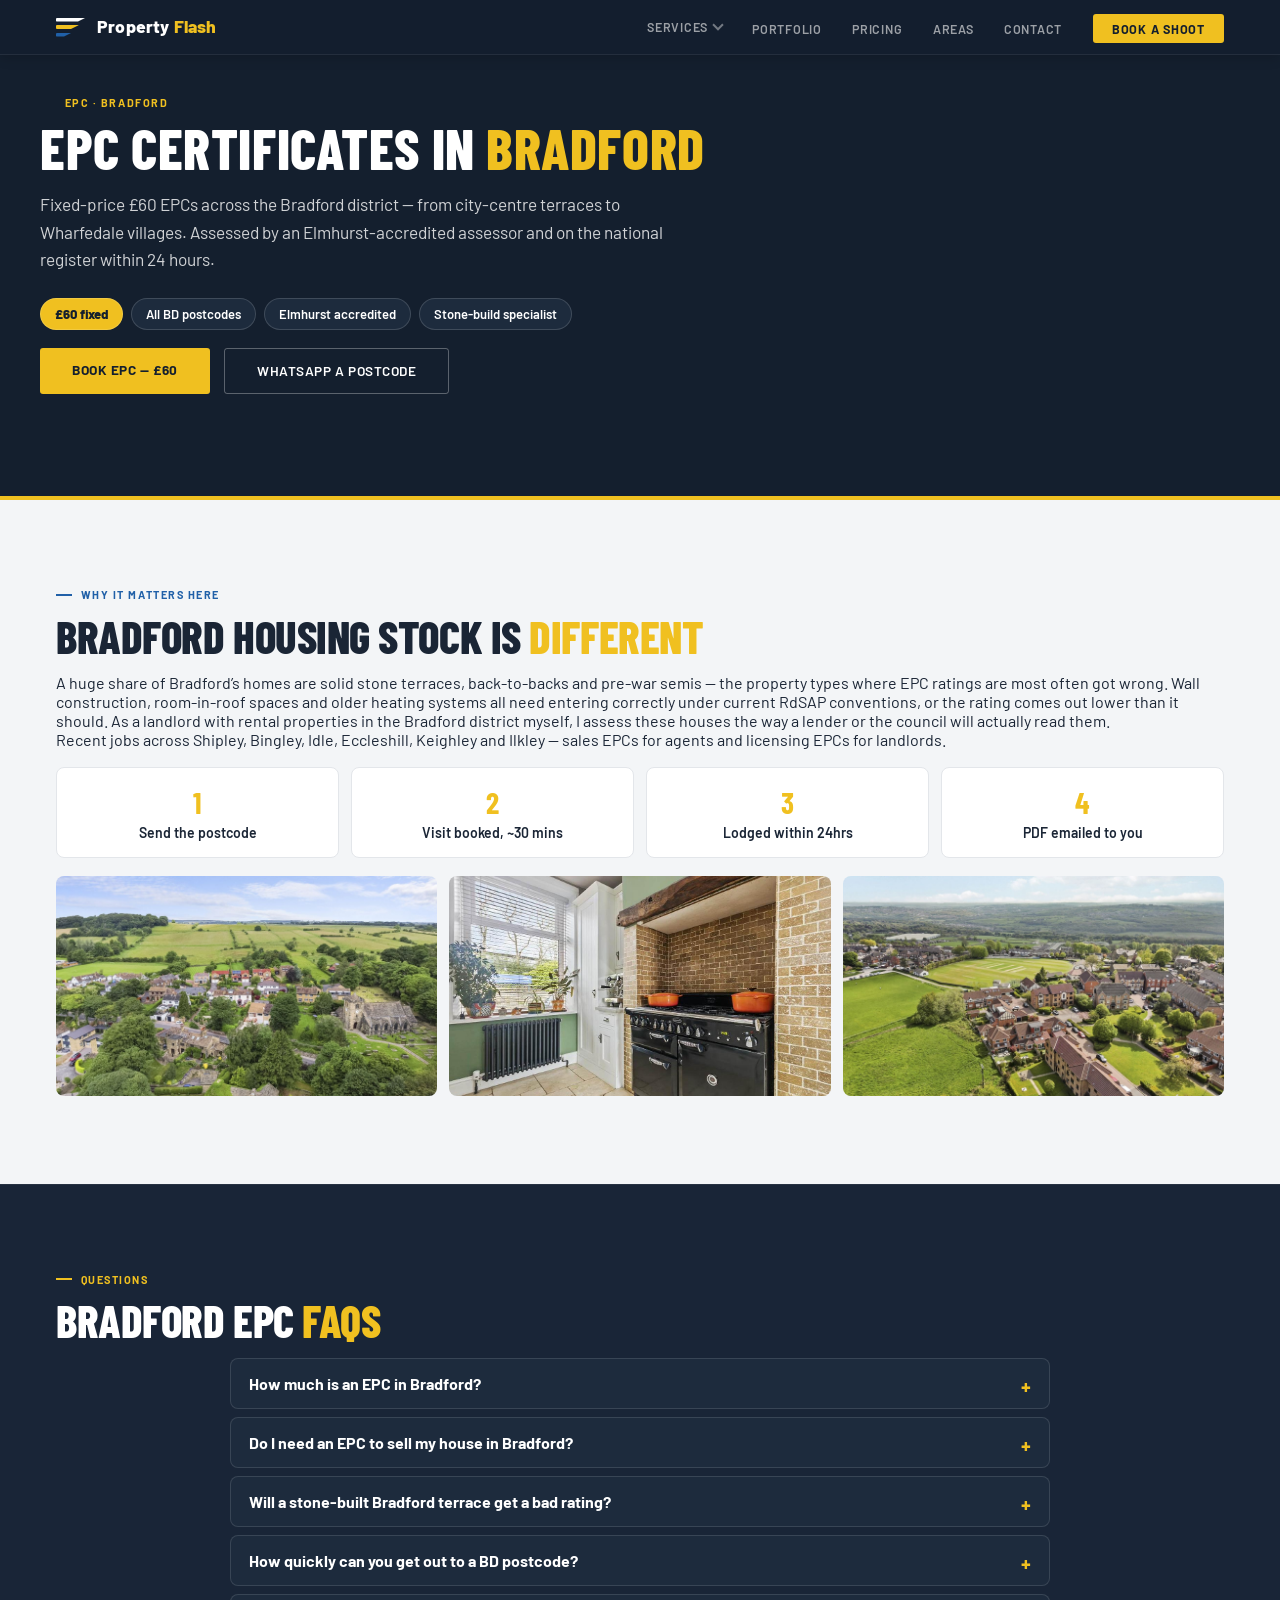
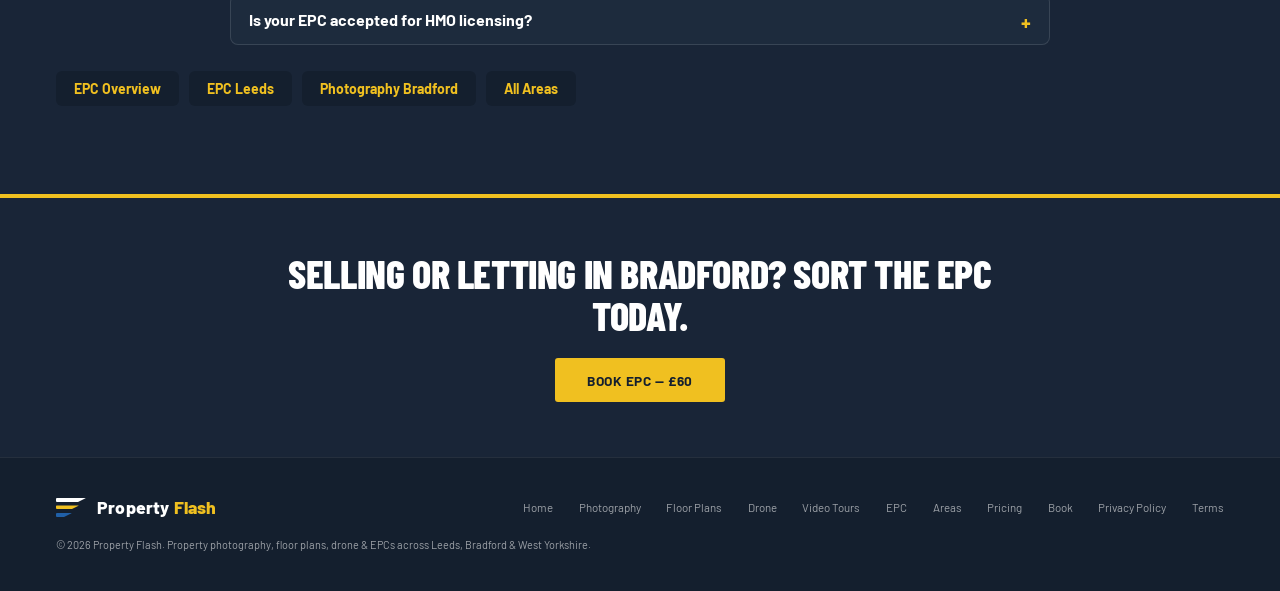
<file: epc/bradford/index.html>
<!DOCTYPE html>
<html lang="en">
<head>
<meta charset="UTF-8"/>
<meta name="viewport" content="width=device-width,initial-scale=1.0"/>
<title>EPC Certificate Bradford — £60 Fixed, Fast | Property Flash</title>
<meta name="description" content="EPCs across every Bradford BD postcode from an Elmhurst-accredited assessor who knows stone-built Yorkshire housing. £60 fixed, lodged in 24 hours."/>
<link rel="canonical" href="https://www.propertyflash.co.uk/epc/bradford/"/>
<meta name="theme-color" content="#141f2e"/>
<meta property="og:type" content="website"/>
<meta property="og:site_name" content="Property Flash"/>
<meta property="og:locale" content="en_GB"/>
<meta property="og:title" content="EPC Certificate Bradford — £60 Fixed, Fast | Property Flash"/>
<meta property="og:description" content="EPCs across every Bradford BD postcode from an Elmhurst-accredited assessor who knows stone-built Yorkshire housing. £60 fixed, lodged in 24 hours."/>
<meta property="og:url" content="https://www.propertyflash.co.uk/epc/bradford/"/>
<meta property="og:image" content="https://www.propertyflash.co.uk/og.jpg"/>
<meta name="twitter:card" content="summary_large_image"/>
<meta name="twitter:title" content="EPC Certificate Bradford — £60 Fixed, Fast | Property Flash"/>
<meta name="twitter:description" content="EPCs across every Bradford BD postcode from an Elmhurst-accredited assessor who knows stone-built Yorkshire housing. £60 fixed, lodged in 24 hours."/>
<meta name="twitter:image" content="https://www.propertyflash.co.uk/og.jpg"/>
<link rel="icon" href="/favicon.ico" sizes="any"/>
<link rel="icon" type="image/svg+xml" href="/favicon.svg"/>
<link rel="apple-touch-icon" href="/apple-touch-icon.png"/>
<link rel="preconnect" href="https://fonts.googleapis.com">
<link rel="preconnect" href="https://fonts.gstatic.com" crossorigin>
<link href="https://fonts.googleapis.com/css2?family=Barlow+Condensed:wght@600;700;800&family=Barlow:wght@300;400;500;600;700&display=swap" rel="stylesheet">
<link rel="stylesheet" href="/styles.css">
<script type="application/ld+json">{"@context":"https://schema.org","@type":"ProfessionalService","@id":"https://www.propertyflash.co.uk/#business","name":"Property Flash","image":"https://www.propertyflash.co.uk/og.jpg","url":"https://www.propertyflash.co.uk","telephone":"+447776130735","email":"info@propertyflash.co.uk","priceRange":"\u00a3\u00a3","description":"Property photography, 2D floor plans, drone photography and EPCs for estate agents and landlords across Leeds, Bradford and West Yorkshire. Same or next day delivery.","areaServed":[{"@type":"City","name":"Leeds"},{"@type":"City","name":"Bradford"},{"@type":"City","name":"Guiseley"},{"@type":"City","name":"Yeadon"},{"@type":"City","name":"Horsforth"},{"@type":"City","name":"Pudsey"},{"@type":"City","name":"Headingley"},{"@type":"City","name":"Ilkley"},{"@type":"City","name":"Shipley"},{"@type":"City","name":"Keighley"},{"@type":"AdministrativeArea","name":"West Yorkshire"}],"address":{"@type":"PostalAddress","addressRegion":"West Yorkshire","addressCountry":"GB"},"openingHoursSpecification":[{"@type":"OpeningHoursSpecification","dayOfWeek":["Monday","Tuesday","Wednesday","Thursday","Friday","Saturday"],"opens":"08:00","closes":"18:00"}],"hasOfferCatalog":{"@type":"OfferCatalog","name":"Property marketing services","itemListElement":[{"@type":"Offer","itemOffered":{"@type":"Service","name":"Property Photography"},"priceCurrency":"GBP","price":"80"},{"@type":"Offer","itemOffered":{"@type":"Service","name":"2D Floor Plans"}},{"@type":"Offer","itemOffered":{"@type":"Service","name":"Drone Photography"},"priceCurrency":"GBP","price":"50"},{"@type":"Offer","itemOffered":{"@type":"Service","name":"Energy Performance Certificate"},"priceCurrency":"GBP","price":"60"},{"@type":"Offer","itemOffered":{"@type":"Service","name":"Walkthrough Video Tours"}}]}}</script>
<script type="application/ld+json">{"@context": "https://schema.org", "@type": "Service", "name": "Energy Performance Certificate \u2014 Bradford", "provider": {"@id": "https://www.propertyflash.co.uk/#business"}, "areaServed": {"@type": "City", "name": "Bradford"}, "url": "https://www.propertyflash.co.uk/epc/bradford/", "offers": {"@type": "Offer", "priceCurrency": "GBP", "price": "60"}}</script><script type="application/ld+json">{"@context": "https://schema.org", "@type": "FAQPage", "mainEntity": [{"@type": "Question", "name": "How much is an EPC in Bradford?", "acceptedAnswer": {"@type": "Answer", "text": "\u00a360 fixed across the whole Bradford district \u2014 no extra for Keighley, Ilkley or the villages. Book it with photos or a floor plan in the same visit and the bundle works out cheaper."}}, {"@type": "Question", "name": "Do I need an EPC to sell my house in Bradford?", "acceptedAnswer": {"@type": "Answer", "text": "Yes. An EPC must be commissioned before the property is marketed, and it's the same rule whether you're selling through an agent or privately. Agents in Bradford won't list without one."}}, {"@type": "Question", "name": "Will a stone-built Bradford terrace get a bad rating?", "acceptedAnswer": {"@type": "Answer", "text": "Not automatically. Solid stone walls do score lower for insulation, but heating controls, loft insulation and glazing all count too \u2014 and an assessor who enters the construction correctly makes a real difference. I assess a lot of Bradford stone terraces and back-to-backs and always explain the cheapest ways to lift the rating."}}, {"@type": "Question", "name": "How quickly can you get out to a BD postcode?", "acceptedAnswer": {"@type": "Answer", "text": "Usually within 1\u20132 working days, often same day for Shipley, Idle, Eccleshill and central Bradford. The certificate itself is lodged within 24 hours of the visit."}}, {"@type": "Question", "name": "Is your EPC accepted for HMO licensing?", "acceptedAnswer": {"@type": "Answer", "text": "Yes \u2014 it's a standard domestic EPC lodged on the national government register, which is exactly what Bradford Council requires for licensing and what lenders require for BTL mortgages."}}]}</script>
</head>
<body>
<nav id="nav">
  <a class="logo" href="/">
    <div class="stripes"><span class="st stw"></span><span class="st sty"></span><span class="st stb"></span></div>
    <div class="logotype">Property <span class="fl">Flash</span></div>
  </a>
  <div class="nav-contact"><a href="tel:+447776130735" class="nphone"><svg viewBox="0 0 24 24"><path d="M22 16.92v3a2 2 0 0 1-2.18 2 19.79 19.79 0 0 1-8.63-3.07A19.5 19.5 0 0 1 4.69 12 19.79 19.79 0 0 1 1.63 3.42 2 2 0 0 1 3.6 1h3a2 2 0 0 1 2 1.72 12.84 12.84 0 0 0 .7 2.81 2 2 0 0 1-.45 2.11L7.91 8.62a16 16 0 0 0 6 6l.97-.97a2 2 0 0 1 2.11-.45 12.84 12.84 0 0 0 2.81.7A2 2 0 0 1 22 16.92z"/></svg>07776 130 735</a><a href="https://wa.me/447776130735" class="nwa" target="_blank" aria-label="WhatsApp"><svg viewBox="0 0 24 24"><path d="M20.5 3.5A11.5 11.5 0 0 0 2.1 17.4L.5 23.5l6.2-1.6A11.5 11.5 0 0 0 20.5 3.5zM12 21.3a9.3 9.3 0 0 1-4.7-1.3l-.3-.2-3.7 1 1-3.6-.2-.4a9.3 9.3 0 1 1 7.9 4.4zm5.1-7c-.3-.1-1.7-.8-1.9-.9s-.4-.1-.6.1-.7.9-.9 1.1-.3.1-.6 0c-1.7-.8-2.8-1.5-3.9-3.4-.3-.5.3-.5.9-1.5.1-.2 0-.3 0-.5s-.6-1.5-.9-2c-.2-.5-.5-.4-.6-.4h-.5c-.2 0-.5.1-.7.3-.9.9-1.3 2.1-1.3 3.3 0 1.3.9 2.8 1.1 3 .2.2 2.5 3.9 6 5.2 2.7 1.1 3.3.9 3.9.9s1.7-.7 2-1.4.3-1.3.2-1.4-.3-.1-.5-.3z"/></svg></a></div>
  <ul class="navlinks" id="nm">
    <li class="has-sub"><a href="/#services">Services</a>
      <ul class="subnav">
        <li><a href="/property-photography/">Photography</a></li>
        <li><a href="/floor-plans/">Floor Plans</a></li>
        <li><a href="/drone/">Drone</a></li>
        <li><a href="/video-tours/">Video Tours</a></li>
        <li><a href="/epc/">EPC</a></li>
      </ul>
    </li>
    <li><a href="/#gallery">Portfolio</a></li>
    <li><a href="/#pricing">Pricing</a></li>
    <li><a href="/areas/">Areas</a></li>
    <li><a href="/#contact">Contact</a></li>
    <li><a href="/#booking" class="nbtn">Book a Shoot</a></li>
  </ul>
  <button class="brgr" onclick="document.getElementById('nm').classList.toggle('open')"><span></span><span></span><span></span></button>
</nav>
<section class="sp-hero"><div class="w"><div class="eye">EPC &middot; Bradford</div><h1>EPC Certificates in <span class="y">Bradford</span></h1><p class="sp-lead">Fixed-price &pound;60 EPCs across the Bradford district &mdash; from city-centre terraces to Wharfedale villages. Assessed by an Elmhurst-accredited assessor and on the national register within 24 hours.</p><div class="price-chips"><span class="pchip gold">&pound;60 fixed</span><span class="pchip">All BD postcodes</span><span class="pchip">Elmhurst accredited</span><span class="pchip">Stone-build specialist</span></div><div class="h-btns"><a href="/#booking" class="bta">Book EPC &mdash; &pound;60</a><a href="https://wa.me/447776130735" class="btb" target="_blank">WhatsApp a Postcode</a></div></div></section>
<div class="lt"><div class="w"><div class="eye">Why It Matters Here</div><h2>Bradford housing stock is <span class="y">different</span></h2>
<p>A huge share of Bradford&rsquo;s homes are solid stone terraces, back-to-backs and pre-war semis &mdash; the property types where EPC ratings are most often got wrong. Wall construction, room-in-roof spaces and older heating systems all need entering correctly under current RdSAP conventions, or the rating comes out lower than it should. As a landlord with rental properties in the Bradford district myself, I assess these houses the way a lender or the council will actually read them.</p>
<p>Recent jobs across Shipley, Bingley, Idle, Eccleshill, Keighley and Ilkley &mdash; sales EPCs for agents and licensing EPCs for landlords.</p>
<div class="steps-4"><div><b>1</b>Send the postcode</div><div><b>2</b>Visit booked, ~30 mins</div><div><b>3</b>Lodged within 24hrs</div><div><b>4</b>PDF emailed to you</div></div>
<div class="pgal" style="margin-top:18px"><img src="/images/drone-photography-west-yorkshire-village-church.jpg" alt="Aerial drone photo of a stone-built West Yorkshire village near Bradford" loading="lazy"><img src="/images/gallery-3.jpg" alt="Interior photographed during a combined EPC and photography visit in the Bradford district" loading="lazy"><img src="/images/drone-photography-leeds-cricket-ground.jpg" alt="Aerial view over West Yorkshire rooftops and cricket ground" loading="lazy"></div></div></div>
<div class="dk"><div class="w"><div class="eye">Questions</div><h2>Bradford EPC <span class="y">FAQs</span></h2><div class="faq"><details><summary>How much is an EPC in Bradford?</summary><p>£60 fixed across the whole Bradford district — no extra for Keighley, Ilkley or the villages. Book it with photos or a floor plan in the same visit and the bundle works out cheaper.</p></details><details><summary>Do I need an EPC to sell my house in Bradford?</summary><p>Yes. An EPC must be commissioned before the property is marketed, and it's the same rule whether you're selling through an agent or privately. Agents in Bradford won't list without one.</p></details><details><summary>Will a stone-built Bradford terrace get a bad rating?</summary><p>Not automatically. Solid stone walls do score lower for insulation, but heating controls, loft insulation and glazing all count too — and an assessor who enters the construction correctly makes a real difference. I assess a lot of Bradford stone terraces and back-to-backs and always explain the cheapest ways to lift the rating.</p></details><details><summary>How quickly can you get out to a BD postcode?</summary><p>Usually within 1–2 working days, often same day for Shipley, Idle, Eccleshill and central Bradford. The certificate itself is lodged within 24 hours of the visit.</p></details><details><summary>Is your EPC accepted for HMO licensing?</summary><p>Yes — it's a standard domestic EPC lodged on the national government register, which is exactly what Bradford Council requires for licensing and what lenders require for BTL mortgages.</p></details></div>
<div class="citylinks" style="margin-top:26px"><a href="/epc/">EPC Overview</a><a href="/epc/leeds/">EPC Leeds</a><a href="/property-photography/bradford/">Photography Bradford</a><a href="/areas/">All Areas</a></div></div></div>
<div class="sp-cta"><h2>Selling or letting in Bradford? Sort the EPC today.</h2><a href="/#booking" class="bta">Book EPC &mdash; &pound;60</a></div>
<footer>
  <div class="ft">
    <a class="logo" href="/"><div class="stripes"><span class="st stw"></span><span class="st sty"></span><span class="st stb"></span></div><div class="logotype">Property <span class="fl">Flash</span></div></a>
    <div class="ftlinks"><a href="/">Home</a><a href="/property-photography/">Photography</a><a href="/floor-plans/">Floor Plans</a><a href="/drone/">Drone</a><a href="/video-tours/">Video Tours</a><a href="/epc/">EPC</a><a href="/areas/">Areas</a><a href="/#pricing">Pricing</a><a href="/#booking">Book</a><a href="/privacy/">Privacy Policy</a><a href="/terms/">Terms</a></div>
    <div class="ftcopy">&copy; 2026 Property Flash. Property photography, floor plans, drone &amp; EPCs across Leeds, Bradford &amp; West Yorkshire.</div>
  </div>
</footer>
<script>window.addEventListener('scroll',()=>document.getElementById('nav').classList.toggle('sm',scrollY>60));</script>
</body>
</html>
</file>
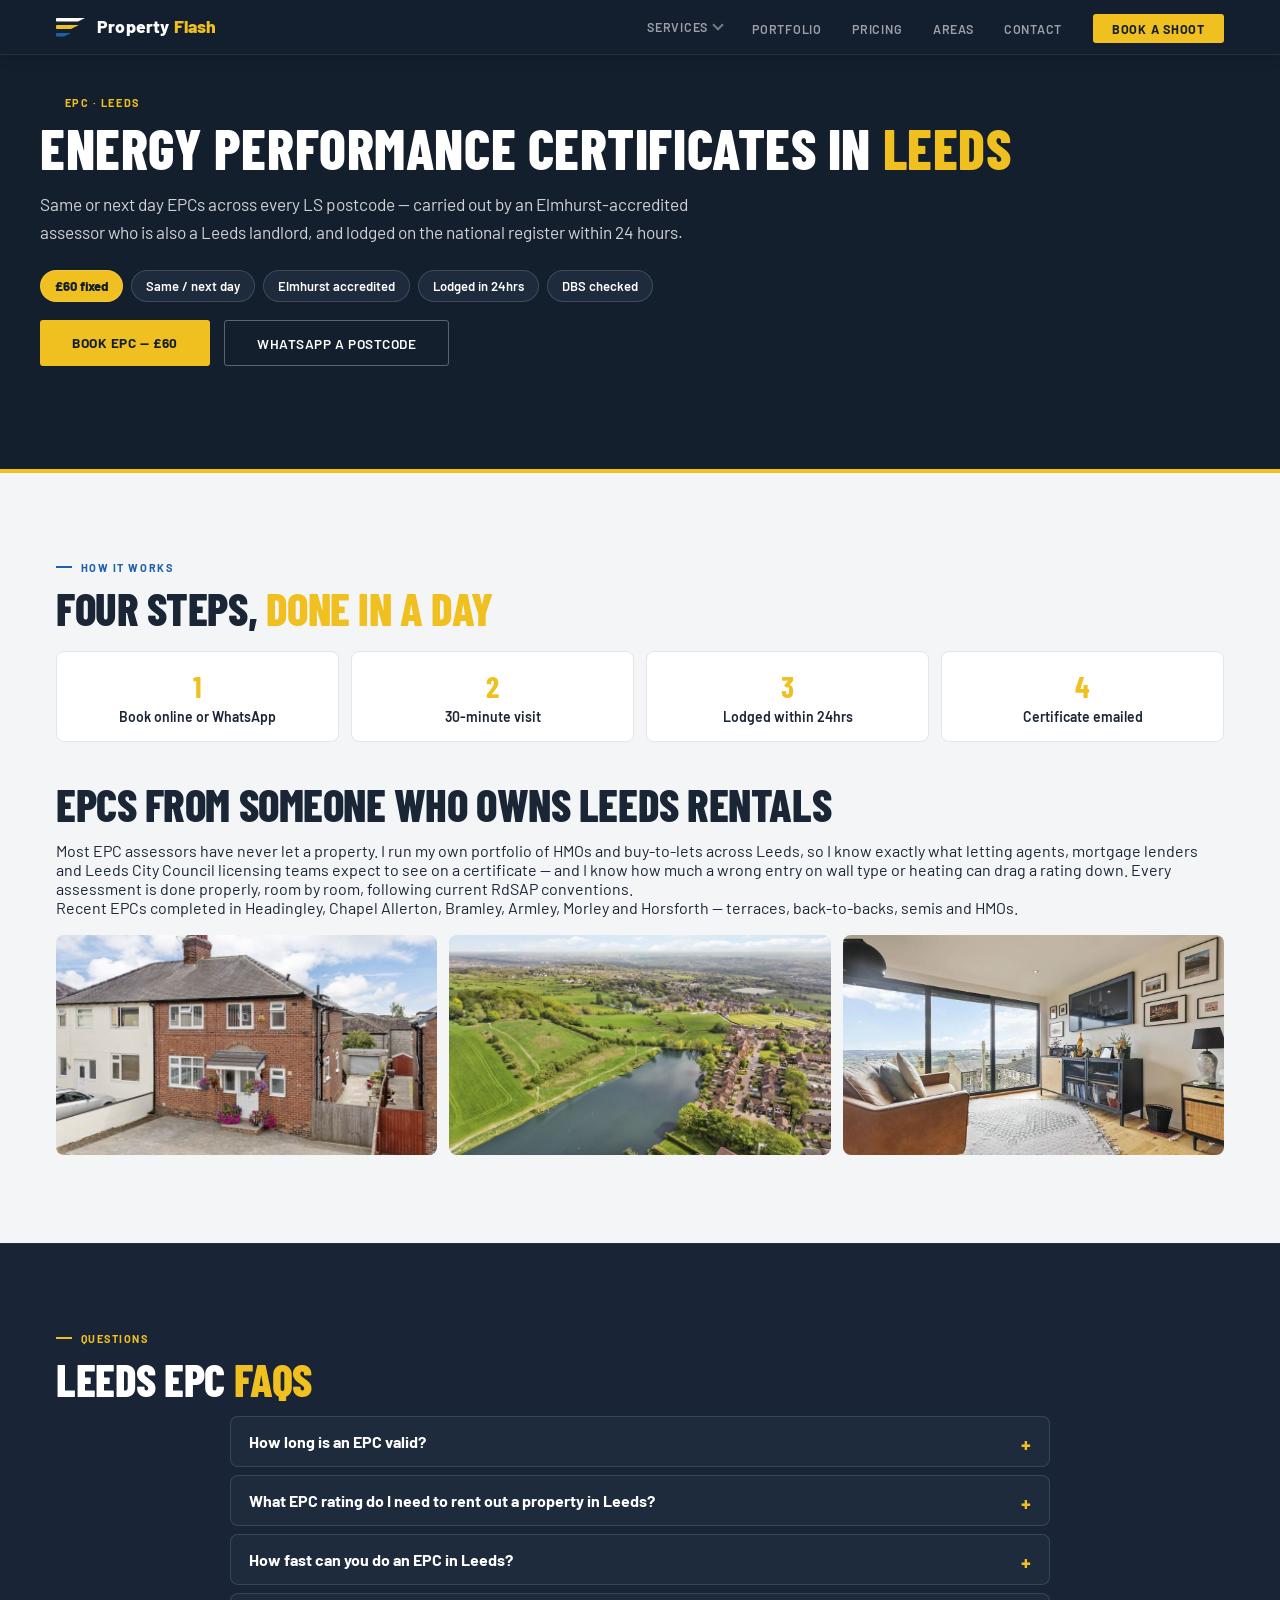
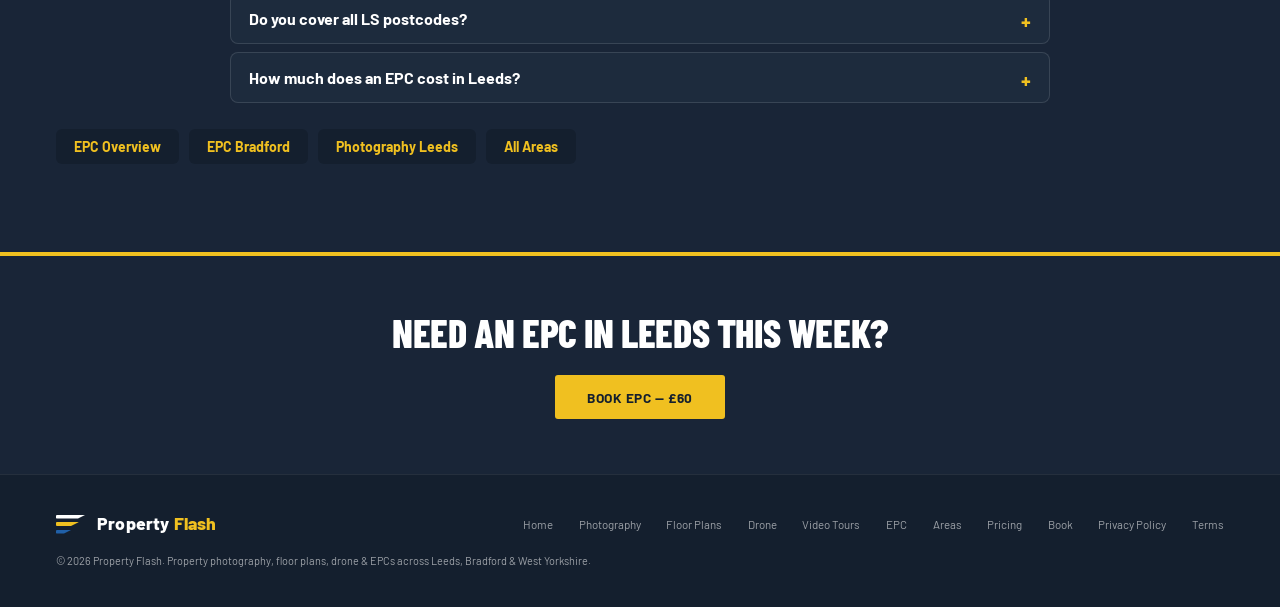
<file: epc/leeds/index.html>
<!DOCTYPE html>
<html lang="en">
<head>
<meta charset="UTF-8"/>
<meta name="viewport" content="width=device-width,initial-scale=1.0"/>
<title>EPCs in Leeds — Same/Next Day, £60 | Property Flash</title>
<meta name="description" content="Elmhurst-accredited EPCs across all Leeds LS postcodes. £60 fixed, 30-minute visit, lodged on the register within 24 hours. Book online or WhatsApp."/>
<link rel="canonical" href="https://www.propertyflash.co.uk/epc/leeds/"/>
<meta name="theme-color" content="#141f2e"/>
<meta property="og:type" content="website"/>
<meta property="og:site_name" content="Property Flash"/>
<meta property="og:locale" content="en_GB"/>
<meta property="og:title" content="EPCs in Leeds — Same/Next Day, £60 | Property Flash"/>
<meta property="og:description" content="Elmhurst-accredited EPCs across all Leeds LS postcodes. £60 fixed, 30-minute visit, lodged on the register within 24 hours. Book online or WhatsApp."/>
<meta property="og:url" content="https://www.propertyflash.co.uk/epc/leeds/"/>
<meta property="og:image" content="https://www.propertyflash.co.uk/og.jpg"/>
<meta name="twitter:card" content="summary_large_image"/>
<meta name="twitter:title" content="EPCs in Leeds — Same/Next Day, £60 | Property Flash"/>
<meta name="twitter:description" content="Elmhurst-accredited EPCs across all Leeds LS postcodes. £60 fixed, 30-minute visit, lodged on the register within 24 hours. Book online or WhatsApp."/>
<meta name="twitter:image" content="https://www.propertyflash.co.uk/og.jpg"/>
<link rel="icon" href="/favicon.ico" sizes="any"/>
<link rel="icon" type="image/svg+xml" href="/favicon.svg"/>
<link rel="apple-touch-icon" href="/apple-touch-icon.png"/>
<link rel="preconnect" href="https://fonts.googleapis.com">
<link rel="preconnect" href="https://fonts.gstatic.com" crossorigin>
<link href="https://fonts.googleapis.com/css2?family=Barlow+Condensed:wght@600;700;800&family=Barlow:wght@300;400;500;600;700&display=swap" rel="stylesheet">
<link rel="stylesheet" href="/styles.css">
<script type="application/ld+json">{"@context":"https://schema.org","@type":"ProfessionalService","@id":"https://www.propertyflash.co.uk/#business","name":"Property Flash","image":"https://www.propertyflash.co.uk/og.jpg","url":"https://www.propertyflash.co.uk","telephone":"+447776130735","email":"info@propertyflash.co.uk","priceRange":"\u00a3\u00a3","description":"Property photography, 2D floor plans, drone photography and EPCs for estate agents and landlords across Leeds, Bradford and West Yorkshire. Same or next day delivery.","areaServed":[{"@type":"City","name":"Leeds"},{"@type":"City","name":"Bradford"},{"@type":"City","name":"Guiseley"},{"@type":"City","name":"Yeadon"},{"@type":"City","name":"Horsforth"},{"@type":"City","name":"Pudsey"},{"@type":"City","name":"Headingley"},{"@type":"City","name":"Ilkley"},{"@type":"City","name":"Shipley"},{"@type":"City","name":"Keighley"},{"@type":"AdministrativeArea","name":"West Yorkshire"}],"address":{"@type":"PostalAddress","addressRegion":"West Yorkshire","addressCountry":"GB"},"openingHoursSpecification":[{"@type":"OpeningHoursSpecification","dayOfWeek":["Monday","Tuesday","Wednesday","Thursday","Friday","Saturday"],"opens":"08:00","closes":"18:00"}],"hasOfferCatalog":{"@type":"OfferCatalog","name":"Property marketing services","itemListElement":[{"@type":"Offer","itemOffered":{"@type":"Service","name":"Property Photography"},"priceCurrency":"GBP","price":"80"},{"@type":"Offer","itemOffered":{"@type":"Service","name":"2D Floor Plans"}},{"@type":"Offer","itemOffered":{"@type":"Service","name":"Drone Photography"},"priceCurrency":"GBP","price":"50"},{"@type":"Offer","itemOffered":{"@type":"Service","name":"Energy Performance Certificate"},"priceCurrency":"GBP","price":"60"},{"@type":"Offer","itemOffered":{"@type":"Service","name":"Walkthrough Video Tours"}}]}}</script>
<script type="application/ld+json">{"@context": "https://schema.org", "@type": "Service", "name": "Energy Performance Certificate \u2014 Leeds", "provider": {"@id": "https://www.propertyflash.co.uk/#business"}, "areaServed": {"@type": "City", "name": "Leeds"}, "url": "https://www.propertyflash.co.uk/epc/leeds/", "offers": {"@type": "Offer", "priceCurrency": "GBP", "price": "60"}}</script><script type="application/ld+json">{"@context": "https://schema.org", "@type": "FAQPage", "mainEntity": [{"@type": "Question", "name": "How long is an EPC valid?", "acceptedAnswer": {"@type": "Answer", "text": "An EPC is valid for 10 years from the date it is lodged on the national register. You can sell or let the property any number of times within that period using the same certificate."}}, {"@type": "Question", "name": "What EPC rating do I need to rent out a property in Leeds?", "acceptedAnswer": {"@type": "Answer", "text": "The legal minimum for a rented property in England is currently band E. The government has proposed raising this to band C in the coming years, so if your Leeds rental is sitting at D or E it's worth planning improvements now. I can talk you through the recommendations on the certificate after the assessment."}}, {"@type": "Question", "name": "How fast can you do an EPC in Leeds?", "acceptedAnswer": {"@type": "Answer", "text": "Usually same or next day. The visit takes around 30 minutes and the certificate is lodged on the national register within 24 hours, then emailed straight to you."}}, {"@type": "Question", "name": "Do you cover all LS postcodes?", "acceptedAnswer": {"@type": "Answer", "text": "Yes \u2014 the whole Leeds district, LS1 through LS29, including Wetherby, Otley and Morley. If you're right on the edge of the district, message the postcode over WhatsApp and I'll confirm."}}, {"@type": "Question", "name": "How much does an EPC cost in Leeds?", "acceptedAnswer": {"@type": "Answer", "text": "\u00a360 fixed, no call-out fee, no VAT surprise. If you book photography or a floor plan at the same visit the EPC can be bundled in cheaper."}}]}</script>
</head>
<body>
<nav id="nav">
  <a class="logo" href="/">
    <div class="stripes"><span class="st stw"></span><span class="st sty"></span><span class="st stb"></span></div>
    <div class="logotype">Property <span class="fl">Flash</span></div>
  </a>
  <div class="nav-contact"><a href="tel:+447776130735" class="nphone"><svg viewBox="0 0 24 24"><path d="M22 16.92v3a2 2 0 0 1-2.18 2 19.79 19.79 0 0 1-8.63-3.07A19.5 19.5 0 0 1 4.69 12 19.79 19.79 0 0 1 1.63 3.42 2 2 0 0 1 3.6 1h3a2 2 0 0 1 2 1.72 12.84 12.84 0 0 0 .7 2.81 2 2 0 0 1-.45 2.11L7.91 8.62a16 16 0 0 0 6 6l.97-.97a2 2 0 0 1 2.11-.45 12.84 12.84 0 0 0 2.81.7A2 2 0 0 1 22 16.92z"/></svg>07776 130 735</a><a href="https://wa.me/447776130735" class="nwa" target="_blank" aria-label="WhatsApp"><svg viewBox="0 0 24 24"><path d="M20.5 3.5A11.5 11.5 0 0 0 2.1 17.4L.5 23.5l6.2-1.6A11.5 11.5 0 0 0 20.5 3.5zM12 21.3a9.3 9.3 0 0 1-4.7-1.3l-.3-.2-3.7 1 1-3.6-.2-.4a9.3 9.3 0 1 1 7.9 4.4zm5.1-7c-.3-.1-1.7-.8-1.9-.9s-.4-.1-.6.1-.7.9-.9 1.1-.3.1-.6 0c-1.7-.8-2.8-1.5-3.9-3.4-.3-.5.3-.5.9-1.5.1-.2 0-.3 0-.5s-.6-1.5-.9-2c-.2-.5-.5-.4-.6-.4h-.5c-.2 0-.5.1-.7.3-.9.9-1.3 2.1-1.3 3.3 0 1.3.9 2.8 1.1 3 .2.2 2.5 3.9 6 5.2 2.7 1.1 3.3.9 3.9.9s1.7-.7 2-1.4.3-1.3.2-1.4-.3-.1-.5-.3z"/></svg></a></div>
  <ul class="navlinks" id="nm">
    <li class="has-sub"><a href="/#services">Services</a>
      <ul class="subnav">
        <li><a href="/property-photography/">Photography</a></li>
        <li><a href="/floor-plans/">Floor Plans</a></li>
        <li><a href="/drone/">Drone</a></li>
        <li><a href="/video-tours/">Video Tours</a></li>
        <li><a href="/epc/">EPC</a></li>
      </ul>
    </li>
    <li><a href="/#gallery">Portfolio</a></li>
    <li><a href="/#pricing">Pricing</a></li>
    <li><a href="/areas/">Areas</a></li>
    <li><a href="/#contact">Contact</a></li>
    <li><a href="/#booking" class="nbtn">Book a Shoot</a></li>
  </ul>
  <button class="brgr" onclick="document.getElementById('nm').classList.toggle('open')"><span></span><span></span><span></span></button>
</nav>
<section class="sp-hero"><div class="w"><div class="eye">EPC &middot; Leeds</div><h1>Energy Performance Certificates in <span class="y">Leeds</span></h1><p class="sp-lead">Same or next day EPCs across every LS postcode &mdash; carried out by an Elmhurst-accredited assessor who is also a Leeds landlord, and lodged on the national register within 24 hours.</p><div class="price-chips"><span class="pchip gold">&pound;60 fixed</span><span class="pchip">Same / next day</span><span class="pchip">Elmhurst accredited</span><span class="pchip">Lodged in 24hrs</span><span class="pchip">DBS checked</span></div><div class="h-btns"><a href="/#booking" class="bta">Book EPC &mdash; &pound;60</a><a href="https://wa.me/447776130735" class="btb" target="_blank">WhatsApp a Postcode</a></div></div></section>
<div class="lt"><div class="w"><div class="eye">How It Works</div><h2>Four steps, <span class="y">done in a day</span></h2><div class="steps-4"><div><b>1</b>Book online or WhatsApp</div><div><b>2</b>30-minute visit</div><div><b>3</b>Lodged within 24hrs</div><div><b>4</b>Certificate emailed</div></div>
<h2 style="margin-top:38px">EPCs from someone who owns Leeds rentals</h2>
<p>Most EPC assessors have never let a property. I run my own portfolio of HMOs and buy-to-lets across Leeds, so I know exactly what letting agents, mortgage lenders and Leeds City Council licensing teams expect to see on a certificate &mdash; and I know how much a wrong entry on wall type or heating can drag a rating down. Every assessment is done properly, room by room, following current RdSAP conventions.</p>
<p>Recent EPCs completed in Headingley, Chapel Allerton, Bramley, Armley, Morley and Horsforth &mdash; terraces, back-to-backs, semis and HMOs.</p>
<div class="pgal" style="margin-top:18px"><img src="/images/property-photography-leeds-brick-semi-exterior.jpg" alt="Brick semi-detached house in Leeds after EPC assessment and photography visit" loading="lazy"><img src="/images/drone-photography-leeds-lakeside-estate.jpg" alt="Aerial view of a Leeds housing estate beside a lake, taken during a combined drone and EPC visit" loading="lazy"><img src="/images/gallery-1.jpg" alt="Living room photographed during a combined photography and EPC appointment in Leeds" loading="lazy"></div></div></div>
<div class="dk"><div class="w"><div class="eye">Questions</div><h2>Leeds EPC <span class="y">FAQs</span></h2><div class="faq"><details><summary>How long is an EPC valid?</summary><p>An EPC is valid for 10 years from the date it is lodged on the national register. You can sell or let the property any number of times within that period using the same certificate.</p></details><details><summary>What EPC rating do I need to rent out a property in Leeds?</summary><p>The legal minimum for a rented property in England is currently band E. The government has proposed raising this to band C in the coming years, so if your Leeds rental is sitting at D or E it's worth planning improvements now. I can talk you through the recommendations on the certificate after the assessment.</p></details><details><summary>How fast can you do an EPC in Leeds?</summary><p>Usually same or next day. The visit takes around 30 minutes and the certificate is lodged on the national register within 24 hours, then emailed straight to you.</p></details><details><summary>Do you cover all LS postcodes?</summary><p>Yes — the whole Leeds district, LS1 through LS29, including Wetherby, Otley and Morley. If you're right on the edge of the district, message the postcode over WhatsApp and I'll confirm.</p></details><details><summary>How much does an EPC cost in Leeds?</summary><p>£60 fixed, no call-out fee, no VAT surprise. If you book photography or a floor plan at the same visit the EPC can be bundled in cheaper.</p></details></div>
<div class="citylinks" style="margin-top:26px"><a href="/epc/">EPC Overview</a><a href="/epc/bradford/">EPC Bradford</a><a href="/property-photography/leeds/">Photography Leeds</a><a href="/areas/">All Areas</a></div></div></div>
<div class="sp-cta"><h2>Need an EPC in Leeds this week?</h2><a href="/#booking" class="bta">Book EPC &mdash; &pound;60</a></div>
<footer>
  <div class="ft">
    <a class="logo" href="/"><div class="stripes"><span class="st stw"></span><span class="st sty"></span><span class="st stb"></span></div><div class="logotype">Property <span class="fl">Flash</span></div></a>
    <div class="ftlinks"><a href="/">Home</a><a href="/property-photography/">Photography</a><a href="/floor-plans/">Floor Plans</a><a href="/drone/">Drone</a><a href="/video-tours/">Video Tours</a><a href="/epc/">EPC</a><a href="/areas/">Areas</a><a href="/#pricing">Pricing</a><a href="/#booking">Book</a><a href="/privacy/">Privacy Policy</a><a href="/terms/">Terms</a></div>
    <div class="ftcopy">&copy; 2026 Property Flash. Property photography, floor plans, drone &amp; EPCs across Leeds, Bradford &amp; West Yorkshire.</div>
  </div>
</footer>
<script>window.addEventListener('scroll',()=>document.getElementById('nav').classList.toggle('sm',scrollY>60));</script>
</body>
</html>
</file>
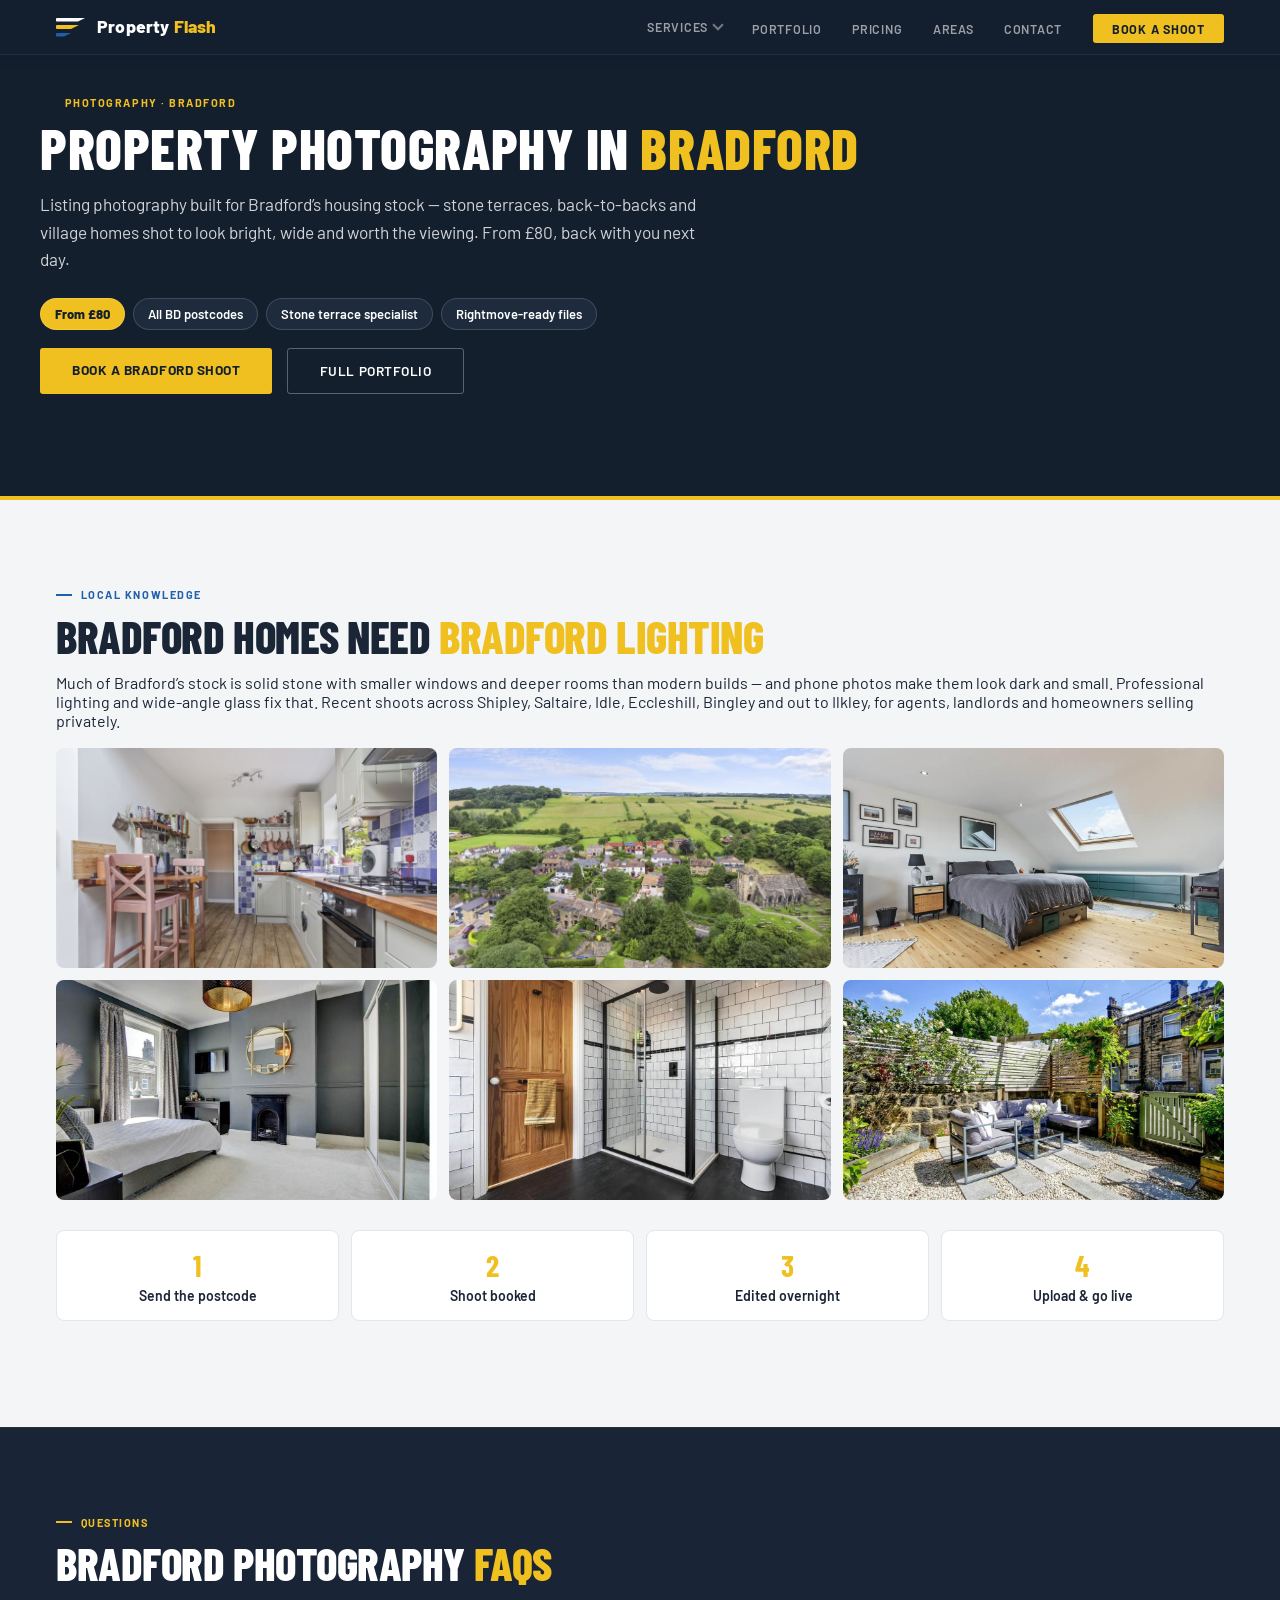
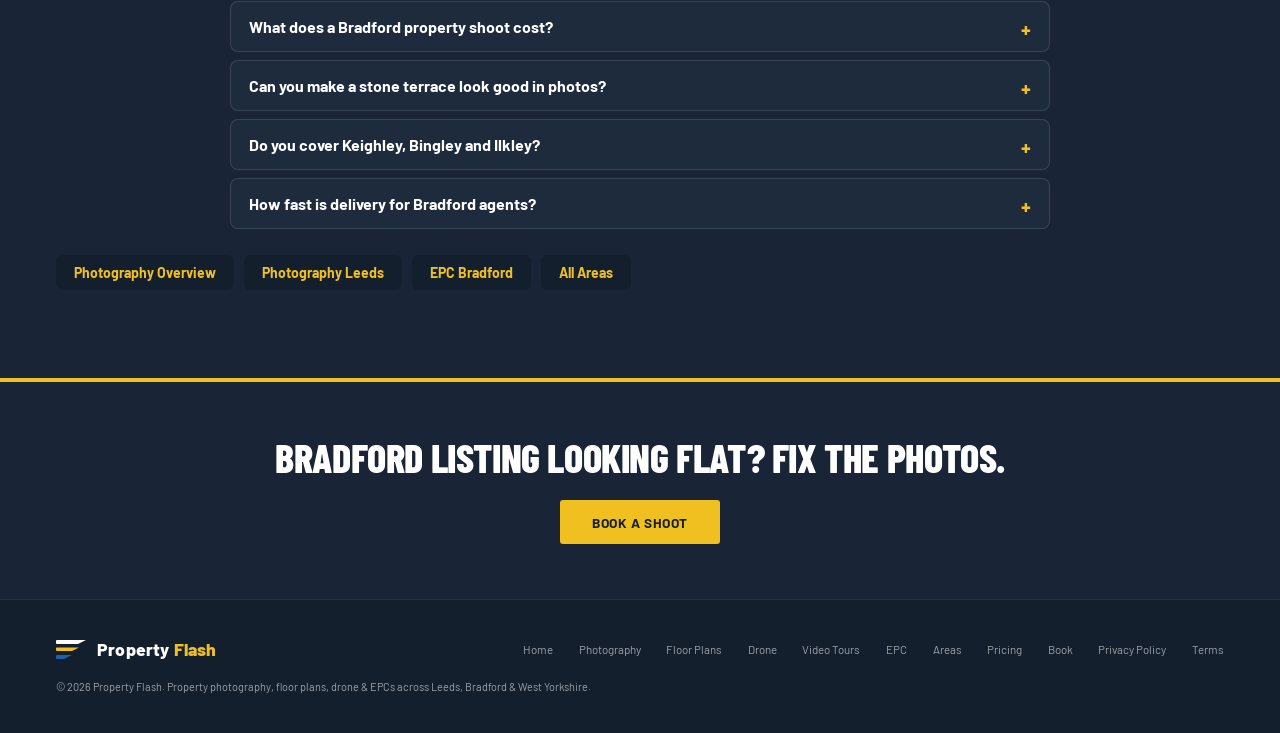
<file: property-photography/bradford/index.html>
<!DOCTYPE html>
<html lang="en">
<head>
<meta charset="UTF-8"/>
<meta name="viewport" content="width=device-width,initial-scale=1.0"/>
<title>Property Photography Bradford — Estate Agent Photos | Property Flash</title>
<meta name="description" content="Property photography across Bradford, Shipley, Bingley, Keighley &amp; Ilkley. Wide-angle, professionally lit images from £80, delivered same or next day."/>
<link rel="canonical" href="https://www.propertyflash.co.uk/property-photography/bradford/"/>
<meta name="theme-color" content="#141f2e"/>
<meta property="og:type" content="website"/>
<meta property="og:site_name" content="Property Flash"/>
<meta property="og:locale" content="en_GB"/>
<meta property="og:title" content="Property Photography Bradford — Estate Agent Photos | Property Flash"/>
<meta property="og:description" content="Property photography across Bradford, Shipley, Bingley, Keighley &amp; Ilkley. Wide-angle, professionally lit images from £80, delivered same or next day."/>
<meta property="og:url" content="https://www.propertyflash.co.uk/property-photography/bradford/"/>
<meta property="og:image" content="https://www.propertyflash.co.uk/og.jpg"/>
<meta name="twitter:card" content="summary_large_image"/>
<meta name="twitter:title" content="Property Photography Bradford — Estate Agent Photos | Property Flash"/>
<meta name="twitter:description" content="Property photography across Bradford, Shipley, Bingley, Keighley &amp; Ilkley. Wide-angle, professionally lit images from £80, delivered same or next day."/>
<meta name="twitter:image" content="https://www.propertyflash.co.uk/og.jpg"/>
<link rel="icon" href="/favicon.ico" sizes="any"/>
<link rel="icon" type="image/svg+xml" href="/favicon.svg"/>
<link rel="apple-touch-icon" href="/apple-touch-icon.png"/>
<link rel="preconnect" href="https://fonts.googleapis.com">
<link rel="preconnect" href="https://fonts.gstatic.com" crossorigin>
<link href="https://fonts.googleapis.com/css2?family=Barlow+Condensed:wght@600;700;800&family=Barlow:wght@300;400;500;600;700&display=swap" rel="stylesheet">
<link rel="stylesheet" href="/styles.css">
<script type="application/ld+json">{"@context":"https://schema.org","@type":"ProfessionalService","@id":"https://www.propertyflash.co.uk/#business","name":"Property Flash","image":"https://www.propertyflash.co.uk/og.jpg","url":"https://www.propertyflash.co.uk","telephone":"+447776130735","email":"info@propertyflash.co.uk","priceRange":"\u00a3\u00a3","description":"Property photography, 2D floor plans, drone photography and EPCs for estate agents and landlords across Leeds, Bradford and West Yorkshire. Same or next day delivery.","areaServed":[{"@type":"City","name":"Leeds"},{"@type":"City","name":"Bradford"},{"@type":"City","name":"Guiseley"},{"@type":"City","name":"Yeadon"},{"@type":"City","name":"Horsforth"},{"@type":"City","name":"Pudsey"},{"@type":"City","name":"Headingley"},{"@type":"City","name":"Ilkley"},{"@type":"City","name":"Shipley"},{"@type":"City","name":"Keighley"},{"@type":"AdministrativeArea","name":"West Yorkshire"}],"address":{"@type":"PostalAddress","addressRegion":"West Yorkshire","addressCountry":"GB"},"openingHoursSpecification":[{"@type":"OpeningHoursSpecification","dayOfWeek":["Monday","Tuesday","Wednesday","Thursday","Friday","Saturday"],"opens":"08:00","closes":"18:00"}],"hasOfferCatalog":{"@type":"OfferCatalog","name":"Property marketing services","itemListElement":[{"@type":"Offer","itemOffered":{"@type":"Service","name":"Property Photography"},"priceCurrency":"GBP","price":"80"},{"@type":"Offer","itemOffered":{"@type":"Service","name":"2D Floor Plans"}},{"@type":"Offer","itemOffered":{"@type":"Service","name":"Drone Photography"},"priceCurrency":"GBP","price":"50"},{"@type":"Offer","itemOffered":{"@type":"Service","name":"Energy Performance Certificate"},"priceCurrency":"GBP","price":"60"},{"@type":"Offer","itemOffered":{"@type":"Service","name":"Walkthrough Video Tours"}}]}}</script>
<script type="application/ld+json">{"@context": "https://schema.org", "@type": "Service", "name": "Property Photography \u2014 Bradford", "provider": {"@id": "https://www.propertyflash.co.uk/#business"}, "areaServed": {"@type": "City", "name": "Bradford"}, "url": "https://www.propertyflash.co.uk/property-photography/bradford/", "offers": {"@type": "Offer", "priceCurrency": "GBP", "price": "80"}}</script><script type="application/ld+json">{"@context": "https://schema.org", "@type": "FAQPage", "mainEntity": [{"@type": "Question", "name": "What does a Bradford property shoot cost?", "acceptedAnswer": {"@type": "Answer", "text": "From \u00a380 for the full property, inside and out \u2014 up to 25 edited images. Adding a floor plan, drone shots or an EPC to the same visit is cheaper than booking separately."}}, {"@type": "Question", "name": "Can you make a stone terrace look good in photos?", "acceptedAnswer": {"@type": "Answer", "text": "That's most of the job in Bradford. Stone terraces and back-to-backs are often dark and narrow \u2014 wide-angle lenses, flash lighting and careful editing are what make those rooms look bright and full-size instead of cramped."}}, {"@type": "Question", "name": "Do you cover Keighley, Bingley and Ilkley?", "acceptedAnswer": {"@type": "Answer", "text": "Yes, the whole BD district plus the Wharfe valley \u2014 Shipley, Saltaire, Bingley, Keighley, Ilkley and the villages between."}}, {"@type": "Question", "name": "How fast is delivery for Bradford agents?", "acceptedAnswer": {"@type": "Answer", "text": "Same or next day. Book a morning shoot and the edited set is usually back before you close that evening."}}]}</script>
</head>
<body>
<nav id="nav">
  <a class="logo" href="/">
    <div class="stripes"><span class="st stw"></span><span class="st sty"></span><span class="st stb"></span></div>
    <div class="logotype">Property <span class="fl">Flash</span></div>
  </a>
  <div class="nav-contact"><a href="tel:+447776130735" class="nphone"><svg viewBox="0 0 24 24"><path d="M22 16.92v3a2 2 0 0 1-2.18 2 19.79 19.79 0 0 1-8.63-3.07A19.5 19.5 0 0 1 4.69 12 19.79 19.79 0 0 1 1.63 3.42 2 2 0 0 1 3.6 1h3a2 2 0 0 1 2 1.72 12.84 12.84 0 0 0 .7 2.81 2 2 0 0 1-.45 2.11L7.91 8.62a16 16 0 0 0 6 6l.97-.97a2 2 0 0 1 2.11-.45 12.84 12.84 0 0 0 2.81.7A2 2 0 0 1 22 16.92z"/></svg>07776 130 735</a><a href="https://wa.me/447776130735" class="nwa" target="_blank" aria-label="WhatsApp"><svg viewBox="0 0 24 24"><path d="M20.5 3.5A11.5 11.5 0 0 0 2.1 17.4L.5 23.5l6.2-1.6A11.5 11.5 0 0 0 20.5 3.5zM12 21.3a9.3 9.3 0 0 1-4.7-1.3l-.3-.2-3.7 1 1-3.6-.2-.4a9.3 9.3 0 1 1 7.9 4.4zm5.1-7c-.3-.1-1.7-.8-1.9-.9s-.4-.1-.6.1-.7.9-.9 1.1-.3.1-.6 0c-1.7-.8-2.8-1.5-3.9-3.4-.3-.5.3-.5.9-1.5.1-.2 0-.3 0-.5s-.6-1.5-.9-2c-.2-.5-.5-.4-.6-.4h-.5c-.2 0-.5.1-.7.3-.9.9-1.3 2.1-1.3 3.3 0 1.3.9 2.8 1.1 3 .2.2 2.5 3.9 6 5.2 2.7 1.1 3.3.9 3.9.9s1.7-.7 2-1.4.3-1.3.2-1.4-.3-.1-.5-.3z"/></svg></a></div>
  <ul class="navlinks" id="nm">
    <li class="has-sub"><a href="/#services">Services</a>
      <ul class="subnav">
        <li><a href="/property-photography/">Photography</a></li>
        <li><a href="/floor-plans/">Floor Plans</a></li>
        <li><a href="/drone/">Drone</a></li>
        <li><a href="/video-tours/">Video Tours</a></li>
        <li><a href="/epc/">EPC</a></li>
      </ul>
    </li>
    <li><a href="/#gallery">Portfolio</a></li>
    <li><a href="/#pricing">Pricing</a></li>
    <li><a href="/areas/">Areas</a></li>
    <li><a href="/#contact">Contact</a></li>
    <li><a href="/#booking" class="nbtn">Book a Shoot</a></li>
  </ul>
  <button class="brgr" onclick="document.getElementById('nm').classList.toggle('open')"><span></span><span></span><span></span></button>
</nav>
<section class="sp-hero"><div class="w"><div class="eye">Photography &middot; Bradford</div><h1>Property Photography in <span class="y">Bradford</span></h1><p class="sp-lead">Listing photography built for Bradford&rsquo;s housing stock &mdash; stone terraces, back-to-backs and village homes shot to look bright, wide and worth the viewing. From &pound;80, back with you next day.</p><div class="price-chips"><span class="pchip gold">From &pound;80</span><span class="pchip">All BD postcodes</span><span class="pchip">Stone terrace specialist</span><span class="pchip">Rightmove-ready files</span></div><div class="h-btns"><a href="/#booking" class="bta">Book a Bradford Shoot</a><a href="/property-photography/" class="btb">Full Portfolio</a></div></div></section>
<div class="lt"><div class="w"><div class="eye">Local Knowledge</div><h2>Bradford homes need <span class="y">Bradford lighting</span></h2>
<p>Much of Bradford&rsquo;s stock is solid stone with smaller windows and deeper rooms than modern builds &mdash; and phone photos make them look dark and small. Professional lighting and wide-angle glass fix that. Recent shoots across Shipley, Saltaire, Idle, Eccleshill, Bingley and out to Ilkley, for agents, landlords and homeowners selling privately.</p>
<div class="pgal" style="margin-top:18px"><img src="/images/property-photography-west-yorkshire-cottage-kitchen.jpg" alt="Interior photography of a cottage kitchen with patterned tiles in the Bradford district" loading="lazy"><img src="/images/drone-photography-west-yorkshire-village-church.jpg" alt="Drone photography over a stone-built village and church near Bradford, West Yorkshire" loading="lazy"><img src="/images/gallery-5.jpg" alt="Property photograph from a recent shoot in the Bradford district" loading="lazy"><img src="/images/gallery-6.jpg" alt="Interior listing photo taken for a West Yorkshire estate agent" loading="lazy"><img src="/images/gallery-7.jpg" alt="Wide-angle interior photograph for a Bradford property listing" loading="lazy"><img src="/images/gallery-8.jpg" alt="Bedroom photography for a property listing in West Yorkshire" loading="lazy"></div>
<div class="steps-4" style="margin-top:30px"><div><b>1</b>Send the postcode</div><div><b>2</b>Shoot booked</div><div><b>3</b>Edited overnight</div><div><b>4</b>Upload &amp; go live</div></div></div></div>
<div class="dk"><div class="w"><div class="eye">Questions</div><h2>Bradford photography <span class="y">FAQs</span></h2><div class="faq"><details><summary>What does a Bradford property shoot cost?</summary><p>From £80 for the full property, inside and out — up to 25 edited images. Adding a floor plan, drone shots or an EPC to the same visit is cheaper than booking separately.</p></details><details><summary>Can you make a stone terrace look good in photos?</summary><p>That's most of the job in Bradford. Stone terraces and back-to-backs are often dark and narrow — wide-angle lenses, flash lighting and careful editing are what make those rooms look bright and full-size instead of cramped.</p></details><details><summary>Do you cover Keighley, Bingley and Ilkley?</summary><p>Yes, the whole BD district plus the Wharfe valley — Shipley, Saltaire, Bingley, Keighley, Ilkley and the villages between.</p></details><details><summary>How fast is delivery for Bradford agents?</summary><p>Same or next day. Book a morning shoot and the edited set is usually back before you close that evening.</p></details></div>
<div class="citylinks" style="margin-top:26px"><a href="/property-photography/">Photography Overview</a><a href="/property-photography/leeds/">Photography Leeds</a><a href="/epc/bradford/">EPC Bradford</a><a href="/areas/">All Areas</a></div></div></div>
<div class="sp-cta"><h2>Bradford listing looking flat? Fix the photos.</h2><a href="/#booking" class="bta">Book a Shoot</a></div>
<footer>
  <div class="ft">
    <a class="logo" href="/"><div class="stripes"><span class="st stw"></span><span class="st sty"></span><span class="st stb"></span></div><div class="logotype">Property <span class="fl">Flash</span></div></a>
    <div class="ftlinks"><a href="/">Home</a><a href="/property-photography/">Photography</a><a href="/floor-plans/">Floor Plans</a><a href="/drone/">Drone</a><a href="/video-tours/">Video Tours</a><a href="/epc/">EPC</a><a href="/areas/">Areas</a><a href="/#pricing">Pricing</a><a href="/#booking">Book</a><a href="/privacy/">Privacy Policy</a><a href="/terms/">Terms</a></div>
    <div class="ftcopy">&copy; 2026 Property Flash. Property photography, floor plans, drone &amp; EPCs across Leeds, Bradford &amp; West Yorkshire.</div>
  </div>
</footer>
<script>window.addEventListener('scroll',()=>document.getElementById('nav').classList.toggle('sm',scrollY>60));</script>
</body>
</html>
</file>
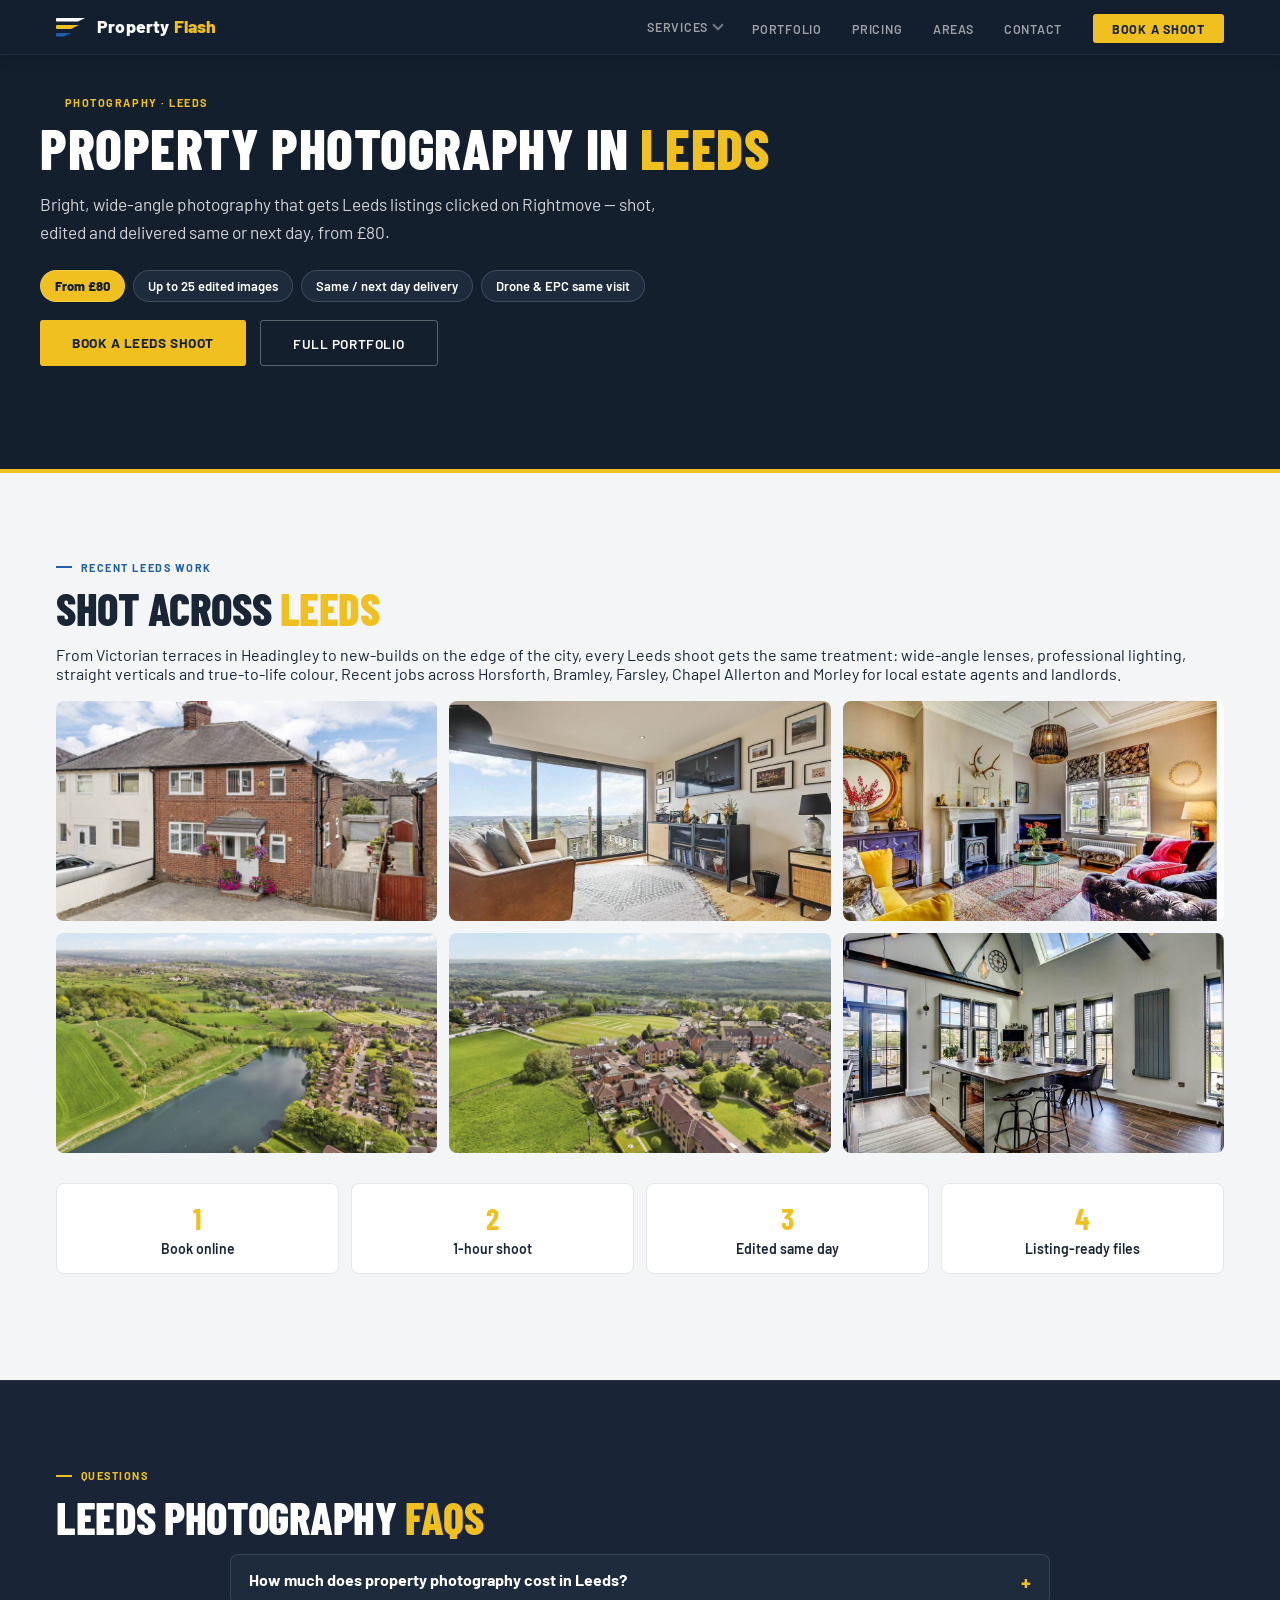
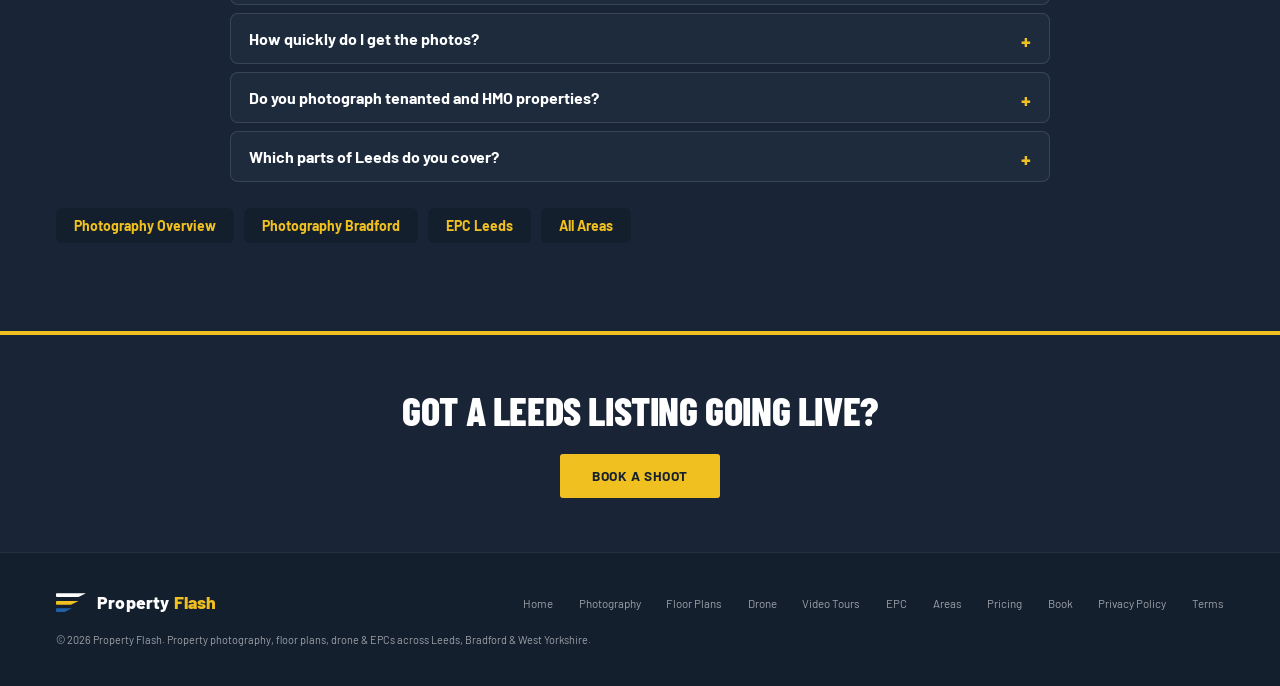
<file: property-photography/leeds/index.html>
<!DOCTYPE html>
<html lang="en">
<head>
<meta charset="UTF-8"/>
<meta name="viewport" content="width=device-width,initial-scale=1.0"/>
<title>Property Photography Leeds — From £80, Next Day | Property Flash</title>
<meta name="description" content="Professional property photography across Leeds for estate agents and landlords. Up to 25 edited wide-angle images from £80, delivered same or next day."/>
<link rel="canonical" href="https://www.propertyflash.co.uk/property-photography/leeds/"/>
<meta name="theme-color" content="#141f2e"/>
<meta property="og:type" content="website"/>
<meta property="og:site_name" content="Property Flash"/>
<meta property="og:locale" content="en_GB"/>
<meta property="og:title" content="Property Photography Leeds — From £80, Next Day | Property Flash"/>
<meta property="og:description" content="Professional property photography across Leeds for estate agents and landlords. Up to 25 edited wide-angle images from £80, delivered same or next day."/>
<meta property="og:url" content="https://www.propertyflash.co.uk/property-photography/leeds/"/>
<meta property="og:image" content="https://www.propertyflash.co.uk/og.jpg"/>
<meta name="twitter:card" content="summary_large_image"/>
<meta name="twitter:title" content="Property Photography Leeds — From £80, Next Day | Property Flash"/>
<meta name="twitter:description" content="Professional property photography across Leeds for estate agents and landlords. Up to 25 edited wide-angle images from £80, delivered same or next day."/>
<meta name="twitter:image" content="https://www.propertyflash.co.uk/og.jpg"/>
<link rel="icon" href="/favicon.ico" sizes="any"/>
<link rel="icon" type="image/svg+xml" href="/favicon.svg"/>
<link rel="apple-touch-icon" href="/apple-touch-icon.png"/>
<link rel="preconnect" href="https://fonts.googleapis.com">
<link rel="preconnect" href="https://fonts.gstatic.com" crossorigin>
<link href="https://fonts.googleapis.com/css2?family=Barlow+Condensed:wght@600;700;800&family=Barlow:wght@300;400;500;600;700&display=swap" rel="stylesheet">
<link rel="stylesheet" href="/styles.css">
<script type="application/ld+json">{"@context":"https://schema.org","@type":"ProfessionalService","@id":"https://www.propertyflash.co.uk/#business","name":"Property Flash","image":"https://www.propertyflash.co.uk/og.jpg","url":"https://www.propertyflash.co.uk","telephone":"+447776130735","email":"info@propertyflash.co.uk","priceRange":"\u00a3\u00a3","description":"Property photography, 2D floor plans, drone photography and EPCs for estate agents and landlords across Leeds, Bradford and West Yorkshire. Same or next day delivery.","areaServed":[{"@type":"City","name":"Leeds"},{"@type":"City","name":"Bradford"},{"@type":"City","name":"Guiseley"},{"@type":"City","name":"Yeadon"},{"@type":"City","name":"Horsforth"},{"@type":"City","name":"Pudsey"},{"@type":"City","name":"Headingley"},{"@type":"City","name":"Ilkley"},{"@type":"City","name":"Shipley"},{"@type":"City","name":"Keighley"},{"@type":"AdministrativeArea","name":"West Yorkshire"}],"address":{"@type":"PostalAddress","addressRegion":"West Yorkshire","addressCountry":"GB"},"openingHoursSpecification":[{"@type":"OpeningHoursSpecification","dayOfWeek":["Monday","Tuesday","Wednesday","Thursday","Friday","Saturday"],"opens":"08:00","closes":"18:00"}],"hasOfferCatalog":{"@type":"OfferCatalog","name":"Property marketing services","itemListElement":[{"@type":"Offer","itemOffered":{"@type":"Service","name":"Property Photography"},"priceCurrency":"GBP","price":"80"},{"@type":"Offer","itemOffered":{"@type":"Service","name":"2D Floor Plans"}},{"@type":"Offer","itemOffered":{"@type":"Service","name":"Drone Photography"},"priceCurrency":"GBP","price":"50"},{"@type":"Offer","itemOffered":{"@type":"Service","name":"Energy Performance Certificate"},"priceCurrency":"GBP","price":"60"},{"@type":"Offer","itemOffered":{"@type":"Service","name":"Walkthrough Video Tours"}}]}}</script>
<script type="application/ld+json">{"@context": "https://schema.org", "@type": "Service", "name": "Property Photography \u2014 Leeds", "provider": {"@id": "https://www.propertyflash.co.uk/#business"}, "areaServed": {"@type": "City", "name": "Leeds"}, "url": "https://www.propertyflash.co.uk/property-photography/leeds/", "offers": {"@type": "Offer", "priceCurrency": "GBP", "price": "80"}}</script><script type="application/ld+json">{"@context": "https://schema.org", "@type": "FAQPage", "mainEntity": [{"@type": "Question", "name": "How much does property photography cost in Leeds?", "acceptedAnswer": {"@type": "Answer", "text": "From \u00a380 for a full set of up to 25 edited, high-resolution images covering every room plus exteriors. Floor plans, drone shots and an EPC can be added to the same visit."}}, {"@type": "Question", "name": "How quickly do I get the photos?", "acceptedAnswer": {"@type": "Answer", "text": "Same or next day. Most Leeds agents have the edited set in their inbox the evening of the shoot, ready to upload to Rightmove and Zoopla."}}, {"@type": "Question", "name": "Do you photograph tenanted and HMO properties?", "acceptedAnswer": {"@type": "Answer", "text": "Yes \u2014 I manage HMOs of my own, so I'm comfortable working around tenants, arranging access and shooting rooms individually where needed."}}, {"@type": "Question", "name": "Which parts of Leeds do you cover?", "acceptedAnswer": {"@type": "Answer", "text": "All of it. Regular shoots in Horsforth, Headingley, Chapel Allerton, Roundhay, Morley, Pudsey and the city centre, plus Otley and Wetherby."}}]}</script>
</head>
<body>
<nav id="nav">
  <a class="logo" href="/">
    <div class="stripes"><span class="st stw"></span><span class="st sty"></span><span class="st stb"></span></div>
    <div class="logotype">Property <span class="fl">Flash</span></div>
  </a>
  <div class="nav-contact"><a href="tel:+447776130735" class="nphone"><svg viewBox="0 0 24 24"><path d="M22 16.92v3a2 2 0 0 1-2.18 2 19.79 19.79 0 0 1-8.63-3.07A19.5 19.5 0 0 1 4.69 12 19.79 19.79 0 0 1 1.63 3.42 2 2 0 0 1 3.6 1h3a2 2 0 0 1 2 1.72 12.84 12.84 0 0 0 .7 2.81 2 2 0 0 1-.45 2.11L7.91 8.62a16 16 0 0 0 6 6l.97-.97a2 2 0 0 1 2.11-.45 12.84 12.84 0 0 0 2.81.7A2 2 0 0 1 22 16.92z"/></svg>07776 130 735</a><a href="https://wa.me/447776130735" class="nwa" target="_blank" aria-label="WhatsApp"><svg viewBox="0 0 24 24"><path d="M20.5 3.5A11.5 11.5 0 0 0 2.1 17.4L.5 23.5l6.2-1.6A11.5 11.5 0 0 0 20.5 3.5zM12 21.3a9.3 9.3 0 0 1-4.7-1.3l-.3-.2-3.7 1 1-3.6-.2-.4a9.3 9.3 0 1 1 7.9 4.4zm5.1-7c-.3-.1-1.7-.8-1.9-.9s-.4-.1-.6.1-.7.9-.9 1.1-.3.1-.6 0c-1.7-.8-2.8-1.5-3.9-3.4-.3-.5.3-.5.9-1.5.1-.2 0-.3 0-.5s-.6-1.5-.9-2c-.2-.5-.5-.4-.6-.4h-.5c-.2 0-.5.1-.7.3-.9.9-1.3 2.1-1.3 3.3 0 1.3.9 2.8 1.1 3 .2.2 2.5 3.9 6 5.2 2.7 1.1 3.3.9 3.9.9s1.7-.7 2-1.4.3-1.3.2-1.4-.3-.1-.5-.3z"/></svg></a></div>
  <ul class="navlinks" id="nm">
    <li class="has-sub"><a href="/#services">Services</a>
      <ul class="subnav">
        <li><a href="/property-photography/">Photography</a></li>
        <li><a href="/floor-plans/">Floor Plans</a></li>
        <li><a href="/drone/">Drone</a></li>
        <li><a href="/video-tours/">Video Tours</a></li>
        <li><a href="/epc/">EPC</a></li>
      </ul>
    </li>
    <li><a href="/#gallery">Portfolio</a></li>
    <li><a href="/#pricing">Pricing</a></li>
    <li><a href="/areas/">Areas</a></li>
    <li><a href="/#contact">Contact</a></li>
    <li><a href="/#booking" class="nbtn">Book a Shoot</a></li>
  </ul>
  <button class="brgr" onclick="document.getElementById('nm').classList.toggle('open')"><span></span><span></span><span></span></button>
</nav>
<section class="sp-hero"><div class="w"><div class="eye">Photography &middot; Leeds</div><h1>Property Photography in <span class="y">Leeds</span></h1><p class="sp-lead">Bright, wide-angle photography that gets Leeds listings clicked on Rightmove &mdash; shot, edited and delivered same or next day, from &pound;80.</p><div class="price-chips"><span class="pchip gold">From &pound;80</span><span class="pchip">Up to 25 edited images</span><span class="pchip">Same / next day delivery</span><span class="pchip">Drone &amp; EPC same visit</span></div><div class="h-btns"><a href="/#booking" class="bta">Book a Leeds Shoot</a><a href="/property-photography/" class="btb">Full Portfolio</a></div></div></section>
<div class="lt"><div class="w"><div class="eye">Recent Leeds Work</div><h2>Shot across <span class="y">Leeds</span></h2>
<p>From Victorian terraces in Headingley to new-builds on the edge of the city, every Leeds shoot gets the same treatment: wide-angle lenses, professional lighting, straight verticals and true-to-life colour. Recent jobs across Horsforth, Bramley, Farsley, Chapel Allerton and Morley for local estate agents and landlords.</p>
<div class="pgal" style="margin-top:18px"><img src="/images/property-photography-leeds-brick-semi-exterior.jpg" alt="Exterior property photography of a red-brick semi-detached house in Leeds with block-paved driveway" loading="lazy"><img src="/images/gallery-1.jpg" alt="Wide-angle living room photography for a Leeds estate agent listing" loading="lazy"><img src="/images/gallery-2.jpg" alt="Interior property photo from a recent Leeds shoot" loading="lazy"><img src="/images/drone-photography-leeds-lakeside-estate.jpg" alt="Drone photograph of a lakeside residential estate in Leeds with the city skyline behind" loading="lazy"><img src="/images/drone-photography-leeds-cricket-ground.jpg" alt="Aerial drone shot over a Leeds suburb and cricket ground" loading="lazy"><img src="/images/gallery-4.jpg" alt="Kitchen photography from a Leeds property listing" loading="lazy"></div>
<div class="steps-4" style="margin-top:30px"><div><b>1</b>Book online</div><div><b>2</b>1-hour shoot</div><div><b>3</b>Edited same day</div><div><b>4</b>Listing-ready files</div></div></div></div>
<div class="dk"><div class="w"><div class="eye">Questions</div><h2>Leeds photography <span class="y">FAQs</span></h2><div class="faq"><details><summary>How much does property photography cost in Leeds?</summary><p>From £80 for a full set of up to 25 edited, high-resolution images covering every room plus exteriors. Floor plans, drone shots and an EPC can be added to the same visit.</p></details><details><summary>How quickly do I get the photos?</summary><p>Same or next day. Most Leeds agents have the edited set in their inbox the evening of the shoot, ready to upload to Rightmove and Zoopla.</p></details><details><summary>Do you photograph tenanted and HMO properties?</summary><p>Yes — I manage HMOs of my own, so I'm comfortable working around tenants, arranging access and shooting rooms individually where needed.</p></details><details><summary>Which parts of Leeds do you cover?</summary><p>All of it. Regular shoots in Horsforth, Headingley, Chapel Allerton, Roundhay, Morley, Pudsey and the city centre, plus Otley and Wetherby.</p></details></div>
<div class="citylinks" style="margin-top:26px"><a href="/property-photography/">Photography Overview</a><a href="/property-photography/bradford/">Photography Bradford</a><a href="/epc/leeds/">EPC Leeds</a><a href="/areas/">All Areas</a></div></div></div>
<div class="sp-cta"><h2>Got a Leeds listing going live?</h2><a href="/#booking" class="bta">Book a Shoot</a></div>
<footer>
  <div class="ft">
    <a class="logo" href="/"><div class="stripes"><span class="st stw"></span><span class="st sty"></span><span class="st stb"></span></div><div class="logotype">Property <span class="fl">Flash</span></div></a>
    <div class="ftlinks"><a href="/">Home</a><a href="/property-photography/">Photography</a><a href="/floor-plans/">Floor Plans</a><a href="/drone/">Drone</a><a href="/video-tours/">Video Tours</a><a href="/epc/">EPC</a><a href="/areas/">Areas</a><a href="/#pricing">Pricing</a><a href="/#booking">Book</a><a href="/privacy/">Privacy Policy</a><a href="/terms/">Terms</a></div>
    <div class="ftcopy">&copy; 2026 Property Flash. Property photography, floor plans, drone &amp; EPCs across Leeds, Bradford &amp; West Yorkshire.</div>
  </div>
</footer>
<script>window.addEventListener('scroll',()=>document.getElementById('nav').classList.toggle('sm',scrollY>60));</script>
</body>
</html>
</file>
<file: styles.css>
:root{
  --navy:#141f2e;
  --navy2:#192537;
  --navy3:#1e2f44;
  --navy4:#253450;
  --slate:#344a62;
  --g100:#f3f5f7;
  --g200:#e3e8ed;
  --g300:#c5cfd9;
  --g400:#8fa2b3;
  --g500:#5b7080;
  --yellow:#f0c020;
  --yellowd:#d9ac18;
  --blue:#2060a8;
  --bluel:#3a7fd4;
  --white:#fff;
  --muted:rgba(255,255,255,.58);
  --muted2:rgba(255,255,255,.8);
}
*{margin:0;padding:0;box-sizing:border-box}
html{scroll-behavior:smooth;scroll-padding-top:80px}
body{font-family:"Barlow",sans-serif;background:var(--navy);color:var(--white);overflow-x:hidden;-webkit-font-smoothing:antialiased}

/* NAV */
nav{position:fixed;top:0;left:0;right:0;z-index:999;display:flex;align-items:center;justify-content:space-between;padding:1.1rem 3.5rem;background:rgba(20,31,46,.98);backdrop-filter:blur(20px);border-bottom:1px solid rgba(255,255,255,.07);box-shadow:0 2px 12px rgba(0,0,0,.18);transition:.3s}
nav.sm{padding:.72rem 3.5rem}
.logo{display:flex;align-items:center;gap:11px;text-decoration:none}
.stripes{display:flex;flex-direction:column;gap:3.5px}
.st{display:block;height:4px;border-radius:1px}
.stw{width:30px;background:var(--white);clip-path:polygon(0 0,100% 0,calc(100% - 8px) 100%,0 100%)}
.sty{width:23px;background:var(--yellow);clip-path:polygon(0 0,100% 0,calc(100% - 8px) 100%,0 100%)}
.stb{width:16px;background:var(--blue);clip-path:polygon(0 0,100% 0,calc(100% - 8px) 100%,0 100%)}
.logotype{font-family:"Barlow",sans-serif;font-weight:800;font-size:1.1rem;letter-spacing:.01em;color:var(--white);line-height:1}
.logotype .fl{color:var(--yellow)}
.navlinks{display:flex;align-items:center;gap:1.9rem;list-style:none}
.navlinks a{color:var(--muted);text-decoration:none;font-size:.78rem;font-weight:600;letter-spacing:.06em;text-transform:uppercase;transition:.2s}
.navlinks a:hover{color:var(--white)}
.nbtn{background:var(--yellow)!important;color:var(--navy)!important;padding:.48rem 1.2rem;border-radius:3px;font-weight:700!important}
.nbtn:hover{background:var(--yellowd)!important}
.brgr{display:none;flex-direction:column;gap:5px;background:none;border:none;cursor:pointer}
.brgr span{display:block;width:22px;height:2px;background:var(--white)}

/* HERO - Big and dramatic */
#hero{min-height:100vh;display:flex;align-items:center;position:relative;overflow:hidden}
.hero-photo{position:absolute;inset:0}
.hero-photo img{width:100%;height:100%;object-fit:cover;object-position:center 38%}
.hero-fade{position:absolute;inset:0;background:linear-gradient(108deg,rgba(14,22,35,.96) 0%,rgba(14,22,35,.88) 38%,rgba(14,22,35,.32) 100%)}
.hero-content{position:relative;z-index:2;max-width:1200px;margin:0 auto;padding:10rem 3.5rem 6rem;display:grid;grid-template-columns:1.15fr 1fr;gap:5rem;align-items:center}
.h-tag{font-size:.7rem;font-weight:700;letter-spacing:.14em;text-transform:uppercase;color:var(--yellow);display:block;margin-bottom:1rem}
h1{font-family:"Barlow Condensed",sans-serif;font-size:clamp(3.8rem,6.5vw,6rem);font-weight:800;line-height:.97;text-transform:uppercase;letter-spacing:-.01em;margin-bottom:1.3rem}
h1 .y{color:var(--yellow)}
.h-lead{color:var(--muted2);font-size:1rem;line-height:1.78;max-width:450px;margin-bottom:2rem;font-weight:400}
.h-btns{display:flex;gap:.9rem;flex-wrap:wrap;margin-bottom:3rem}
.bta{background:var(--yellow);color:var(--navy);padding:.85rem 2rem;border-radius:3px;font-weight:700;font-size:.85rem;text-decoration:none;letter-spacing:.04em;text-transform:uppercase;transition:.2s;display:inline-block}
.bta:hover{background:var(--yellowd);transform:translateY(-2px)}
.btb{border:1.5px solid rgba(255,255,255,.3);color:var(--white);padding:.85rem 2rem;border-radius:3px;font-weight:600;font-size:.85rem;text-decoration:none;letter-spacing:.04em;text-transform:uppercase;transition:.2s;display:inline-block}
.btb:hover{border-color:var(--yellow);color:var(--yellow)}
.h-stats{display:flex;gap:1rem;flex-wrap:wrap}
.stat-pill{display:flex;align-items:center;gap:.75rem;background:rgba(14,22,35,.72);backdrop-filter:blur(8px);border:1px solid rgba(255,255,255,.1);border-radius:6px;padding:.7rem 1.1rem .7rem .85rem;transition:.25s}
.stat-pill:hover{background:rgba(14,22,35,.85);border-color:rgba(240,192,32,.25)}
.stat-ico{width:36px;height:36px;background:rgba(240,192,32,.12);border-radius:5px;display:flex;align-items:center;justify-content:center;flex-shrink:0}
.stat-ico svg{width:17px;height:17px;stroke:var(--yellow);fill:none;stroke-width:2;stroke-linecap:round;stroke-linejoin:round}
.spn{font-family:"Barlow Condensed",sans-serif;font-size:1.7rem;font-weight:800;color:var(--white);display:block;line-height:1}
.spl{font-size:.72rem;color:rgba(255,255,255,.7);text-transform:uppercase;letter-spacing:.1em;margin-top:.15rem;display:block;font-weight:600}

/* Hero right - service cards */
.hcards{display:flex;flex-direction:column;gap:.85rem}
.hcard{background:rgba(25,37,55,.78);border:1px solid rgba(255,255,255,.1);border-left:3px solid var(--yellow);border-radius:4px;padding:1rem 1.2rem;display:flex;align-items:center;gap:1rem;transition:.25s}
.hcard:hover{background:rgba(25,37,55,.95)}
.hcard-ico{width:44px;height:44px;background:linear-gradient(135deg,rgba(240,192,32,.22),rgba(240,192,32,.08));border:1px solid rgba(240,192,32,.25);border-radius:8px;display:flex;align-items:center;justify-content:center;flex-shrink:0}
.hcard-ico svg{width:20px;height:20px;stroke-width:1.8;stroke-linecap:round;stroke-linejoin:round}
.hcard h4{font-size:.9rem;font-weight:700;margin-bottom:.12rem}
.hcard p{font-size:.73rem;color:var(--muted)}

/* TRUST BAR - light */
.trust{background:var(--g100);padding:2.8rem 3.5rem;color:#1a2535}
.trust-inner{max-width:1200px;margin:0 auto;display:grid;grid-template-columns:repeat(4,1fr);gap:1.5rem}
.titem{display:flex;align-items:center;gap:.9rem}
.tico{width:44px;height:44px;background:var(--navy2);border-radius:6px;display:flex;align-items:center;justify-content:center;flex-shrink:0}
.tico svg{width:20px;height:20px;stroke:var(--yellow);fill:none;stroke-width:2;stroke-linecap:round;stroke-linejoin:round}
.titem h4{font-size:.88rem;font-weight:700;color:#1a2535;margin-bottom:.08rem}
.titem p{font-size:.73rem;color:var(--g500)}

/* LAYOUT */
.dk{background:var(--navy2);padding:5.5rem 3.5rem;border-top:1px solid rgba(255,255,255,.06)}
.dk2{background:var(--navy3);padding:5.5rem 3.5rem;border-top:1px solid rgba(255,255,255,.06)}
.lt{background:var(--g100);padding:5.5rem 3.5rem;color:#1a2535}
.lt2{background:var(--g200);padding:5.5rem 3.5rem;color:#1a2535}
.w{max-width:1200px;margin:0 auto}
.eye{font-size:.68rem;font-weight:700;letter-spacing:.14em;text-transform:uppercase;display:flex;align-items:center;gap:.55rem;margin-bottom:.65rem}
.eye::before{content:"";width:16px;height:2px;flex-shrink:0}
.dk .eye,.dk2 .eye{color:var(--yellow)}
.dk .eye::before,.dk2 .eye::before{background:var(--yellow)}
.lt .eye,.lt2 .eye{color:var(--blue)}
.lt .eye::before,.lt2 .eye::before{background:var(--blue)}
h2{font-family:"Barlow Condensed",sans-serif;font-size:clamp(2rem,3.5vw,2.9rem);font-weight:800;text-transform:uppercase;line-height:1.08;letter-spacing:-.01em;margin-bottom:.8rem}
.dk h2,.dk2 h2{color:var(--white)}
.lt h2,.lt2 h2{color:#1a2535}
.y{color:var(--yellow)}
.b{color:var(--blue)}
.sub{font-size:.9rem;line-height:1.78;max-width:520px}
.dk .sub,.dk2 .sub{color:var(--muted2)}
.lt .sub,.lt2 .sub{color:var(--g500)}

/* SERVICES */
.svc-grid{display:grid;grid-template-columns:repeat(4,1fr);gap:1.1rem;margin-top:2.8rem}
.svc{background:var(--navy4);border:1px solid rgba(255,255,255,.07);border-radius:6px;transition:.3s;overflow:visible}
.svc:hover{transform:translateY(-5px);border-color:rgba(240,192,32,.3)}
.svc-img{aspect-ratio:4/3;overflow:hidden;background:var(--slate);border-radius:6px 6px 0 0}
.svc-img img{width:100%;height:100%;object-fit:cover;transition:.4s}
.svc:hover .svc-img img{transform:scale(1.06)}
.svc-body{padding:1.4rem}
.svc-ico{width:54px;height:54px;background:linear-gradient(140deg,var(--navy3),var(--navy));border:1px solid rgba(240,192,32,.38);border-radius:13px;display:flex;align-items:center;justify-content:center;margin-bottom:1rem;box-shadow:inset 0 1px 0 rgba(255,255,255,.05),0 8px 18px rgba(0,0,0,.28)}
.svc-ico svg{width:27px;height:27px;fill:none;stroke:var(--yellow);stroke-width:1.7;stroke-linecap:round;stroke-linejoin:round}
.svc h3{font-family:"Barlow Condensed",sans-serif;font-size:1.35rem;font-weight:700;text-transform:uppercase;letter-spacing:.01em;margin-bottom:.45rem;color:var(--white);word-break:normal;overflow-wrap:break-word;line-height:1.1}
.svc p{font-size:.8rem;color:var(--muted);line-height:1.65}
.svc-tag{display:inline-block;margin-top:.8rem;font-size:.62rem;font-weight:700;letter-spacing:.07em;text-transform:uppercase;color:var(--g400);border:1px solid rgba(255,255,255,.1);padding:.2rem .6rem;border-radius:2px}

/* WHY */
.why-grid{display:grid;grid-template-columns:repeat(3,1fr);gap:1.3rem;margin-top:2.8rem}
.wcard{background:var(--white);border:1px solid var(--g200);border-radius:6px;padding:1.8rem;transition:.25s}
.wcard:hover{box-shadow:0 8px 28px rgba(0,0,0,.1);transform:translateY(-3px)}
.wcard-ico{width:44px;height:44px;background:var(--g100);border-radius:6px;display:flex;align-items:center;justify-content:center;margin-bottom:1rem}
.wcard-ico svg{width:20px;height:20px;stroke:var(--blue);fill:none;stroke-width:2;stroke-linecap:round;stroke-linejoin:round}
.wcard h3{font-family:"Barlow Condensed",sans-serif;font-size:1.2rem;font-weight:700;text-transform:uppercase;color:#1a2535;margin-bottom:.45rem}
.wcard p{font-size:.8rem;color:var(--g500);line-height:1.7}

/* ABOUT */
.about-grid{display:grid;grid-template-columns:5fr 7fr;gap:6rem;align-items:center;margin-top:2.5rem}
.about-photo{border-radius:8px;background:var(--slate);position:relative;max-width:100%;margin:0;aspect-ratio:5/4;overflow:hidden}
.about-photo img{width:100%;height:100%;object-fit:cover;display:block;border-radius:8px}
.about-badge{position:absolute;bottom:-15px;right:-15px;background:var(--yellow);color:var(--navy);padding:1.2rem 1.4rem;border-radius:4px;box-shadow:0 10px 30px rgba(240,192,32,.3);text-align:center}
.abn{font-family:"Barlow Condensed",sans-serif;font-size:1.7rem;font-weight:800;display:block}
.abs{font-size:.62rem;font-weight:700;text-transform:uppercase;letter-spacing:.05em}
.about-text p{font-size:.88rem;line-height:1.85;margin-bottom:1rem;color:var(--g500)}
.about-text h2{margin-bottom:1.1rem}
.chips{display:flex;flex-wrap:wrap;gap:.4rem;margin:1.3rem 0}
.chip{background:var(--g100);border:1px solid var(--g300);color:var(--g500);font-size:.7rem;font-weight:600;padding:.25rem .7rem;border-radius:2px}
.about-contact{display:flex;align-items:center;gap:1.2rem;background:var(--g100);border:1px solid var(--g200);border-left:3px solid var(--yellow);border-radius:4px;padding:.9rem 1.2rem;margin-top:1.5rem}
.ac-img{width:50px;height:50px;border-radius:4px;overflow:hidden;flex-shrink:0}
.ac-img img{width:100%;height:100%;object-fit:cover}
.about-contact p{font-size:.8rem;color:var(--g500);line-height:1.6}
.about-contact strong{color:#1a2535}

/* GALLERY */
.gal-hd{display:flex;justify-content:space-between;align-items:flex-end;margin-bottom:2rem;flex-wrap:wrap;gap:1rem}
.gal-grid{display:grid;grid-template-columns:repeat(3,1fr);grid-auto-rows:255px;gap:.9rem}
.gal-grid .gi:first-child{grid-column:span 2;grid-row:span 2}
.gi{border-radius:5px;overflow:hidden;position:relative;background:var(--slate)}
.gi img{width:100%;height:100%;object-fit:cover;transition:.4s;display:block}
.gi:hover img{transform:scale(1.05)}
.gio{position:absolute;inset:0;background:linear-gradient(to top,rgba(14,22,35,.78) 0%,transparent 55%);opacity:0;transition:.3s;display:flex;align-items:flex-end;padding:.8rem}
.gi:hover .gio{opacity:1}
.gio span{font-size:.67rem;font-weight:700;text-transform:uppercase;letter-spacing:.07em}
.drone-grid{display:grid;grid-template-columns:repeat(4,1fr);gap:.9rem;margin-top:1.5rem}
.di{border-radius:5px;overflow:hidden;aspect-ratio:16/10;position:relative;background:var(--slate)}
.di img{width:100%;height:100%;object-fit:cover;transition:.4s}
.di:hover img{transform:scale(1.05)}
.dtag{position:absolute;top:.6rem;left:.6rem;background:rgba(20,31,46,.88);border:1px solid rgba(240,192,32,.4);color:var(--yellow);font-size:.6rem;font-weight:700;text-transform:uppercase;letter-spacing:.07em;padding:.18rem .55rem;border-radius:2px}

/* PRICING */
.pgrid{display:grid;grid-template-columns:repeat(4,1fr);gap:1rem;margin-top:2.8rem}
.pc{background:var(--white);border:1.5px solid var(--g200);border-radius:6px;padding:2rem;position:relative;transition:.25s}
.pc:hover{box-shadow:0 10px 36px rgba(0,0,0,.12);transform:translateY(-4px)}
.pc.feat{border-color:var(--yellow);box-shadow:0 4px 20px rgba(240,192,32,.15)}
.poptag{position:absolute;top:-10px;left:50%;transform:translateX(-50%);background:var(--yellow);color:var(--navy);font-size:.62rem;font-weight:800;text-transform:uppercase;letter-spacing:.07em;padding:.2rem .85rem;border-radius:20px;white-space:nowrap}
.pc-label{font-size:.7rem;font-weight:700;text-transform:uppercase;letter-spacing:.07em;color:var(--g400);margin-bottom:.3rem}
.pc h3{font-family:"Barlow Condensed",sans-serif;font-size:1.5rem;font-weight:700;text-transform:uppercase;color:#1a2535;margin-bottom:.2rem}
.pc-price{font-family:"Barlow Condensed",sans-serif;font-size:2.9rem;font-weight:800;color:#1a2535;line-height:1;margin:.7rem 0}
.pc-price sup{font-size:1.2rem;vertical-align:super}
.pc-price small{font-size:.78rem;color:var(--g400);font-family:"Barlow",sans-serif;font-weight:400}
.pc-desc{font-size:.78rem;color:var(--g500);line-height:1.6;margin-bottom:1.2rem}
.pc-list{list-style:none;margin-bottom:1.7rem}
.pc-list li{font-size:.78rem;color:#1a2535;padding:.38rem 0;border-bottom:1px solid var(--g200);display:flex;align-items:center;gap:.55rem}
.pc-list li::before{content:"";width:5px;height:5px;border-radius:50%;background:var(--yellow);flex-shrink:0}
.pbtn{width:100%;padding:.75rem;border-radius:3px;font-family:"Barlow",sans-serif;font-size:.8rem;font-weight:700;text-transform:uppercase;letter-spacing:.05em;cursor:pointer;transition:.2s;border:none}
.pty{background:var(--yellow);color:var(--navy)}
.pty:hover{background:var(--yellowd)}
.pto{background:transparent;color:#1a2535;border:1.5px solid var(--g300)!important}
.pto:hover{border-color:var(--blue)!important;color:var(--blue)}
.p-note{text-align:center;margin-top:1.5rem;font-size:.78rem;color:var(--g400)}

/* CAL.COM BOOKING - Property Flash styled */
.cal-tabs{display:flex;gap:.5rem;justify-content:center;margin:2rem 0 1.5rem;flex-wrap:wrap}
.cal-tab{background:transparent;color:rgba(255,255,255,.7);border:1.5px solid rgba(255,255,255,.18);padding:.85rem 1.8rem;border-radius:3px;font-family:"Barlow Condensed",sans-serif;font-size:.95rem;font-weight:700;text-transform:uppercase;letter-spacing:.05em;cursor:pointer;transition:.2s;min-width:200px}
.cal-tab:hover{border-color:var(--yellow);color:var(--yellow)}
.cal-tab.active{background:var(--yellow);color:var(--navy);border-color:var(--yellow)}
.cal-tab small{display:block;font-family:"Barlow",sans-serif;font-size:.65rem;font-weight:500;letter-spacing:.04em;margin-top:.15rem;opacity:.85;text-transform:none}
.cal-panel{display:none;background:var(--white);border-radius:8px;padding:1.5rem;min-height:680px;box-shadow:0 8px 32px rgba(0,0,0,.18)}
.cal-panel.show{display:block}
.cal-panel iframe{border-radius:6px}
.cal-info{display:flex;gap:1rem;flex-wrap:wrap;justify-content:center;margin-top:1.4rem;font-size:.78rem;color:var(--muted)}
.cal-info span{display:inline-flex;align-items:center;gap:.4rem}
.cal-info svg{width:14px;height:14px;stroke:var(--yellow);fill:none;stroke-width:2;stroke-linecap:round;stroke-linejoin:round}
@media(max-width:600px){
  .cal-tab{min-width:0;flex:1;padding:.7rem .8rem;font-size:.82rem}
  .cal-panel{padding:.5rem;min-height:600px}
}

/* Price estimator */
.estimator{background:var(--g100);border:1px solid var(--g200);border-radius:6px;padding:1.5rem;margin-top:2rem}
.estimator h3{font-family:"Barlow Condensed",sans-serif;font-size:1.15rem;font-weight:700;text-transform:uppercase;color:#1a2535;margin-bottom:.3rem}
.estimator p{font-size:.78rem;color:var(--g500);margin-bottom:1.1rem}
.est-row{display:flex;gap:.8rem;flex-wrap:wrap;align-items:flex-end}
.est-row .fd{flex:1;min-width:140px;margin:0}
.est-result{background:var(--white);border:1px solid var(--g300);border-radius:4px;padding:.62rem .85rem;font-size:.85rem;font-weight:700;color:#1a2535;min-width:120px;text-align:center}
.est-result span{color:var(--blue);font-family:"Barlow Condensed",sans-serif;font-size:1.3rem;display:block}

/* REVIEWS */
.rev-shell{background:var(--white);border:1.5px solid var(--g200);border-radius:6px;padding:3rem;text-align:center;margin-top:2.5rem}
.rev-shell h3{font-family:"Barlow Condensed",sans-serif;font-size:1.3rem;font-weight:700;text-transform:uppercase;color:#1a2535;margin-bottom:.75rem}
.rev-shell p{font-size:.83rem;color:var(--g500);line-height:1.75;max-width:440px;margin:0 auto 1.5rem}
.gbtn{display:inline-flex;align-items:center;gap:.65rem;background:var(--white);color:#1a2535;border:1.5px solid var(--g300);padding:.7rem 1.5rem;border-radius:3px;font-size:.8rem;font-weight:700;text-decoration:none;transition:.2s}
.gbtn:hover{border-color:var(--blue);box-shadow:0 4px 16px rgba(0,0,0,.1)}
.gdot{width:20px;height:20px;background:#4285F4;border-radius:50%;display:flex;align-items:center;justify-content:center;font-size:.65rem;font-weight:800;color:var(--white)}

/* CONTACT */
.cgrid{display:grid;grid-template-columns:5fr 7fr;gap:5rem;align-items:start}
.cinfo h2{margin-bottom:.75rem}
.cinfo>p{font-size:.85rem;color:var(--g500);line-height:1.8;margin-bottom:1.7rem}
.crow{display:flex;align-items:center;gap:.9rem;margin-bottom:.9rem}
.cico{width:36px;height:36px;background:var(--g100);border-radius:5px;display:flex;align-items:center;justify-content:center;flex-shrink:0}
.cico svg{width:15px;height:15px;stroke:var(--blue);fill:none;stroke-width:2;stroke-linecap:round;stroke-linejoin:round}
.crow strong{display:block;font-size:.83rem;color:#1a2535;margin-bottom:.08rem}
.crow span{font-size:.72rem;color:var(--g500)}
.area-hd{font-size:.65rem;font-weight:700;text-transform:uppercase;letter-spacing:.09em;color:var(--g400);margin-top:1.3rem;margin-bottom:.55rem}
.areas{display:flex;flex-wrap:wrap;gap:.35rem}
.area{background:var(--g100);border:1px solid var(--g200);color:var(--g500);font-size:.68rem;padding:.2rem .55rem;border-radius:2px}
.cfbox{background:var(--white);border:1px solid var(--g200);border-radius:6px;padding:2rem;color:#1a2535}
.cfbox h3{font-family:"Barlow Condensed",sans-serif;font-size:1.2rem;font-weight:700;text-transform:uppercase;color:#1a2535;margin-bottom:1.1rem}
.cfbox textarea{width:100%;padding:.62rem .85rem;background:var(--g100);border:1px solid var(--g300);border-radius:3px;color:#1a2535;font-family:"Barlow",sans-serif;font-size:.85rem;resize:vertical;min-height:90px;transition:.2s}
.cfbox textarea:focus{outline:none;border-color:var(--blue)}
.cfbox textarea::placeholder{color:var(--g400)}
.csend{width:100%;padding:.72rem;background:var(--yellow);color:var(--navy);border:none;border-radius:3px;font-family:"Barlow",sans-serif;font-size:.78rem;font-weight:700;text-transform:uppercase;letter-spacing:.04em;cursor:pointer;transition:.2s;margin-top:.5rem}
.csend:hover{background:var(--yellowd)}
.csent{background:rgba(34,197,94,.08);border:1px solid rgba(34,197,94,.2);border-radius:4px;padding:1.3rem;text-align:center;display:none;color:#1a2535}

/* FOOTER */
footer{background:var(--navy);padding:2.5rem 3.5rem;border-top:1px solid rgba(255,255,255,.07)}
.ft{max-width:1200px;margin:0 auto;display:flex;justify-content:space-between;align-items:center;flex-wrap:wrap;gap:1.3rem}
.ftlinks{display:flex;gap:1.6rem}
.ftlinks a{color:var(--muted);font-size:.72rem;text-decoration:none;transition:.2s}
.ftlinks a:hover{color:var(--yellow)}
.ftcopy{font-size:.68rem;color:var(--muted)}

@media(max-width:960px){
  nav{padding:.9rem 1.5rem}
  nav.sm{padding:.7rem 1.5rem}
  .navlinks{display:none}
  .navlinks.open{display:flex;flex-direction:column;position:fixed;top:62px;left:0;right:0;background:var(--navy);padding:1.8rem 1.5rem;gap:1.2rem;border-bottom:1px solid rgba(255,255,255,.07)}
  .brgr{display:flex}
  .hero-content{grid-template-columns:1fr;padding:7.5rem 1.5rem 4.5rem;gap:2rem}
  .hcards{display:none}
  .h-stats{gap:.6rem}
  .stat-pill{padding:.55rem .85rem .55rem .7rem}
  .spn{font-size:1.4rem}
  .trust{padding:2.5rem 1.5rem}
  .trust-inner{grid-template-columns:1fr 1fr}
  .dk,.dk2,.lt,.lt2{padding:4rem 1.5rem}
  .svc-grid{grid-template-columns:1fr 1fr}
  .why-grid{grid-template-columns:1fr}
  .about-grid{grid-template-columns:1fr;gap:2.5rem}
  .about-photo{max-width:100%;margin:0 auto}
  .about-badge{display:none}
  .gal-grid{grid-template-columns:1fr 1fr;grid-auto-rows:200px}
  .gal-grid .gi:first-child{grid-column:span 2;grid-row:span 1}
  .drone-grid{grid-template-columns:1fr 1fr}
  .pgrid{grid-template-columns:repeat(2,1fr);max-width:680px;margin-left:auto;margin-right:auto;gap:1rem}
  .blayout{grid-template-columns:1fr}
  .fd2{grid-template-columns:1fr}
  .cgrid{grid-template-columns:1fr;gap:2.5rem}
  footer{padding:2rem 1.5rem}
  .ft{flex-direction:column;align-items:flex-start;gap:1rem}
  .est-row{flex-direction:column}
}
.nphone{display:inline-flex;align-items:center;gap:.45rem;padding:.45rem .75rem;background:rgba(255,255,255,.06);border:1px solid rgba(255,255,255,.12);border-radius:5px;color:var(--white)!important;font-weight:700;font-size:.82rem;letter-spacing:.01em;transition:.2s;white-space:nowrap;text-decoration:none}.nphone:hover{background:rgba(240,192,32,.14);border-color:rgba(240,192,32,.5);color:var(--yellow)!important}.nphone svg{width:13px;height:13px;stroke:currentColor;fill:none;stroke-width:2}.nwa{display:inline-flex;align-items:center;justify-content:center;width:36px;height:36px;background:#25D366;border-radius:50%;transition:.2s;color:#fff!important}.nwa:hover{transform:scale(1.08);background:#1EB954}.nwa svg{width:18px;height:18px;fill:#fff}.prep-grid{display:grid;grid-template-columns:repeat(3,1fr);gap:1.2rem;margin-top:2rem}.prep-card{background:#fff;border:1px solid var(--g200);border-radius:8px;padding:1.5rem;transition:.25s}.prep-card:hover{transform:translateY(-2px);box-shadow:0 6px 20px rgba(20,31,46,.08);border-color:rgba(240,192,32,.4)}.prep-ico{width:44px;height:44px;background:linear-gradient(135deg,rgba(240,192,32,.22),rgba(240,192,32,.08));border:1px solid rgba(240,192,32,.28);border-radius:8px;display:flex;align-items:center;justify-content:center;margin-bottom:1rem}.prep-ico svg{width:20px;height:20px}.prep-card h3{font-family:"Barlow Condensed",sans-serif;font-size:1.35rem;font-weight:700;color:var(--navy);margin-bottom:.4rem;text-transform:uppercase;letter-spacing:.02em}.prep-card p{font-size:.92rem;color:var(--g500);line-height:1.55}@media (max-width:900px){.prep-grid{grid-template-columns:1fr 1fr;gap:1rem}.prep-card{padding:1.2rem}}@media (max-width:600px){.prep-grid{grid-template-columns:1fr}}.cred-grid{display:grid;grid-template-columns:repeat(2,1fr);gap:1.2rem;margin:2rem 0 2.5rem;max-width:760px}.cred-card{background:#fff;border:1px solid var(--g200);border-radius:8px;padding:1.5rem;text-align:left;transition:.25s}.cred-card:hover{transform:translateY(-2px);box-shadow:0 6px 20px rgba(20,31,46,.08);border-color:rgba(240,192,32,.4)}.cred-badge{width:48px;height:48px;background:linear-gradient(135deg,rgba(240,192,32,.22),rgba(240,192,32,.08));border:1px solid rgba(240,192,32,.28);border-radius:10px;display:flex;align-items:center;justify-content:center;margin-bottom:1rem}.cred-badge svg{width:24px;height:24px;stroke-linecap:round;stroke-linejoin:round}.cred-card h3{font-family:"Barlow Condensed",sans-serif;font-size:1.35rem;font-weight:700;color:var(--navy);margin-bottom:.4rem;text-transform:uppercase;letter-spacing:.02em}.cred-card p{font-size:.92rem;color:var(--g500);line-height:1.55}.rev-cta{background:var(--navy);color:#fff;border-radius:10px;padding:2rem;display:flex;align-items:center;justify-content:space-between;gap:2rem;flex-wrap:wrap}.rev-cta h3{font-family:"Barlow Condensed",sans-serif;font-size:1.5rem;color:#fff;margin-bottom:.3rem}.rev-cta p{font-size:.95rem;color:rgba(255,255,255,.75);max-width:520px;line-height:1.55}@media (max-width:900px){.cred-grid{grid-template-columns:1fr;gap:1rem}.rev-cta{flex-direction:column;text-align:left;align-items:flex-start}}.nav-contact{display:none;align-items:center;gap:.6rem;margin-left:auto;margin-right:1rem}@media(max-width:960px){.nav-contact{display:flex}.navlinks .nphone,.navlinks .nwa{display:none}}@media(max-width:480px){.nav-contact .nphone{padding:.4rem .55rem;font-size:.75rem;gap:.3rem}.nav-contact .nphone svg{width:11px;height:11px}.nav-contact .nwa{width:32px;height:32px}.nav-contact .nwa svg{width:15px;height:15px}.nav-contact{gap:.45rem;margin-right:.6rem}}
/* =============================== MOBILE REDESIGN =============================== */

/* ----- PHONE (≤600px) — dedicated breakpoint, phones only ----- */
@media (max-width:600px){
  /* Hero */
  .hero-content{padding:6.5rem 1.2rem 3rem;gap:1.5rem}
  .hero-content h1{font-size:3rem;line-height:.95;letter-spacing:-.01em}
  .h-lead{font-size:1rem;line-height:1.5}
  .h-tag{font-size:.65rem}
  .h-btns{gap:.7rem;flex-wrap:wrap}
  .bta,.btb{padding:.85rem 1.4rem;font-size:.8rem;letter-spacing:.05em}

  /* Stat pills — 3 evenly distributed, not 2+1 */
  .h-stats{display:grid;grid-template-columns:repeat(3,1fr);gap:.5rem;width:100%}
  .stat-pill{padding:.55rem .5rem;gap:.45rem;justify-content:flex-start;min-width:0}
  .stat-ico{width:28px;height:28px}
  .stat-ico svg{width:14px;height:14px}
  .spn{font-size:1.15rem}
  .spl{font-size:.58rem;letter-spacing:.06em;white-space:nowrap;overflow:hidden;text-overflow:ellipsis}

  /* Show .hcards on mobile — 2x2 grid (was display:none) */
  .hcards{display:grid!important;grid-template-columns:1fr 1fr;gap:.6rem;margin-top:.5rem}
  .hcard{padding:.75rem .7rem;gap:.65rem;border-radius:6px;border-left-width:2px}
  .hcard-ico{width:34px;height:34px}
  .hcard-ico svg{width:16px;height:16px}
  .hcard h4{font-size:.78rem;margin-bottom:.05rem}
  .hcard p{font-size:.64rem;line-height:1.3}

  /* Trust bar — tighter on phones */
  .trust{padding:2rem 1.2rem}
  .trust-inner{grid-template-columns:1fr 1fr;gap:.9rem}
  .titem{padding:.6rem .5rem;align-items:flex-start}
  .titem h4{font-size:.78rem;line-height:1.15}
  .titem p{font-size:.65rem;line-height:1.3}
  .tico{width:32px;height:32px}
  .tico svg{width:15px;height:15px}

  /* Sections — less padding, tighter */
  .dk,.dk2,.lt,.lt2{padding:3rem 1.2rem}
  h2{font-size:1.85rem;line-height:1.05}
  .eye{font-size:.65rem}
  .sub{font-size:.88rem;line-height:1.55}

  /* Services — SINGLE column on phones (fixes text clipping for good) */
  .svc-grid{grid-template-columns:1fr;gap:.9rem;margin-top:1.5rem}
  .svc-img{aspect-ratio:16/10}
  .svc-body{padding:1.1rem}
  .svc h3{font-size:1.45rem;line-height:1.1}
  .svc p{font-size:.88rem}

  /* Why */
  .wcard{padding:1.5rem 1.2rem}
  .wcard h3{font-size:1.4rem}
  .wcard p{font-size:.9rem}

  /* About */
  .about-grid{gap:2rem}
  .about-text h2{font-size:1.85rem}

  /* Preparing Your Property — already single col at 600px */
  .prep-card h3{font-size:1.2rem}
  .prep-card p{font-size:.88rem}

  /* Gallery — SINGLE column, proper aspect ratio, no fixed height */
  .gal-grid{grid-template-columns:1fr;grid-auto-rows:auto;gap:.7rem}
  .gal-grid .gi{aspect-ratio:4/3}
  .gal-grid .gi:first-child{grid-column:span 1;grid-row:span 1;aspect-ratio:3/2}
  .gi img{width:100%;height:100%;display:block}
  /* Always show caption on mobile (no hover state possible on touch) */
  .gio{opacity:1;background:linear-gradient(to top,rgba(14,22,35,.9) 0%,transparent 65%);align-items:flex-end;padding:.6rem .8rem}
  .gio span{font-size:.68rem}

  /* Drone/exterior — 1 col on phones */
  .drone-grid{grid-template-columns:1fr;gap:.7rem}
  .di{aspect-ratio:16/10}
  .dtag{font-size:.6rem}

  /* Pricing */
  .pgrid{grid-template-columns:1fr;gap:1rem;max-width:none}
  .pc{padding:1.4rem 1.3rem}
  .pc-label{font-size:.72rem}
  .pc-price{font-size:2.4rem}
  .pc-price sup{font-size:1.1rem}

  /* Credentials */
  .cred-card{padding:1.3rem}
  .cred-card h3{font-size:1.25rem}
  .cred-card p{font-size:.88rem}
  .rev-cta{padding:1.5rem;gap:1rem}
  .rev-cta h3{font-size:1.3rem;line-height:1.15}
  .rev-cta p{font-size:.88rem}

  /* Contact */
  .cinfo h2{font-size:1.85rem}
  .crow strong{font-size:1rem}
  .crow span{font-size:.78rem}

  /* Footer */
  footer{padding:1.5rem 1.2rem}
}

/* ----- MEDIUM PHONES (≤420px) — further tightening ----- */
@media (max-width:420px){
  .hero-content h1{font-size:2.6rem}
  .stat-pill{padding:.5rem .4rem;gap:.35rem}
  .spn{font-size:1rem}
  .spl{font-size:.55rem}
  .stat-ico{width:26px;height:26px}
  .hcard h4{font-size:.72rem}
  .hcard p{font-size:.6rem}
  h2{font-size:1.65rem}
}

/* ----- Kill the sticky-nav-overlap by ensuring section padding-top accounts for nav ----- */
@media (max-width:960px){
  section[id],div[id]{scroll-margin-top:70px}
}
@media(max-width:960px){.estimator{max-width:none}.est-row{display:flex;flex-direction:column;gap:1rem}.est-row .fd,.est-row>div{width:100%;max-width:none;text-align:left}.est-result{width:100%}}
/* =============================== CONDENSED MOBILE =============================== */
@media (max-width:600px){
  /* About photo — smaller */
  .about-photo{max-width:100%}
  .about-grid{gap:1.5rem}
  .about-text p{font-size:.87rem;line-height:1.6;margin-bottom:.75rem}
  .about-text h2{margin-bottom:.75rem}
  .abtags{margin-top:1rem}

  /* Section padding — tighter on phones */
  .dk,.dk2,.lt,.lt2{padding:2.4rem 1.2rem}
  .trust{padding:1.75rem 1.2rem}

  /* Hero — a touch more compact */
  .hero-content{padding:5.5rem 1.2rem 2.5rem;gap:1.2rem}
  .hero-content h1{margin-bottom:0}
  .h-lead{margin-bottom:.5rem}

  /* Services — keep 1 col but smaller image + tighter */
  .svc-grid{gap:.7rem;margin-top:1.2rem}
  .svc-img{aspect-ratio:16/9}
  .svc-body{padding:.9rem .95rem}
  .svc h3{font-size:1.3rem;margin-bottom:.3rem}
  .svc p{font-size:.85rem;line-height:1.5}
  .svc-tag{margin-top:.55rem}

  /* Why cards — tighter */
  .why-grid{gap:.8rem}
  .wcard{padding:1.2rem 1.1rem}
  .wcard h3{font-size:1.3rem;margin-bottom:.3rem}
  .wcard p{font-size:.87rem;line-height:1.5}

  /* Prep cards — already 1 col, just tighten */
  .prep-grid{gap:.7rem;margin-top:1.3rem}
  .prep-card{padding:1rem 1.05rem}
  .prep-ico{width:38px;height:38px;margin-bottom:.6rem;border-radius:7px}
  .prep-ico svg{width:18px;height:18px}
  .prep-card h3{font-size:1.15rem;margin-bottom:.25rem}
  .prep-card p{font-size:.85rem;line-height:1.5}

  /* GALLERY — 2 columns on phone (huge scroll save) */
  .gal-grid{grid-template-columns:1fr 1fr;gap:.5rem}
  .gal-grid .gi{aspect-ratio:4/3}
  /* Hero tile spans 2 cols with a shorter aspect */
  .gal-grid .gi:first-child{grid-column:span 2;grid-row:span 1;aspect-ratio:16/10}
  .gio{padding:.45rem .55rem}
  .gio span{font-size:.58rem;letter-spacing:.04em;line-height:1.2}

  /* Exterior grid — 2 cols on phone */
  .drone-grid{grid-template-columns:1fr 1fr;gap:.5rem}
  .di{aspect-ratio:4/3}
  .dtag{font-size:.55rem;padding:.2rem .45rem}

  /* Pricing — tighter card padding */
  .pgrid{gap:.75rem}
  .pc{padding:1.25rem 1.15rem}
  .pc-label{margin-bottom:.6rem}
  .pc-price{margin-bottom:.6rem}
  .pc-desc{font-size:.86rem;line-height:1.5;margin-bottom:.85rem}
  .pc-list{margin-bottom:.85rem}
  .pc-list li{font-size:.82rem;padding:.4rem 0}

  /* Credentials — keep 1 col but tighter */
  .cred-grid{gap:.75rem;margin:1.4rem 0 1.5rem}
  .cred-card{padding:1.1rem}
  .cred-badge{width:42px;height:42px;margin-bottom:.65rem}
  .cred-badge svg{width:22px;height:22px}
  .cred-card h3{font-size:1.2rem;margin-bottom:.25rem}
  .cred-card p{font-size:.85rem;line-height:1.5}
  .rev-cta{padding:1.25rem}
  .rev-cta h3{font-size:1.2rem;margin-bottom:.25rem}
  .rev-cta p{font-size:.85rem;line-height:1.5}

  /* Contact — tighter */
  .cinfo .crow{margin-bottom:.8rem}
  .crow{gap:.8rem}

  /* Trust bar — slightly tighter */
  .trust-inner{gap:.7rem}
  .titem{padding:.55rem .45rem}

  /* Booking prep panel */
  .bkpanel{padding:1.4rem 1.2rem}
  .bkpanel h2,.bkpanel h3{margin-bottom:.5rem}
}

@media (max-width:420px){
  /* Even tighter on narrow phones */
  .about-photo{max-width:140px}
  .gal-grid{gap:.4rem}
  .drone-grid{gap:.4rem}
  .gio span{font-size:.54rem}
}

/* WhatsApp contact box */
.wabox{text-align:center;background:linear-gradient(160deg,#fff 0%,#f5f7fa 100%);border:1.5px solid var(--g200);padding:2.5rem 2rem;border-radius:8px}
.wa-icon{width:62px;height:62px;background:rgba(37,211,102,.12);border-radius:50%;display:flex;align-items:center;justify-content:center;margin:0 auto 1.1rem}
.wa-icon svg{width:32px;height:32px}
.wabox h3{font-family:"Barlow Condensed",sans-serif;font-size:1.7rem;font-weight:700;text-transform:uppercase;color:var(--navy);margin-bottom:.6rem;letter-spacing:.01em}
.wa-desc{font-size:.92rem;color:var(--g500);line-height:1.6;max-width:380px;margin:0 auto 1.5rem}
.wa-btn{display:inline-flex;align-items:center;gap:.65rem;background:#25D366;color:#fff;padding:.95rem 2rem;border-radius:4px;font-family:"Barlow",sans-serif;font-size:.95rem;font-weight:700;letter-spacing:.02em;text-decoration:none;transition:.2s;box-shadow:0 4px 16px rgba(37,211,102,.28)}
.wa-btn:hover{background:#1EB954;transform:translateY(-2px);box-shadow:0 6px 22px rgba(37,211,102,.4)}
.wa-btn svg{width:20px;height:20px}
.wa-num{margin-top:1rem;font-family:"Barlow Condensed",sans-serif;font-size:1.1rem;font-weight:700;color:var(--navy);letter-spacing:.03em}
.wa-alt{margin-top:.6rem;font-size:.82rem;color:var(--g500)}
.wa-alt a{color:var(--blue);font-weight:600;text-decoration:none}
.wa-alt a:hover{text-decoration:underline}
@media(max-width:600px){
  .wabox{padding:2rem 1.3rem}
  .wabox h3{font-size:1.4rem}
  .wa-desc{font-size:.85rem}
  .wa-btn{padding:.85rem 1.5rem;font-size:.88rem;width:100%;justify-content:center}
}


.policy-section{background:#f8f9fb;padding:5rem 3.5rem;border-top:1px solid #e2e6ea}
.policy-section h2{font-family:'Barlow Condensed',sans-serif;font-weight:800;font-size:2rem;color:#0d1b2e;margin:0 0 .5rem}
.policy-section .ps-updated{font-size:.75rem;color:#6b7280;margin-bottom:2rem}
.policy-section h3{font-family:'Barlow Condensed',sans-serif;font-weight:700;font-size:1.1rem;color:#0d1b2e;margin:1.5rem 0 .4rem}
.policy-section p,.policy-section li{font-size:.88rem;color:#374151;line-height:1.7;max-width:760px}
.policy-section ul{padding-left:1.4rem;margin:.4rem 0}
@media(max-width:600px){.policy-section{padding:3rem 1.2rem}}


/* ===== multi-page additions (sp- / pf- prefixed, no collisions) ===== */
.sp-cardlink{display:inline-block;margin-top:.8rem;font-family:'Barlow Condensed',sans-serif;font-weight:700;text-transform:uppercase;letter-spacing:.04em;font-size:.82rem;color:var(--navy);border-bottom:2px solid var(--yellow);padding-bottom:2px}
.sp-cardlink:hover{color:var(--blue)}
.sp-hero{background:var(--navy);color:#fff;padding:6rem 0 3.4rem;border-bottom:4px solid var(--yellow)}
.sp-hero .eye{color:var(--yellow)}
.sp-hero h1{font-family:'Barlow Condensed',sans-serif;font-weight:800;font-size:clamp(2.1rem,5.5vw,3.5rem);line-height:1.02;margin:.4rem 0 .9rem;text-transform:uppercase;letter-spacing:.01em}
.sp-hero h1 .y{color:var(--yellow)}
.sp-lead{max-width:660px;color:var(--muted2);font-size:1.08rem;line-height:1.6;margin:0 0 1.5rem}
.sp-split{display:grid;grid-template-columns:1.15fr .85fr;gap:2.6rem;align-items:center}
.sp-copy h2{font-family:'Barlow Condensed',sans-serif;font-weight:800;text-transform:uppercase;color:var(--navy);font-size:clamp(1.5rem,3.4vw,2rem);margin:0 0 1rem}
.sp-copy p{margin:0 0 1rem;line-height:1.72;color:#2b3a4c;font-size:1rem}
.sp-list{list-style:none;padding:0;margin:1.3rem 0 0}
.sp-list li{position:relative;padding-left:1.8rem;margin-bottom:.65rem;line-height:1.5;color:#2b3a4c}
.sp-list li::before{content:"";position:absolute;left:0;top:.4em;width:.72rem;height:.72rem;background:var(--yellow);border-radius:2px}
.sp-media img{width:100%;border-radius:12px;display:block;box-shadow:0 18px 44px rgba(20,31,46,.20)}
.sp-media.epc{background:#fff;border-radius:12px;padding:1.6rem;box-shadow:0 18px 44px rgba(20,31,46,.14)}
.sp-media.epc img{box-shadow:none;border-radius:0}
.sp-others{display:grid;grid-template-columns:repeat(auto-fit,minmax(190px,1fr));gap:1rem;margin-top:1.5rem}
.sp-oc{display:block;background:var(--navy3);border:1px solid var(--navy4);border-radius:11px;padding:1.15rem 1.25rem;color:#fff;transition:.2s}
.sp-oc:hover{border-color:var(--yellow);transform:translateY(-3px)}
.sp-oc h3{font-family:'Barlow Condensed',sans-serif;font-weight:700;text-transform:uppercase;margin:0 0 .35rem;font-size:1.18rem}
.sp-oc p{margin:0;color:var(--muted);font-size:.86rem;line-height:1.45}
.sp-cta{background:var(--navy2);border-top:4px solid var(--yellow);text-align:center;padding:3.4rem 1.2rem}
.sp-cta h2{font-family:'Barlow Condensed',sans-serif;font-weight:800;text-transform:uppercase;color:#fff;font-size:clamp(1.6rem,4.2vw,2.5rem);margin:0 auto 1.4rem;max-width:760px;line-height:1.05}
.pf-policy-wrap{padding-top:5.5rem}
.pf-prose{max-width:760px;margin:0 auto}
.pf-prose p{line-height:1.7}
.ftlinks{flex-wrap:wrap}.ftcopy{max-width:100%}
@media(max-width:760px){.sp-split{grid-template-columns:1fr;gap:1.7rem}.sp-media{order:-1}.sp-hero{padding:5rem 0 2.8rem}}

/* contained diagram thumbnails (floor plan / EPC) */
.svc-img.wimg{background:#fff}
.svc-img.wimg img{padding:10px;box-sizing:border-box}


/* === Services dropdown === */
.navlinks .has-sub{position:relative;align-self:stretch;display:flex;align-items:center}
.navlinks .has-sub>a{display:inline-flex;align-items:center;gap:.34rem}
.navlinks .has-sub>a::after{content:"";width:6px;height:6px;border-right:2px solid currentColor;border-bottom:2px solid currentColor;transform:rotate(45deg);position:relative;top:-2px;opacity:.7;transition:.2s}
.navlinks .has-sub:hover>a::after{opacity:1}
.navlinks .has-sub::before{content:"";position:absolute;top:100%;left:-10px;right:-10px;height:16px}
.navlinks .subnav{position:absolute;top:calc(100% + 12px);left:50%;transform:translateX(-50%) translateY(6px);min-width:190px;list-style:none;background:var(--navy2);border:1px solid rgba(255,255,255,.1);border-radius:9px;padding:.45rem;box-shadow:0 16px 40px rgba(8,13,22,.45);opacity:0;visibility:hidden;pointer-events:none;transition:opacity .18s ease,transform .18s ease;z-index:1000}
.navlinks .has-sub:hover .subnav,.navlinks .has-sub:focus-within .subnav{opacity:1;visibility:visible;pointer-events:auto;transform:translateX(-50%) translateY(0)}
.navlinks .subnav li{width:100%}
.navlinks .subnav a{display:block;padding:.52rem .7rem;border-radius:6px;font-size:.74rem;color:var(--muted);text-transform:uppercase;letter-spacing:.05em;white-space:nowrap}
.navlinks .subnav a:hover{background:rgba(255,255,255,.08);color:var(--yellow)}
@media(max-width:960px){
  .navlinks .has-sub{align-self:auto;width:auto;display:flex;flex-direction:column;align-items:center;gap:.9rem}
  .navlinks .has-sub>a::after{display:none}
  .navlinks .has-sub::before{display:none}
  .navlinks .subnav{position:static;transform:none;opacity:1;visibility:visible;pointer-events:auto;background:none;border:none;box-shadow:none;padding:0;margin:0;display:flex;flex-direction:column;align-items:center;gap:.7rem;min-width:0;top:auto}
  .navlinks .subnav a{padding:0;font-size:.72rem;color:var(--g400)}
}

/* === EPC rating chart === */
.epc-chart{margin:0}
.epc-chart svg{display:block;width:100%;height:auto}
.epc-chart figcaption{margin-top:.85rem;font-size:.8rem;color:var(--g500);text-align:center;line-height:1.4}

.svc-wide{display:flex;align-items:center;gap:1.4rem;margin-top:1.1rem;background:var(--navy);border:1px solid rgba(240,192,32,.25);border-radius:8px;padding:1.4rem 1.8rem;text-decoration:none;transition:.25s}
.svc-wide:hover{transform:translateY(-2px);box-shadow:0 6px 20px rgba(20,31,46,.18);border-color:rgba(240,192,32,.55)}
.svcw-ico{flex:0 0 auto;width:52px;height:52px;background:linear-gradient(135deg,rgba(240,192,32,.22),rgba(240,192,32,.08));border:1px solid rgba(240,192,32,.3);border-radius:10px;display:flex;align-items:center;justify-content:center}
.svcw-ico svg{width:26px;height:26px}
.svcw-body{flex:1}
.svcw-body h3{font-family:"Barlow Condensed",sans-serif;font-size:1.45rem;font-weight:700;color:#fff;text-transform:uppercase;letter-spacing:.02em;margin-bottom:.25rem}
.svcw-body p{font-size:.92rem;color:rgba(255,255,255,.72);line-height:1.5;max-width:640px}
.svcw-link{flex:0 0 auto;color:var(--yellow);font-weight:700;font-size:.9rem;white-space:nowrap}
@media(max-width:700px){.svc-wide{flex-direction:column;align-items:flex-start;gap:.9rem;padding:1.2rem}.svcw-link{margin-top:.2rem}}

.svc-body .sp-cardlink{display:block;width:fit-content;color:var(--yellow);margin-top:.9rem}

/* 5th hero card spans full row on phones */
@media (max-width:600px){.hcards .hcard:last-child{grid-column:span 2}}

/* ===== City pages & FAQ (SEO update Jul 2026) ===== */
.price-chips{display:flex;flex-wrap:wrap;gap:8px;margin:14px 0 18px}
.pchip{background:#1d2b3d;color:#fff;font-weight:600;font-size:13px;padding:7px 14px;border-radius:20px;border:1px solid rgba(255,255,255,.15)}
.lt .pchip{background:#141f2e}
.pchip.gold{background:#f0c020;color:#141f2e;font-weight:800}
.steps-4{display:grid;grid-template-columns:repeat(4,1fr);gap:12px;margin:18px 0}
@media(max-width:640px){.steps-4{grid-template-columns:repeat(2,1fr)}}
.steps-4 div{background:#fff;border:1px solid #e3e6ea;border-radius:8px;padding:16px 12px;text-align:center;font-size:14px;font-weight:600}
.steps-4 div b{display:block;font-family:"Barlow Condensed",sans-serif;font-size:30px;color:#f0c020;margin-bottom:4px}
.dk .steps-4 div{background:#1d2b3d;border-color:rgba(255,255,255,.12);color:#dfe5ec}
.faq{max-width:820px;margin:0 auto}
.faq details{background:#fff;border:1px solid #e3e6ea;border-radius:8px;margin:8px 0;padding:0}
.faq summary{cursor:pointer;font-weight:700;padding:15px 18px;list-style:none;position:relative}
.faq summary::after{content:"+";position:absolute;right:18px;font-size:20px;color:#f0c020}
.faq details[open] summary::after{content:"\2013"}
.faq details p{padding:0 18px 15px;color:#4a5568;font-size:15px;line-height:1.6}
.dk .faq details{background:#1d2b3d;border-color:rgba(255,255,255,.12)}
.dk .faq summary{color:#fff}
.dk .faq details p{color:#b9c3cf}
.local-quote{background:#fff;border-left:5px solid #f0c020;border-radius:0 8px 8px 0;padding:18px 20px;margin:18px 0;font-style:italic;color:#33404f;box-shadow:0 1px 3px rgba(16,24,32,.08)}
.local-quote b{display:block;font-style:normal;margin-top:8px;font-size:13px;color:#6b7683}
.pgal-hd{font-family:"Barlow Condensed",sans-serif;font-size:24px;font-weight:700;margin:34px 0 12px;color:#141f2e}
.dk .pgal-hd,.dk2 .pgal-hd{color:#fff}
.pgal{display:grid;grid-template-columns:repeat(3,1fr);gap:12px}
@media(max-width:760px){.pgal{grid-template-columns:repeat(2,1fr)}}
.pgal img{width:100%;height:220px;object-fit:cover;border-radius:8px;display:block}
.citylinks{display:flex;flex-wrap:wrap;gap:10px;margin-top:16px}
.citylinks a{background:#141f2e;color:#f0c020;font-weight:700;font-size:14px;padding:9px 18px;border-radius:6px;text-decoration:none}
.citylinks a:hover{background:#22334a}
</file>
